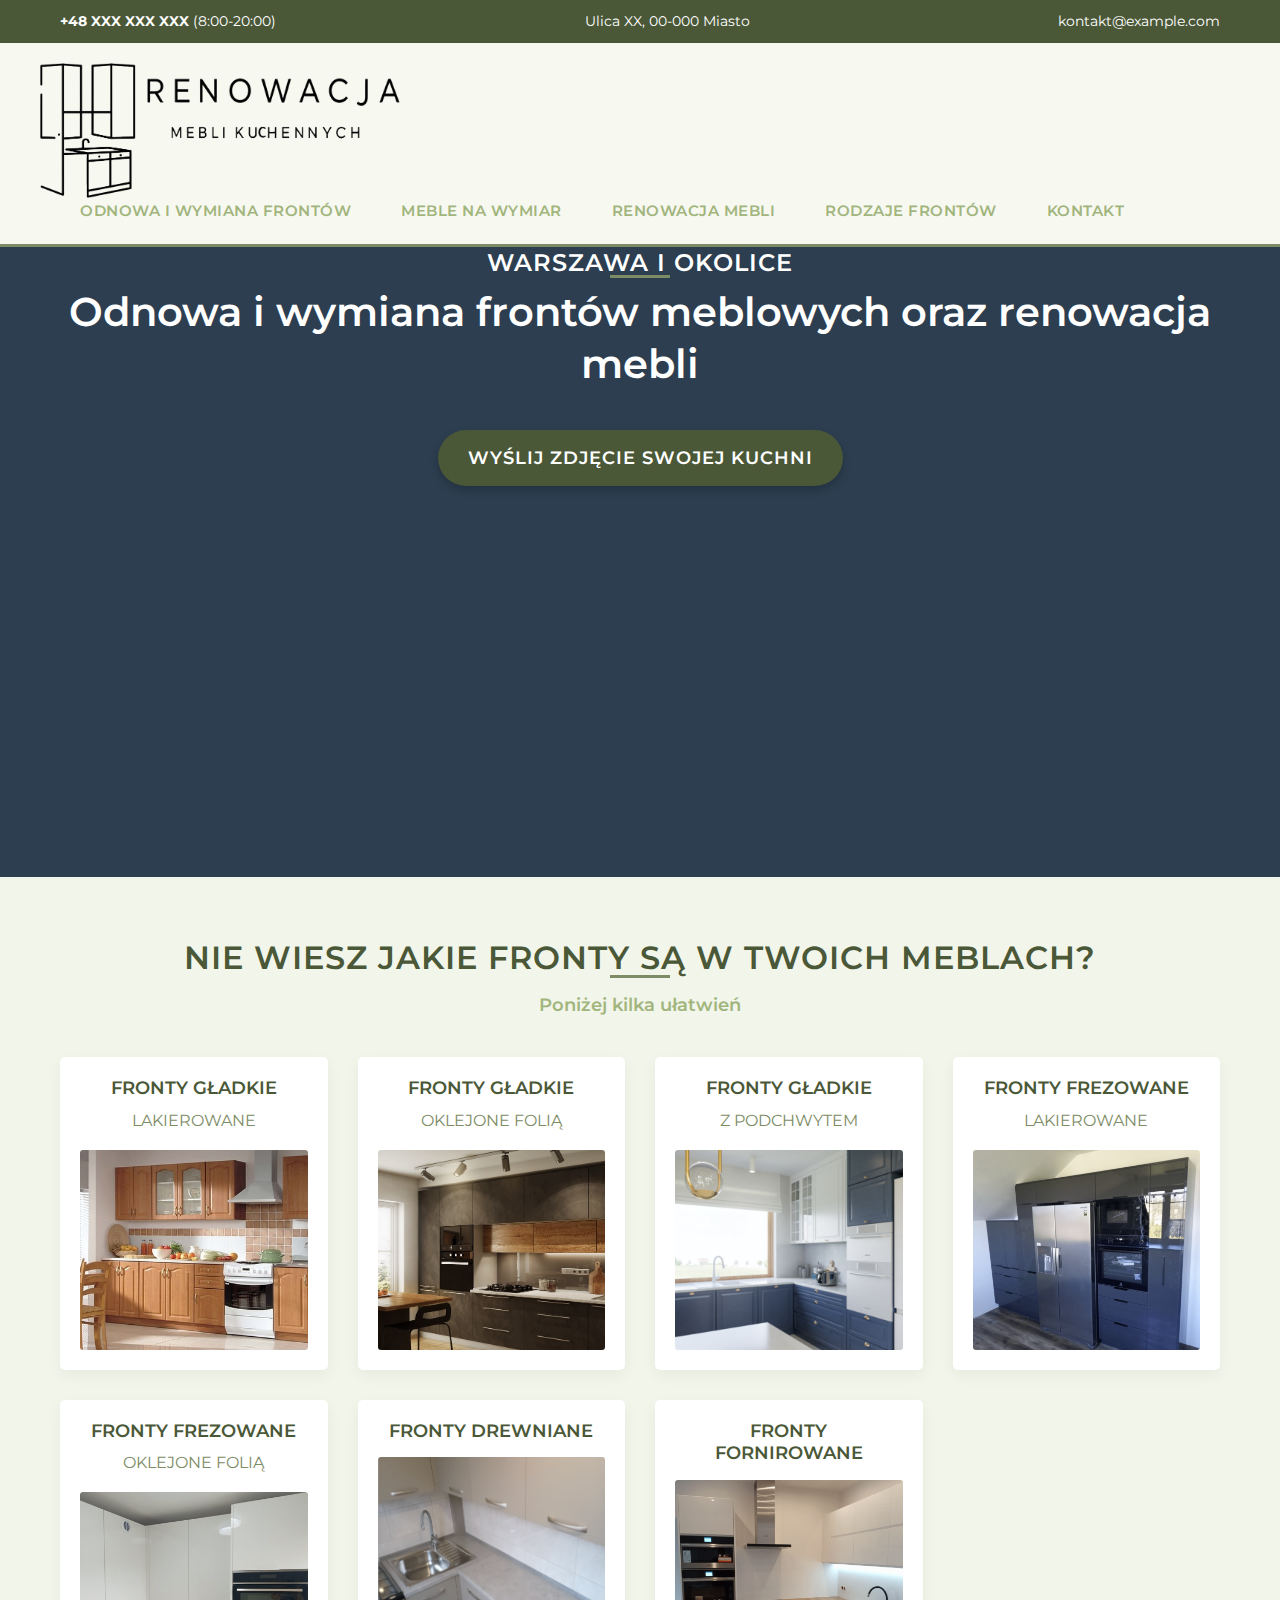
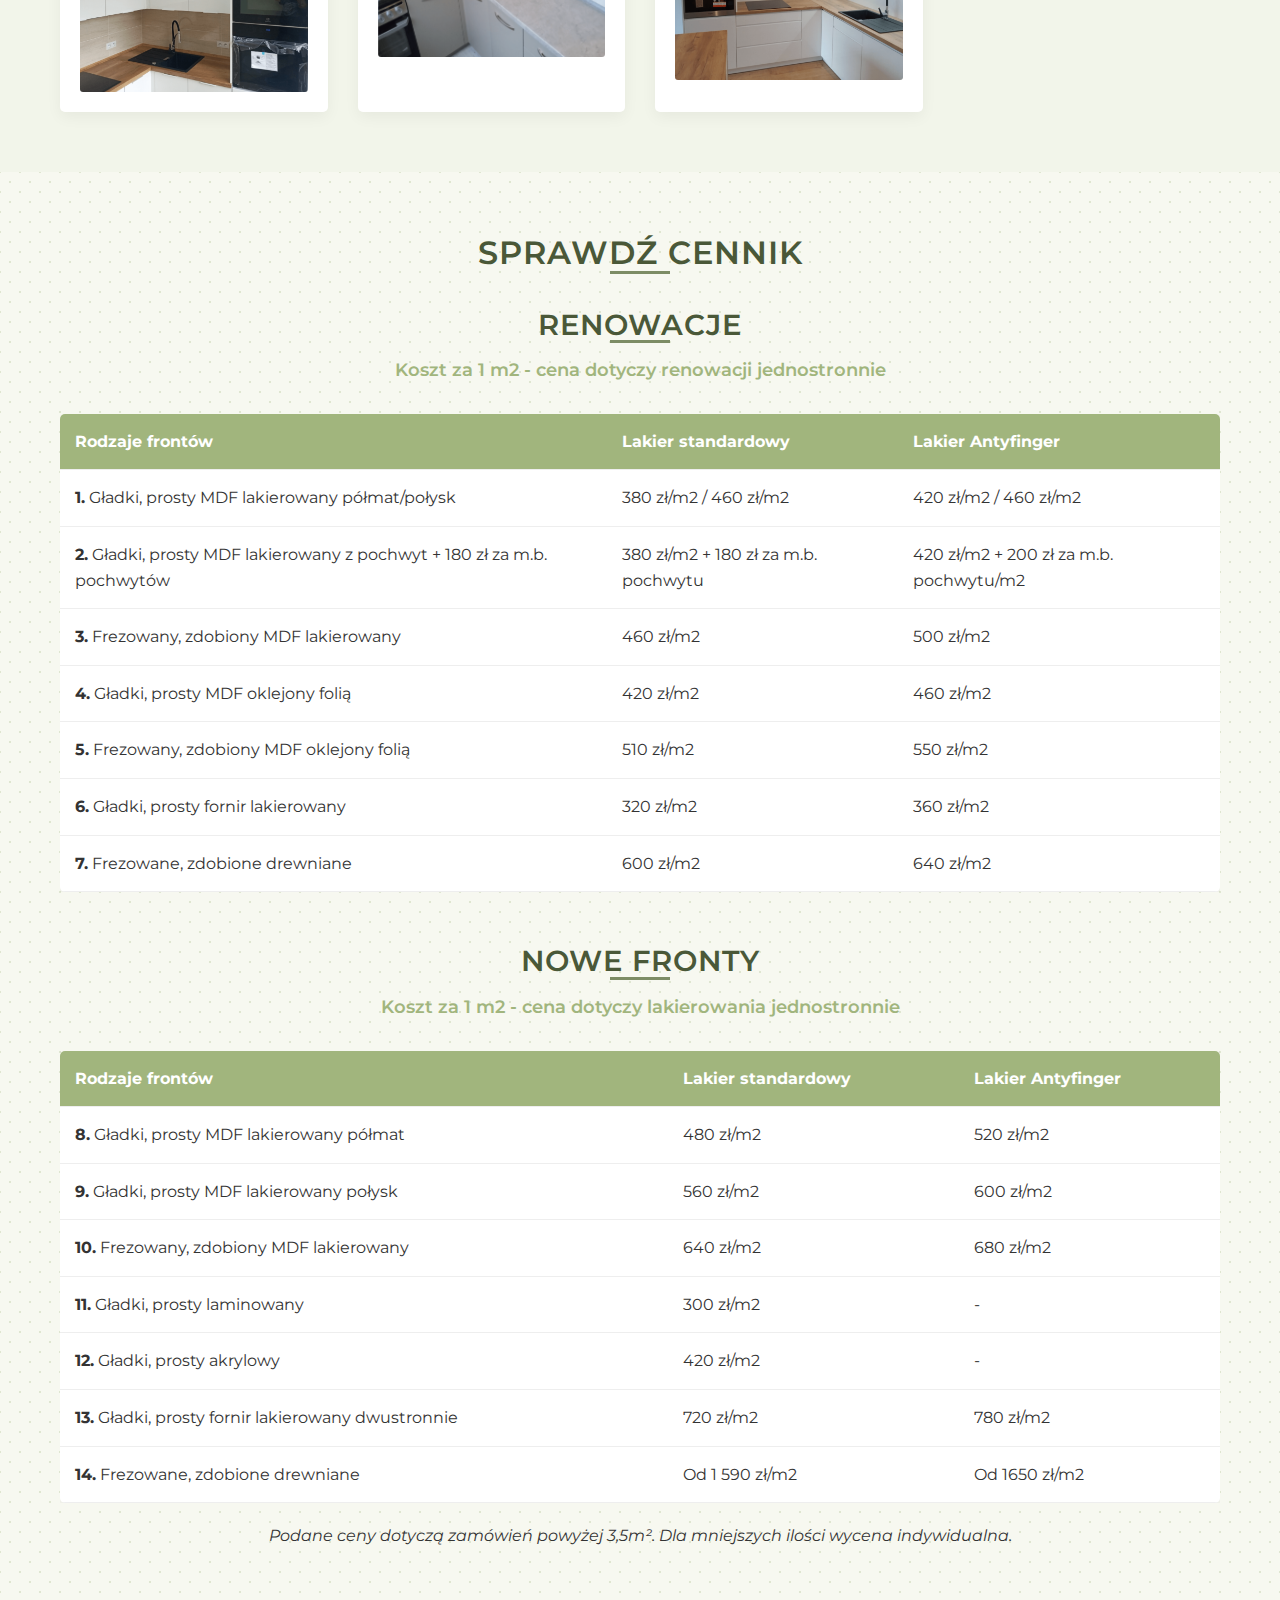
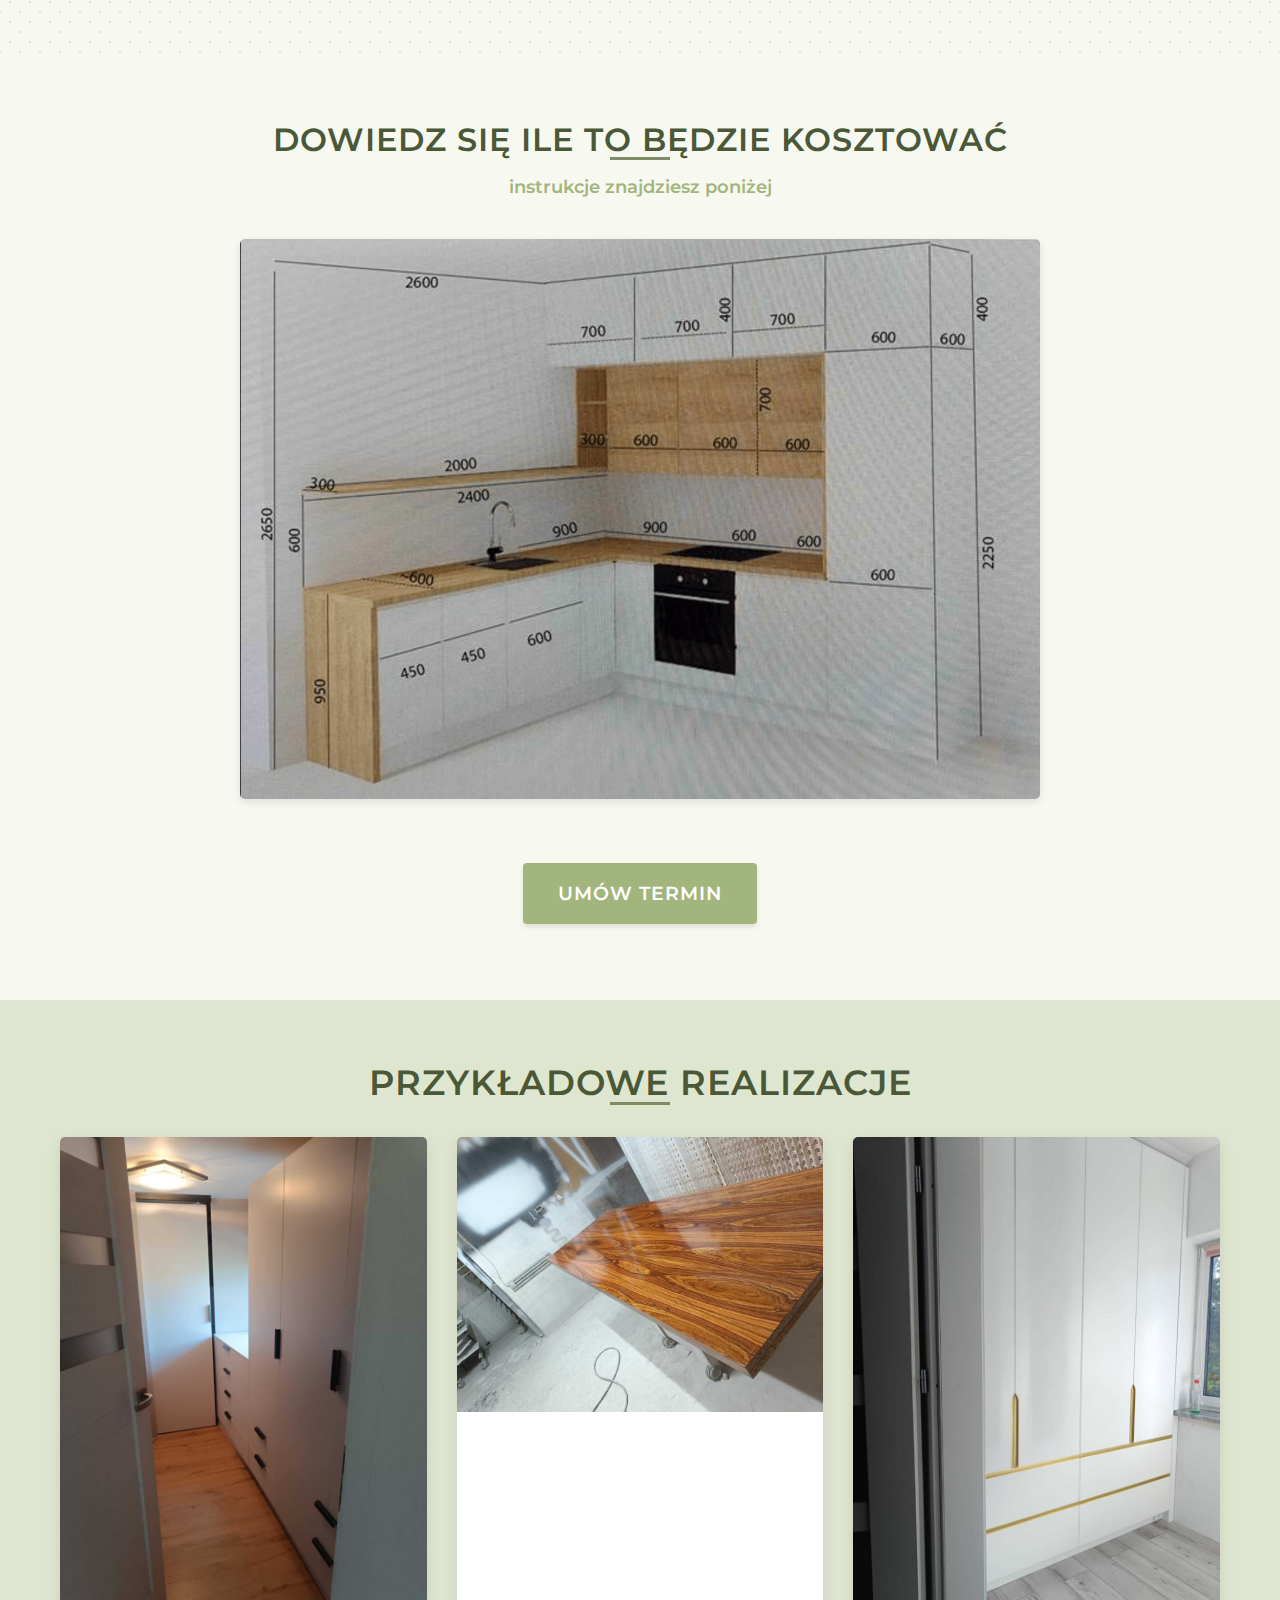
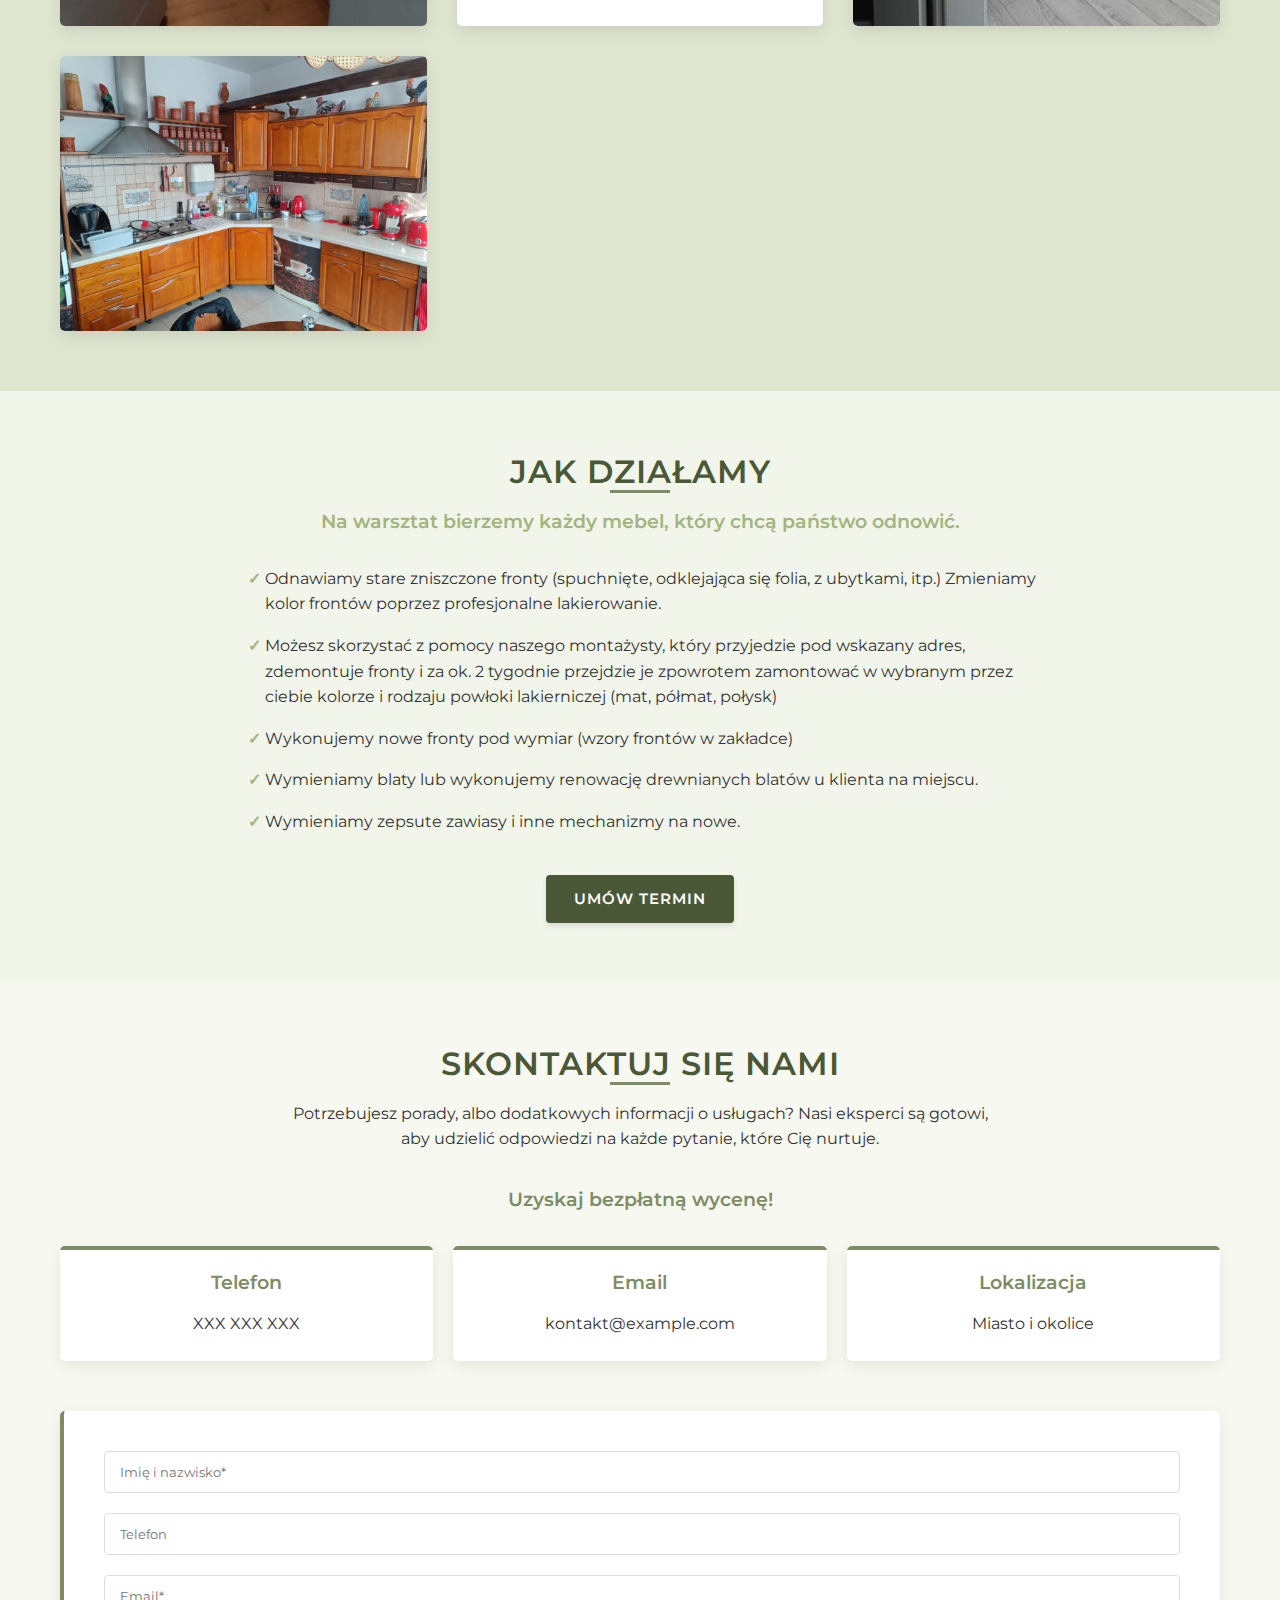
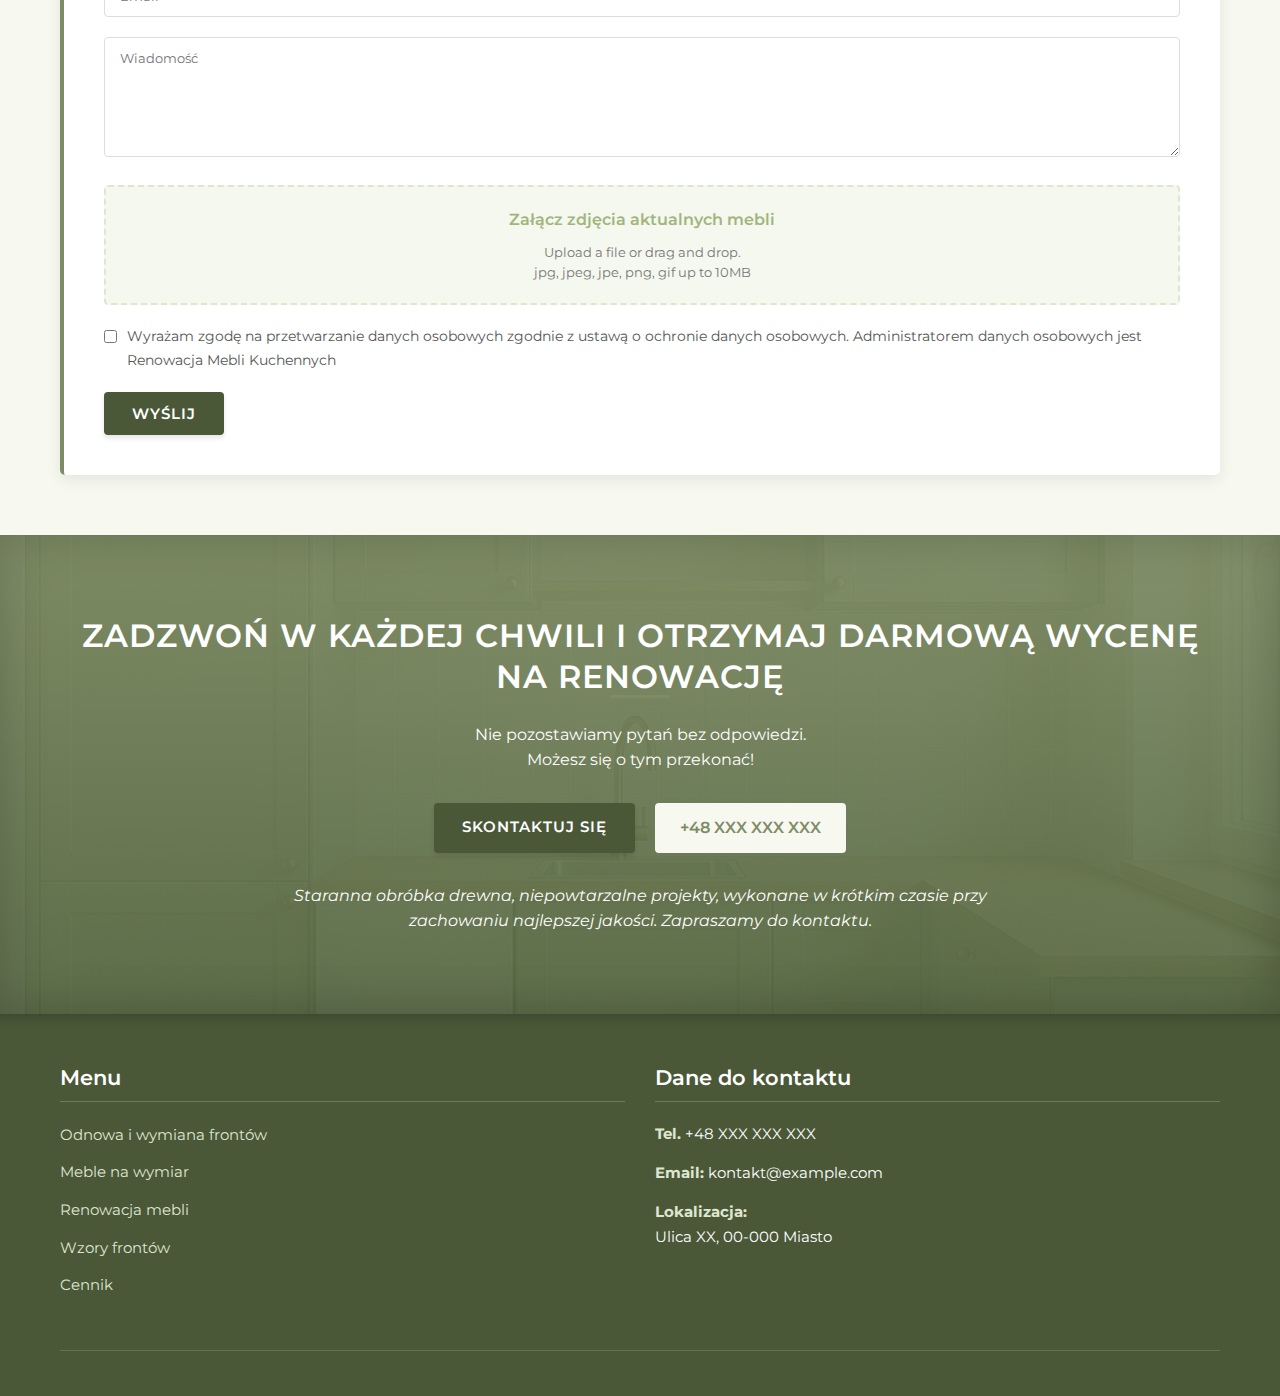
<file: index.html>
<!DOCTYPE html>
<html lang="pl">
<head>
    <meta charset="UTF-8">
    <meta name="viewport" content="width=device-width, initial-scale=1.0">
    <title>Renowacja Mebli Kuchennych</title>
    <link rel="stylesheet" href="css/styles.css">
    <link rel="stylesheet" href="https://cdnjs.cloudflare.com/ajax/libs/font-awesome/6.0.0-beta3/css/all.min.css">
</head>
<body>
    <header>
        <div class="top-bar">
            <div class="container">
                <div class="contact-info">
                    <span><strong>+48 XXX XXX XXX</strong> (8:00-20:00)</span>
                    <span>Ulica XX, 00-000 Miasto</span>
                    <span>kontakt@example.com</span>
                </div>
            </div>
        </div>
        <div class="main-header container">
            <div class="logo">
                <a href="index.html">
                    <img src="img/logo.png" alt="Renowacja Mebli Kuchennych">
                </a>
            </div>
            <nav>
                <ul>
                    <li><a href="odnowa-i-wymiana-frontow.html">ODNOWA I WYMIANA FRONTÓW</a></li>
                    <li><a href="meble-na-wymiar.html">MEBLE NA WYMIAR</a></li>
                    <li><a href="renowacja-mebli.html">RENOWACJA MEBLI</a></li>
                    <li><a href="rodzaje-frontow.html">RODZAJE FRONTÓW</a></li>
                    <li><a href="kontakt.html">KONTAKT</a></li>
                </ul>
            </nav>
        </div>
    </header>

    <section class="hero">
        <div class="container">
            <h2>Warszawa i okolice</h2>
            <h1>Odnowa i wymiana frontów meblowych oraz renowacja mebli</h1>
            <a href="#file-upload-section" class="btn" id="upload-kitchen-btn">WYŚLIJ ZDJĘCIE SWOJEJ KUCHNI</a>
        </div>
    </section>

    <section class="front-types">
        <div class="container">
            <h2>Nie wiesz jakie fronty są w Twoich meblach?</h2>
            <h5>Poniżej kilka ułatwień</h5>
            
            <div class="front-types-grid">
                <div class="front-type">
                    <h4>FRONTY GŁADKIE</h4>
                    <p>LAKIEROWANE</p>
                    <div class="front-image" style="background-image: url('img/front-gladkie-lakierowane.jpg');"></div>
                </div>
                <div class="front-type">
                    <h4>FRONTY GŁADKIE</h4>
                    <p>OKLEJONE FOLIĄ</p>
                    <div class="front-image" style="background-image: url('img/front-gladkie-oklejone.jpg');"></div>
                </div>
                <div class="front-type">
                    <h4>FRONTY GŁADKIE</h4>
                    <p>Z PODCHWYTEM</p>
                    <div class="front-image" style="background-image: url('img/front-gladkie-pochwyt.jpg');"></div>
                </div>
                <div class="front-type">
                    <h4>FRONTY FREZOWANE</h4>
                    <p>LAKIEROWANE</p>
                    <div class="front-image" style="background-image: url('img/front-frezowane-lakierowane.jpg');"></div>
                </div>
                <div class="front-type">
                    <h4>FRONTY FREZOWANE</h4>
                    <p>OKLEJONE FOLIĄ</p>
                    <div class="front-image" style="background-image: url('img/front-frezowane-oklejone.jpg');"></div>
                </div>
                <div class="front-type">
                    <h4>FRONTY DREWNIANE</h4>
                    <div class="front-image" style="background-image: url('img/front-drewniane.jpg');"></div>
                </div>
                <div class="front-type">
                    <h4>FRONTY FORNIROWANE</h4>
                    <div class="front-image" style="background-image: url('img/front-fornirowane.jpg');"></div>
                </div>
            </div>
        </div>
    </section>

    <section class="pricing" id="pricing">
        <div class="container">
            <h2>sprawdź cennik</h2>
            
            <div class="pricing-section">
                <h2>Renowacje</h2>
                <h5>Koszt za 1 m2 - cena dotyczy renowacji jednostronnie</h5>
                
                <div class="pricing-table">
                    <table>
                        <thead>
                            <tr>
                                <th>Rodzaje frontów</th>
                                <th>Lakier standardowy</th>
                                <th>Lakier Antyfinger</th>
                            </tr>
                        </thead>
                        <tbody>
                            <tr>
                                <td><strong>1.</strong> Gładki, prosty MDF lakierowany półmat/połysk</td>
                                <td>380 zł/m2 / 460 zł/m2</td>
                                <td>420 zł/m2 / 460 zł/m2</td>
                            </tr>
                            <tr>
                                <td><strong>2.</strong> Gładki, prosty MDF lakierowany z pochwyt + 180 zł za m.b. pochwytów</td>
                                <td>380 zł/m2 + 180 zł za m.b. pochwytu</td>
                                <td>420 zł/m2 + 200 zł za m.b. pochwytu/m2</td>
                            </tr>
                            <tr>
                                <td><strong>3.</strong> Frezowany, zdobiony MDF lakierowany</td>
                                <td>460 zł/m2</td>
                                <td>500 zł/m2</td>
                            </tr>
                            <tr>
                                <td><strong>4.</strong> Gładki, prosty MDF oklejony folią</td>
                                <td>420 zł/m2</td>
                                <td>460 zł/m2</td>
                            </tr>
                            <tr>
                                <td><strong>5.</strong> Frezowany, zdobiony MDF oklejony folią</td>
                                <td>510 zł/m2</td>
                                <td>550 zł/m2</td>
                            </tr>
                            <tr>
                                <td><strong>6.</strong> Gładki, prosty fornir lakierowany</td>
                                <td>320 zł/m2</td>
                                <td>360 zł/m2</td>
                            </tr>
                            <tr>
                                <td><strong>7.</strong> Frezowane, zdobione drewniane</td>
                                <td>600 zł/m2</td>
                                <td>640 zł/m2</td>
                            </tr>
                        </tbody>
                    </table>
                </div>
            </div>
            
            <div class="pricing-section">
                <h2>Nowe fronty</h2>
                <h5>Koszt za 1 m2 - cena dotyczy lakierowania jednostronnie</h5>
                
                <div class="pricing-table">
                    <table>
                        <thead>
                            <tr>
                                <th>Rodzaje frontów</th>
                                <th>Lakier standardowy</th>
                                <th>Lakier Antyfinger</th>
                            </tr>
                        </thead>
                        <tbody>
                            <tr>
                                <td><strong>8.</strong> Gładki, prosty MDF lakierowany półmat</td>
                                <td>480 zł/m2</td>
                                <td>520 zł/m2</td>
                            </tr>
                            <tr>
                                <td><strong>9.</strong> Gładki, prosty MDF lakierowany połysk</td>
                                <td>560 zł/m2</td>
                                <td>600 zł/m2</td>
                            </tr>
                            <tr>
                                <td><strong>10.</strong> Frezowany, zdobiony MDF lakierowany</td>
                                <td>640 zł/m2</td>
                                <td>680 zł/m2</td>
                            </tr>
                            <tr>
                                <td><strong>11.</strong> Gładki, prosty laminowany</td>
                                <td>300 zł/m2</td>
                                <td>-</td>
                            </tr>
                            <tr>
                                <td><strong>12.</strong> Gładki, prosty akrylowy</td>
                                <td>420 zł/m2</td>
                                <td>-</td>
                            </tr>
                            <tr>
                                <td><strong>13.</strong> Gładki, prosty fornir lakierowany dwustronnie</td>
                                <td>720 zł/m2</td>
                                <td>780 zł/m2</td>
                            </tr>
                            <tr>
                                <td><strong>14.</strong> Frezowane, zdobione drewniane</td>
                                <td>Od 1 590 zł/m2</td>
                                <td>Od 1650 zł/m2</td>
                            </tr>
                        </tbody>
                    </table>
                </div>
                
                <p class="pricing-note">Podane ceny dotyczą zamówień powyżej 3,5m². Dla mniejszych ilości wycena indywidualna.</p>
            </div>
        </div>
    </section>

    <section class="calculation">
        <div class="container">
            <h2>dowiedz się ile to będzie kosztować</h2>
            <h5>instrukcje znajdziesz poniżej</h5>
            
            <div class="calculation-image">
                <img src="img/kalkulacja.png" alt="Przykładowe obliczenie kosztów renowacji">
            </div>
            
            <a href="kontakt.html" class="btn btn-blink">UMÓW TERMIN</a>
        </div>
    </section>

    <section class="examples">
        <div class="container">
            <h2>przykładowe realizacje</h2>
            <div class="examples-gallery">
                <div class="example-item">
                    <img src="img/example-1.jpg" alt="Przykładowa realizacja 1">
                </div>
                <div class="example-item">
                    <img src="img/example-2.jpg" alt="Przykładowa realizacja 2">
                </div>
                <div class="example-item">
                    <img src="img/example-3.jpg" alt="Przykładowa realizacja 3">
                </div>
                <div class="example-item">
                    <img src="img/example-4.jpg" alt="Przykładowa realizacja 4">
                </div>
            </div>
        </div>
    </section>

    <section class="services">
        <div class="container">
            <h2>Jak działamy</h2>
            <h5>Na warsztat bierzemy każdy mebel, który chcą państwo odnowić.</h5>
            
            <div class="service-list">
                <p>Odnawiamy stare zniszczone fronty (spuchnięte, odklejająca się folia, z ubytkami, itp.) Zmieniamy kolor frontów poprzez profesjonalne lakierowanie.</p>
                <p>Możesz skorzystać z pomocy naszego montażysty, który przyjedzie pod wskazany adres, zdemontuje fronty i za ok. 2 tygodnie przejdzie je zpowrotem zamontować w wybranym przez ciebie kolorze i rodzaju powłoki lakierniczej (mat, półmat, połysk)</p>
                <p>Wykonujemy nowe fronty pod wymiar (wzory frontów w zakładce)</p>
                <p>Wymieniamy blaty lub wykonujemy renowację drewnianych blatów u klienta na miejscu.</p>
                <p>Wymieniamy zepsute zawiasy i inne mechanizmy na nowe.</p>
            </div>
            
            <a href="kontakt.html" class="btn">UMÓW TERMIN</a>
        </div>
    </section>

    <section class="contact">
        <div class="container">
            <h2>Skontaktuj się nami</h2>
            <p>Potrzebujesz porady, albo dodatkowych informacji o usługach? Nasi eksperci są gotowi, aby udzielić odpowiedzi na każde pytanie, które Cię nurtuje.</p>
            <p class="contact-highlight">Uzyskaj bezpłatną wycenę!</p>
            
            <div class="contact-info-blocks">
                <div class="contact-block">
                    <h3>Telefon</h3>
                    <p>XXX XXX XXX</p>
                </div>
                <div class="contact-block">
                    <h3>Email</h3>
                    <p>kontakt@example.com</p>
                </div>
                <div class="contact-block">
                    <h3>Lokalizacja</h3>
                    <p>Miasto i okolice</p>
                </div>
            </div>
            
            <div class="contact-form">
                <form>
                    <div class="form-group">
                        <input type="text" placeholder="Imię i nazwisko*" required>
                    </div>
                    <div class="form-group">
                        <input type="tel" placeholder="Telefon">
                    </div>
                    <div class="form-group">
                        <input type="email" placeholder="Email*" required>
                    </div>
                    <div class="form-group">
                        <textarea placeholder="Wiadomość"></textarea>
                    </div>
                    <div class="form-group file-upload" id="file-upload-section">
                        <label>
                            Załącz zdjęcia aktualnych mebli
                            <input type="file" multiple accept="image/jpeg,image/png,image/gif">
                        </label>
                        <p class="file-hint">Upload a file or drag and drop.<br>jpg, jpeg, jpe, png, gif up to 10MB</p>
                    </div>
                    <div class="form-group consent">
                        <input type="checkbox" id="consent" required>
                        <label for="consent">Wyrażam zgodę na przetwarzanie danych osobowych zgodnie z ustawą o ochronie danych osobowych. Administratorem danych osobowych jest Renowacja Mebli Kuchennych</label>
                    </div>
                    <button type="submit" class="btn">Wyślij</button>
                </form>
            </div>
        </div>
    </section>

    <section class="call-to-action">
        <div class="container">
            <h2>Zadzwoń w każdej chwili i otrzymaj darmową wycenę na renowację</h2>
            <p>Nie pozostawiamy pytań bez odpowiedzi.<br>Możesz się o tym przekonać!</p>
            <div class="cta-buttons">
                <a href="kontakt.html" class="btn">Skontaktuj się</a>
                <a href="tel:+48XXXXXXXXX" class="phone-btn">+48 XXX XXX XXX</a>
            </div>
            <p class="cta-footer">Staranna obróbka drewna, niepowtarzalne projekty, wykonane w krótkim czasie przy zachowaniu najlepszej jakości. Zapraszamy do kontaktu.</p>
        </div>
    </section>

    <footer>
        <div class="container">
            <div class="footer-columns">
                <div class="footer-menu">
                    <h3>Menu</h3>
                    <ul>
                        <li><a href="odnowa-i-wymiana-frontow.html">Odnowa i wymiana frontów</a></li>
                        <li><a href="meble-na-wymiar.html">Meble na wymiar</a></li>
                        <li><a href="renowacja-mebli.html">Renowacja mebli</a></li>
                        <li><a href="rodzaje-frontow.html">Wzory frontów</a></li>
                        <li><a href="#pricing">Cennik</a></li>
                    </ul>
                </div>
                <div class="footer-contact">
                    <h3>Dane do kontaktu</h3>
                    <p><strong>Tel.</strong> +48 XXX XXX XXX</p>
                    <p><strong>Email:</strong> kontakt@example.com</p>
                    <p><strong>Lokalizacja:</strong><br>Ulica XX, 00-000 Miasto</p>
                </div>
            </div>
            <div class="footer-bottom">
                <p></p>
            </div>
        </div>
    </footer>

    <script src="js/script.js"></script>
</body>
</html>
</file>
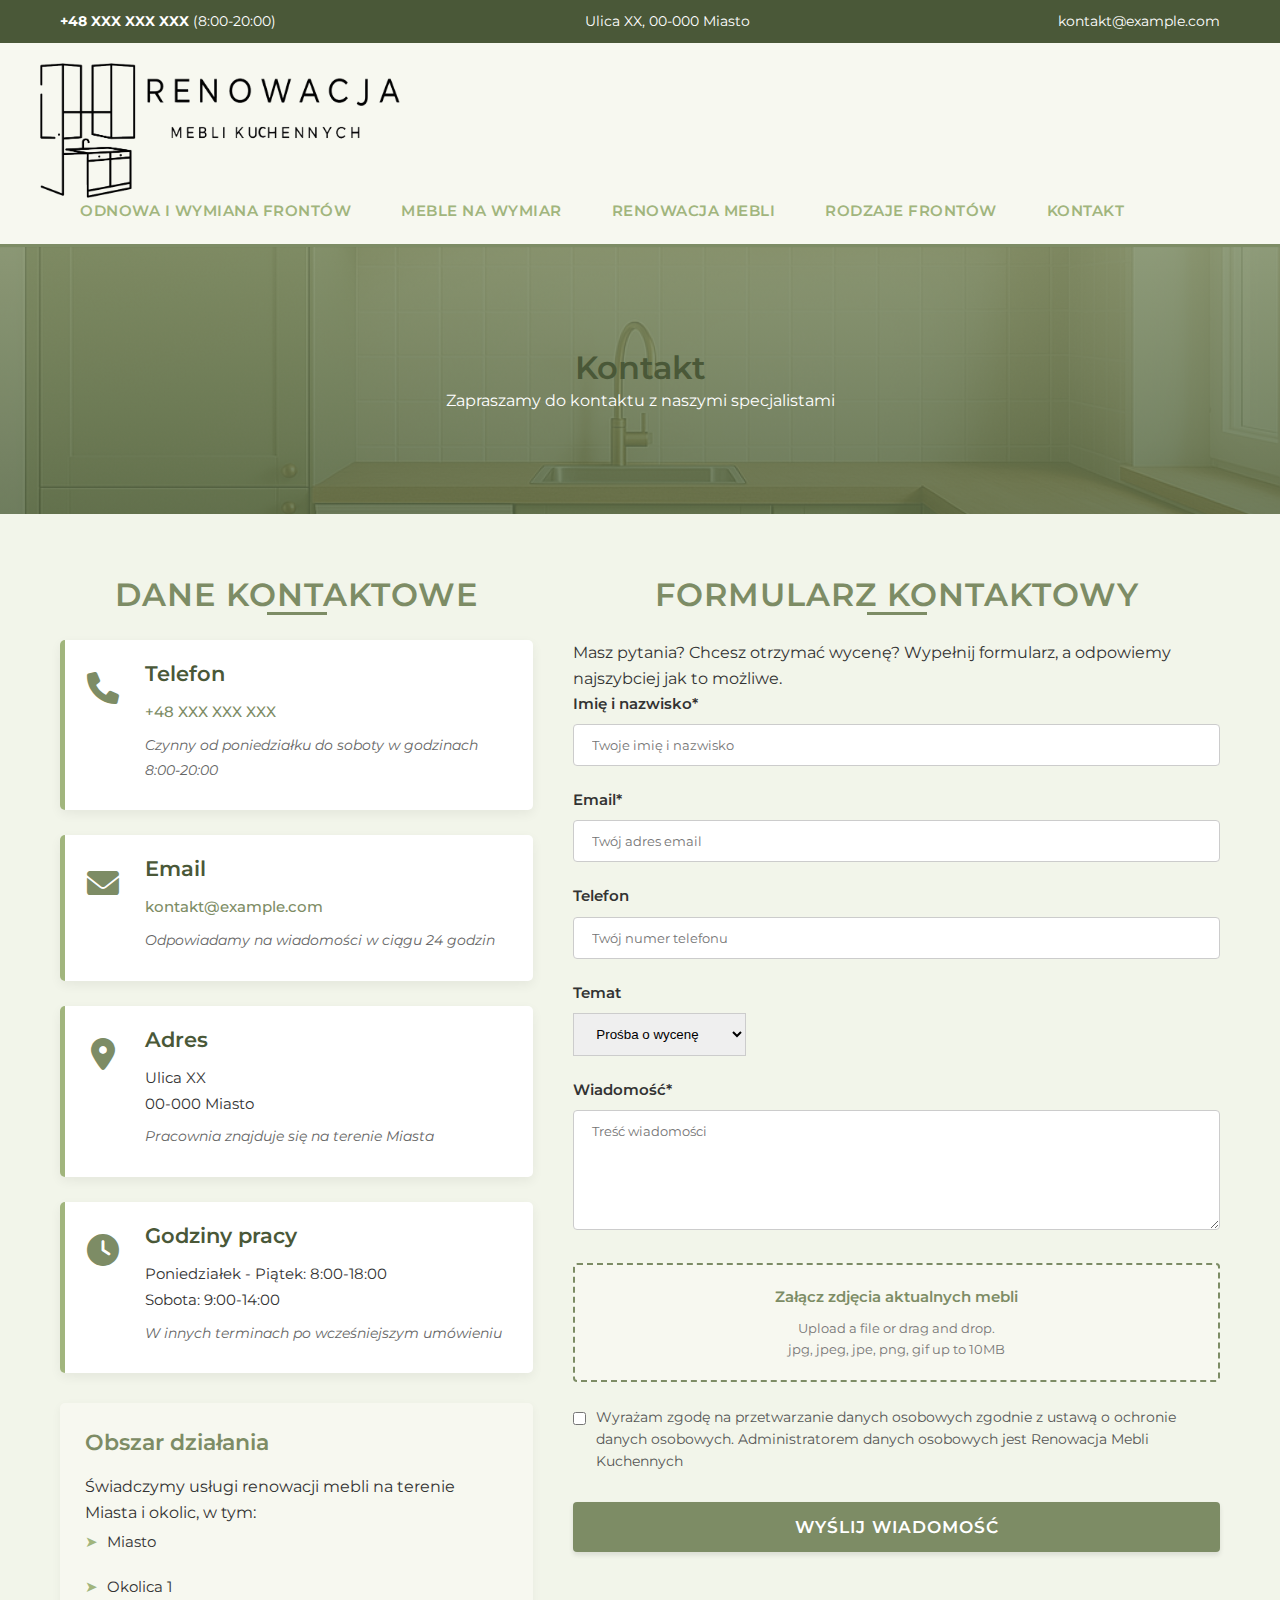
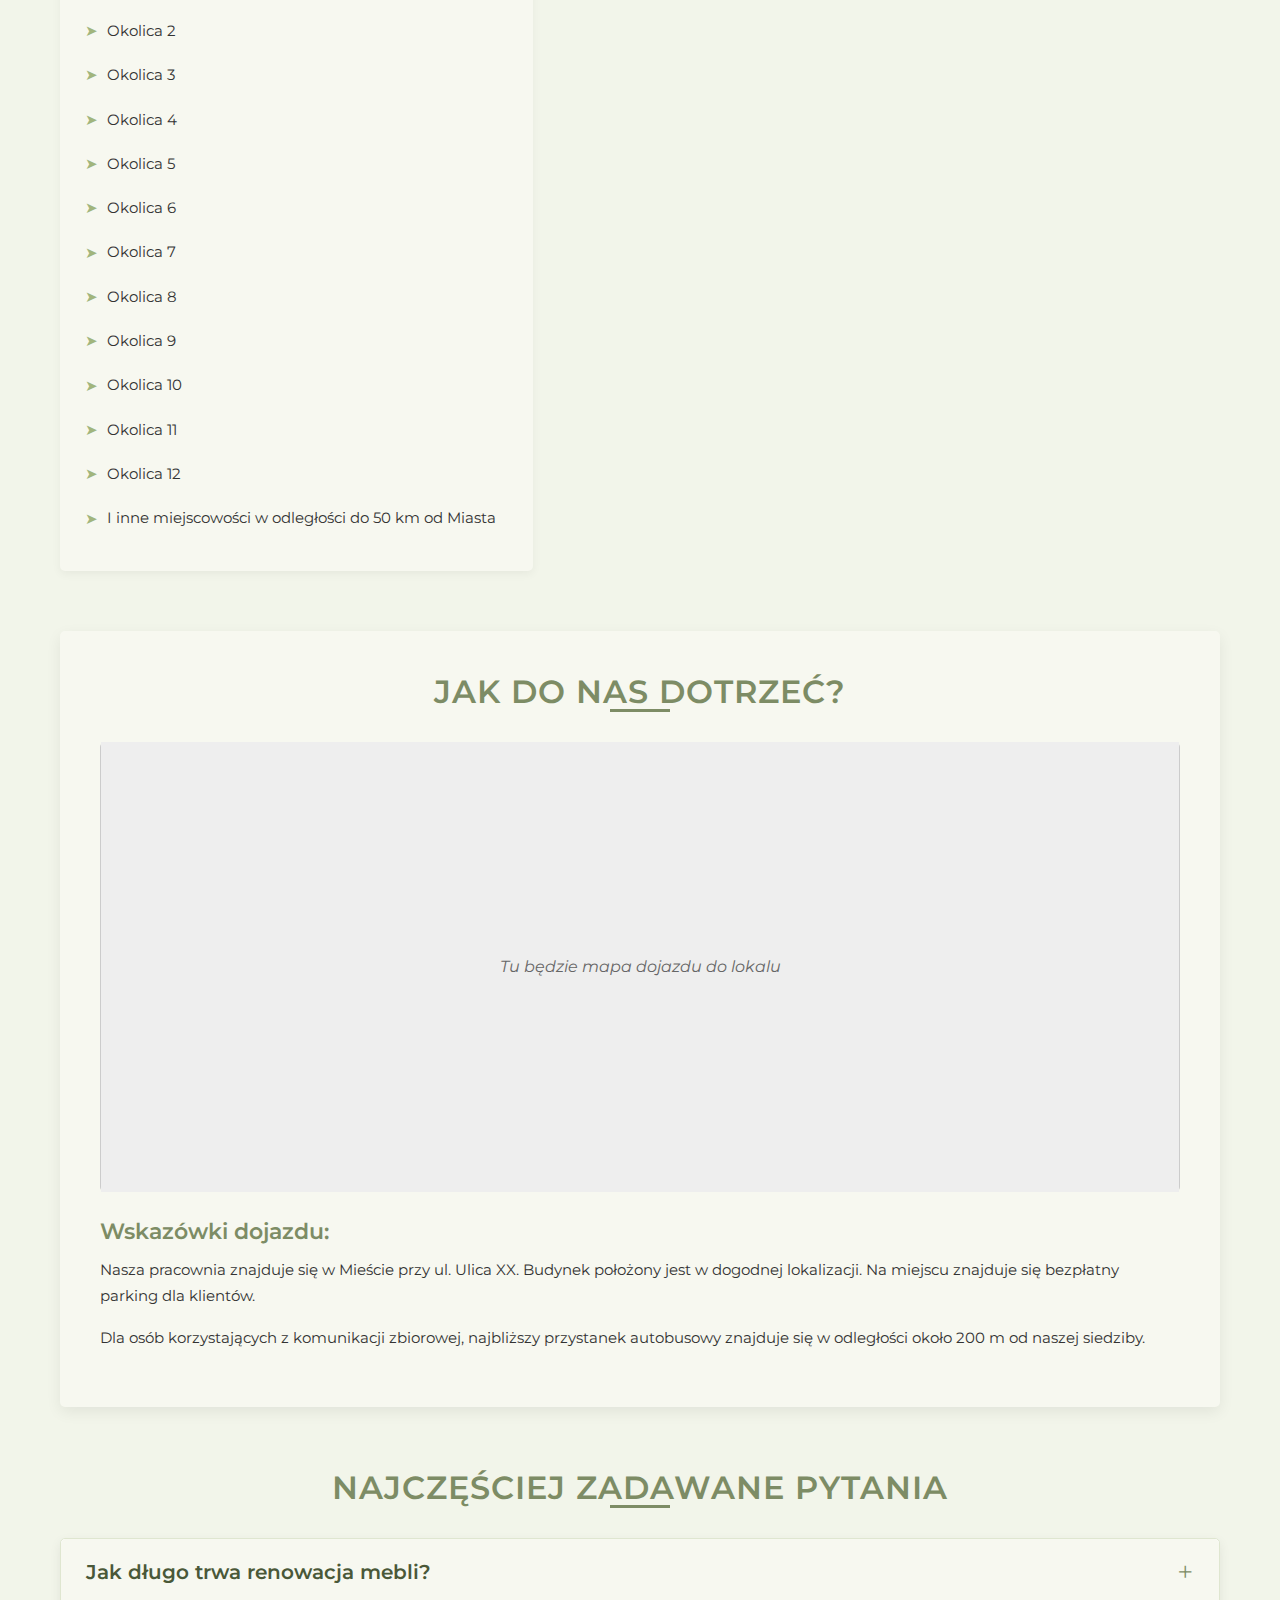
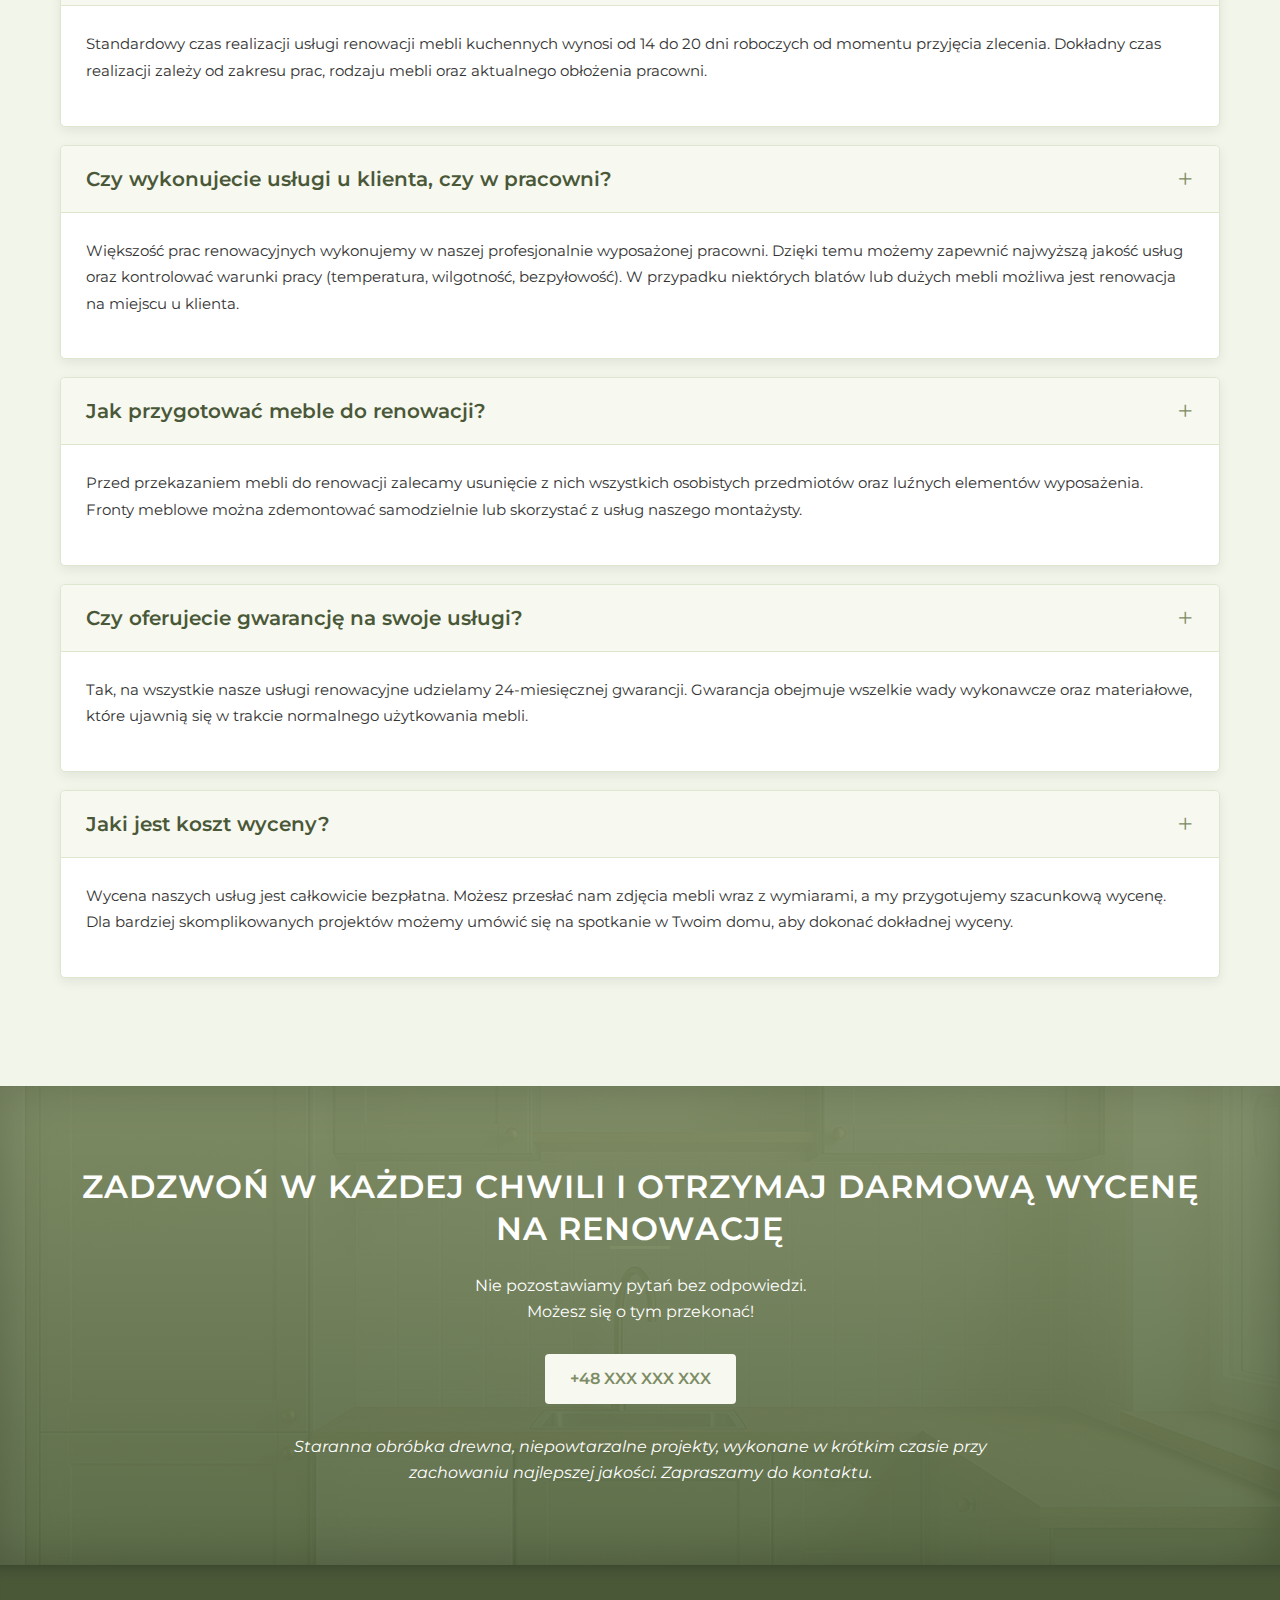
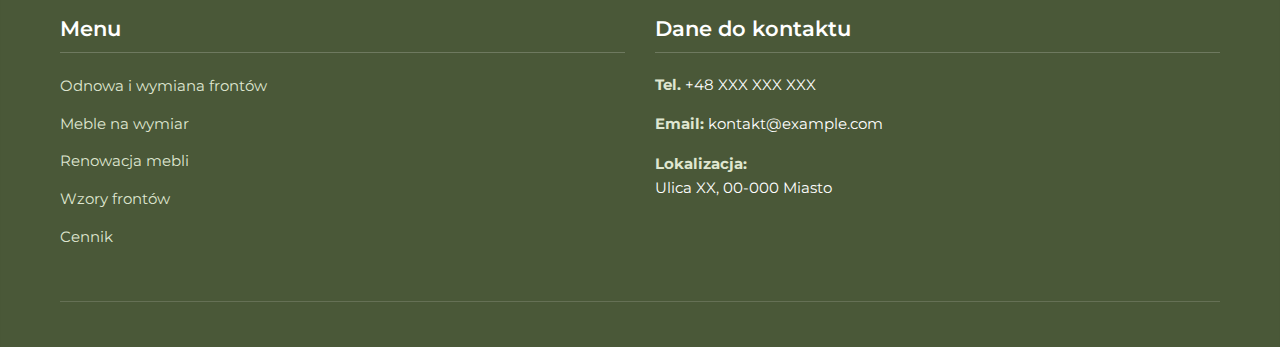
<file: kontakt.html>
<!DOCTYPE html>
<html lang="pl">
<head>
    <meta charset="UTF-8">
    <meta name="viewport" content="width=device-width, initial-scale=1.0">
    <title>Kontakt - Renowacja Mebli Kuchennych</title>
    <link rel="stylesheet" href="css/styles.css">
    <link rel="stylesheet" href="https://cdnjs.cloudflare.com/ajax/libs/font-awesome/6.0.0-beta3/css/all.min.css">
</head>
<body>
    <header>
        <div class="top-bar">
            <div class="container">
                <div class="contact-info">
                    <span><strong>+48 XXX XXX XXX</strong> (8:00-20:00)</span>
                    <span>Ulica XX, 00-000 Miasto</span>
                    <span>kontakt@example.com</span>
                </div>
            </div>
        </div>
        <div class="main-header container">
            <div class="logo">
                <a href="index.html">
                    <img src="img/logo.png" alt="Renowacja Mebli Kuchennych">
                </a>
            </div>
            <nav>
                <ul>
                    <li><a href="odnowa-i-wymiana-frontow.html">ODNOWA I WYMIANA FRONTÓW</a></li>
                    <li><a href="meble-na-wymiar.html">MEBLE NA WYMIAR</a></li>
                    <li><a href="renowacja-mebli.html">RENOWACJA MEBLI</a></li>
                    <li><a href="rodzaje-frontow.html">RODZAJE FRONTÓW</a></li>
                    <li><a href="kontakt.html" class="active">KONTAKT</a></li>
                </ul>
            </nav>
        </div>
    </header>

    <section class="subpage-hero">
        <div class="container">
            <h1>Kontakt</h1>
            <p>Zapraszamy do kontaktu z naszymi specjalistami</p>
        </div>
    </section>

    <section class="contact-page">
        <div class="container">
            <div class="contact-columns">
                <div class="contact-info-col">
                    <h2>Dane kontaktowe</h2>
                    <div class="contact-detail">
                        <div class="icon">
                            <i class="fas fa-phone"></i>
                        </div>
                        <div class="content">
                            <h3>Telefon</h3>
                            <p><a href="tel:+48XXXXXXXXX">+48 XXX XXX XXX</a></p>
                            <p class="small">Czynny od poniedziałku do soboty w godzinach 8:00-20:00</p>
                        </div>
                    </div>
                    
                    <div class="contact-detail">
                        <div class="icon">
                            <i class="fas fa-envelope"></i>
                        </div>
                        <div class="content">
                            <h3>Email</h3>
                            <p><a href="mailto:kontakt@example.com">kontakt@example.com</a></p>
                            <p class="small">Odpowiadamy na wiadomości w ciągu 24 godzin</p>
                        </div>
                    </div>
                    
                    <div class="contact-detail">
                        <div class="icon">
                            <i class="fas fa-map-marker-alt"></i>
                        </div>
                        <div class="content">
                            <h3>Adres</h3>
                            <p>Ulica XX<br>00-000 Miasto</p>
                            <p class="small">Pracownia znajduje się na terenie Miasta</p>
                        </div>
                    </div>
                    
                    <div class="contact-detail">
                        <div class="icon">
                            <i class="fas fa-clock"></i>
                        </div>
                        <div class="content">
                            <h3>Godziny pracy</h3>
                            <p>Poniedziałek - Piątek: 8:00-18:00<br>Sobota: 9:00-14:00</p>
                            <p class="small">W innych terminach po wcześniejszym umówieniu</p>
                        </div>
                    </div>
                    
                    <div class="service-area">
                        <h3>Obszar działania</h3>
                        <p>Świadczymy usługi renowacji mebli na terenie Miasta i okolic, w tym:</p>
                        <ul class="area-list">
                            <li>Miasto</li>
                            <li>Okolica 1</li>
                            <li>Okolica 2</li>
                            <li>Okolica 3</li>
                            <li>Okolica 4</li>
                            <li>Okolica 5</li>
                            <li>Okolica 6</li>
                            <li>Okolica 7</li>
                            <li>Okolica 8</li>
                            <li>Okolica 9</li>
                            <li>Okolica 10</li>
                            <li>Okolica 11</li>
                            <li>Okolica 12</li>
                            <li>I inne miejscowości w odległości do 50 km od Miasta</li>
                        </ul>
                    </div>
                </div>
                
                <div class="contact-form-col">
                    <h2>Formularz kontaktowy</h2>
                    <p>Masz pytania? Chcesz otrzymać wycenę? Wypełnij formularz, a odpowiemy najszybciej jak to możliwe.</p>
                    
                    <form class="contact-page-form">
                        <div class="form-group">
                            <label for="name">Imię i nazwisko*</label>
                            <input type="text" id="name" placeholder="Twoje imię i nazwisko" required>
                        </div>
                        
                        <div class="form-group">
                            <label for="email">Email*</label>
                            <input type="email" id="email" placeholder="Twój adres email" required>
                        </div>
                        
                        <div class="form-group">
                            <label for="phone">Telefon</label>
                            <input type="tel" id="phone" placeholder="Twój numer telefonu">
                        </div>
                        
                        <div class="form-group">
                            <label for="subject">Temat</label>
                            <select id="subject">
                                <option value="wycena">Prośba o wycenę</option>
                                <option value="pytanie">Pytanie o usługę</option>
                                <option value="termin">Umówienie terminu</option>
                                <option value="inne">Inne</option>
                            </select>
                        </div>
                        
                        <div class="form-group">
                            <label for="message">Wiadomość*</label>
                            <textarea id="message" placeholder="Treść wiadomości" required></textarea>
                        </div>
                        
                        <div class="form-group file-upload">
                            <label for="files">
                                Załącz zdjęcia aktualnych mebli
                                <input type="file" id="files" multiple accept="image/jpeg,image/png,image/gif">
                            </label>
                            <p class="file-hint">Upload a file or drag and drop.<br>jpg, jpeg, jpe, png, gif up to 10MB</p>
                        </div>
                        
                        <div class="form-group consent">
                            <input type="checkbox" id="consent" required>
                            <label for="consent">Wyrażam zgodę na przetwarzanie danych osobowych zgodnie z ustawą o ochronie danych osobowych. Administratorem danych osobowych jest Renowacja Mebli Kuchennych</label>
                        </div>
                        
                        <button type="submit" class="btn">Wyślij wiadomość</button>
                    </form>
                </div>
            </div>
            
            <div class="map-section">
                <h2>Jak do nas dotrzeć?</h2>
                <div class="map-container">
                    <!-- Map placeholder -->
                    <div style="width: 100%; height: 450px; background-color: #eee; display: flex; align-items: center; justify-content: center; color: #666; text-align: center;">
                        <p>Tu będzie mapa dojazdu do lokalu</p>
                    </div>
                </div>
                <div class="directions">
                    <h3>Wskazówki dojazdu:</h3>
                    <p>Nasza pracownia znajduje się w Mieście przy ul. Ulica XX. Budynek położony jest w dogodnej lokalizacji. Na miejscu znajduje się bezpłatny parking dla klientów.</p>
                    <p>Dla osób korzystających z komunikacji zbiorowej, najbliższy przystanek autobusowy znajduje się w odległości około 200 m od naszej siedziby.</p>
                </div>
            </div>
            
            <div class="faq-section">
                <h2>Najczęściej zadawane pytania</h2>
                <div class="faq-items">
                    <div class="faq-item">
                        <h3>Jak długo trwa renowacja mebli?</h3>
                        <p>Standardowy czas realizacji usługi renowacji mebli kuchennych wynosi od 14 do 20 dni roboczych od momentu przyjęcia zlecenia. Dokładny czas realizacji zależy od zakresu prac, rodzaju mebli oraz aktualnego obłożenia pracowni.</p>
                    </div>
                    <div class="faq-item">
                        <h3>Czy wykonujecie usługi u klienta, czy w pracowni?</h3>
                        <p>Większość prac renowacyjnych wykonujemy w naszej profesjonalnie wyposażonej pracowni. Dzięki temu możemy zapewnić najwyższą jakość usług oraz kontrolować warunki pracy (temperatura, wilgotność, bezpyłowość). W przypadku niektórych blatów lub dużych mebli możliwa jest renowacja na miejscu u klienta.</p>
                    </div>
                    <div class="faq-item">
                        <h3>Jak przygotować meble do renowacji?</h3>
                        <p>Przed przekazaniem mebli do renowacji zalecamy usunięcie z nich wszystkich osobistych przedmiotów oraz luźnych elementów wyposażenia. Fronty meblowe można zdemontować samodzielnie lub skorzystać z usług naszego montażysty.</p>
                    </div>
                    <div class="faq-item">
                        <h3>Czy oferujecie gwarancję na swoje usługi?</h3>
                        <p>Tak, na wszystkie nasze usługi renowacyjne udzielamy 24-miesięcznej gwarancji. Gwarancja obejmuje wszelkie wady wykonawcze oraz materiałowe, które ujawnią się w trakcie normalnego użytkowania mebli.</p>
                    </div>
                    <div class="faq-item">
                        <h3>Jaki jest koszt wyceny?</h3>
                        <p>Wycena naszych usług jest całkowicie bezpłatna. Możesz przesłać nam zdjęcia mebli wraz z wymiarami, a my przygotujemy szacunkową wycenę. Dla bardziej skomplikowanych projektów możemy umówić się na spotkanie w Twoim domu, aby dokonać dokładnej wyceny.</p>
                    </div>
                </div>
            </div>
        </div>
    </section>

    <section class="call-to-action">
        <div class="container">
            <h2>Zadzwoń w każdej chwili i otrzymaj darmową wycenę na renowację</h2>
            <p>Nie pozostawiamy pytań bez odpowiedzi.<br>Możesz się o tym przekonać!</p>
            <div class="cta-buttons">
                <a href="tel:+48XXXXXXXXX" class="phone-btn">+48 XXX XXX XXX</a>
            </div>
            <p class="cta-footer">Staranna obróbka drewna, niepowtarzalne projekty, wykonane w krótkim czasie przy zachowaniu najlepszej jakości. Zapraszamy do kontaktu.</p>
        </div>
    </section>

    <footer>
        <div class="container">
            <div class="footer-columns">
                <div class="footer-menu">
                    <h3>Menu</h3>
                    <ul>
                        <li><a href="odnowa-i-wymiana-frontow.html">Odnowa i wymiana frontów</a></li>
                        <li><a href="meble-na-wymiar.html">Meble na wymiar</a></li>
                        <li><a href="renowacja-mebli.html">Renowacja mebli</a></li>
                        <li><a href="rodzaje-frontow.html">Wzory frontów</a></li>
                        <li><a href="index.html#pricing">Cennik</a></li>
                    </ul>
                </div>
                <div class="footer-contact">
                    <h3>Dane do kontaktu</h3>
                    <p><strong>Tel.</strong> +48 XXX XXX XXX</p>
                    <p><strong>Email:</strong> kontakt@example.com</p>
                    <p><strong>Lokalizacja:</strong><br>Ulica XX, 00-000 Miasto</p>
                </div>
            </div>
            <div class="footer-bottom">
                <p></p>
            </div>
        </div>
    </footer>

    <script src="js/script.js"></script>
</body>
</html>
</file>
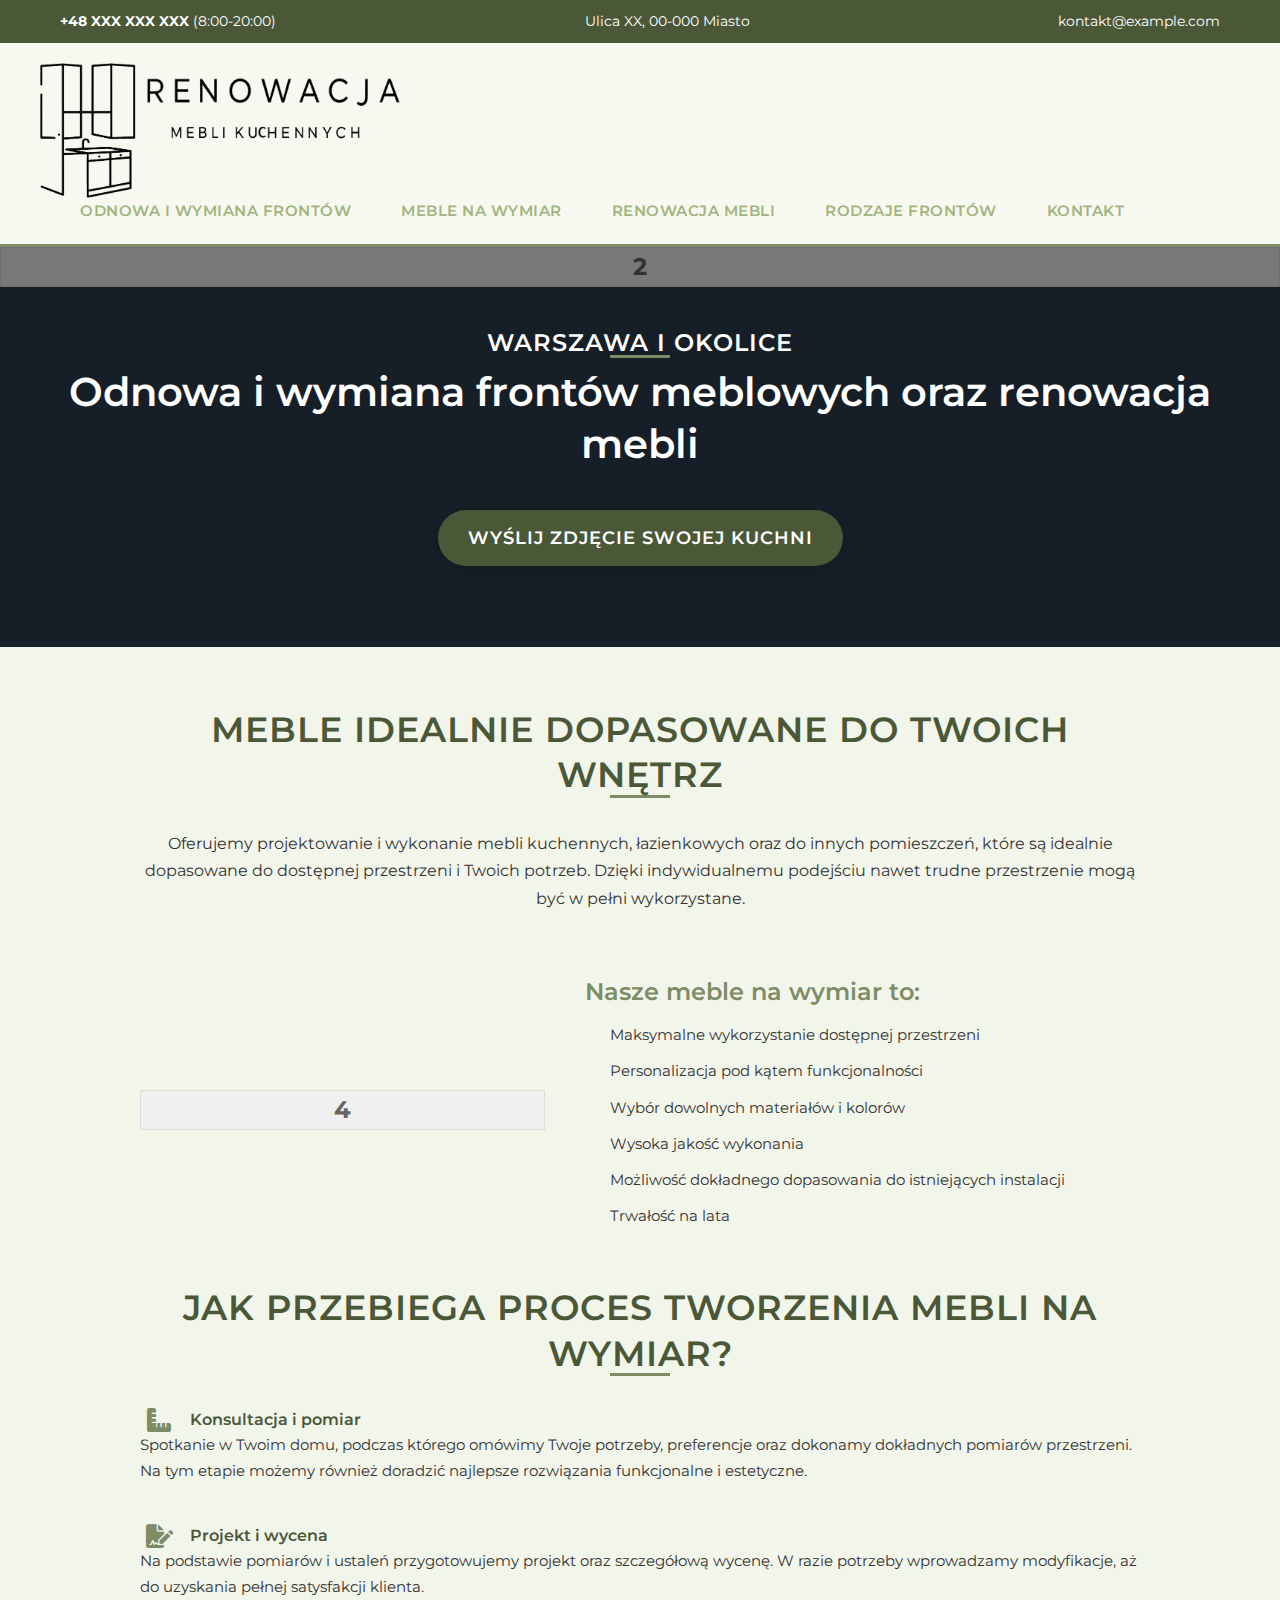
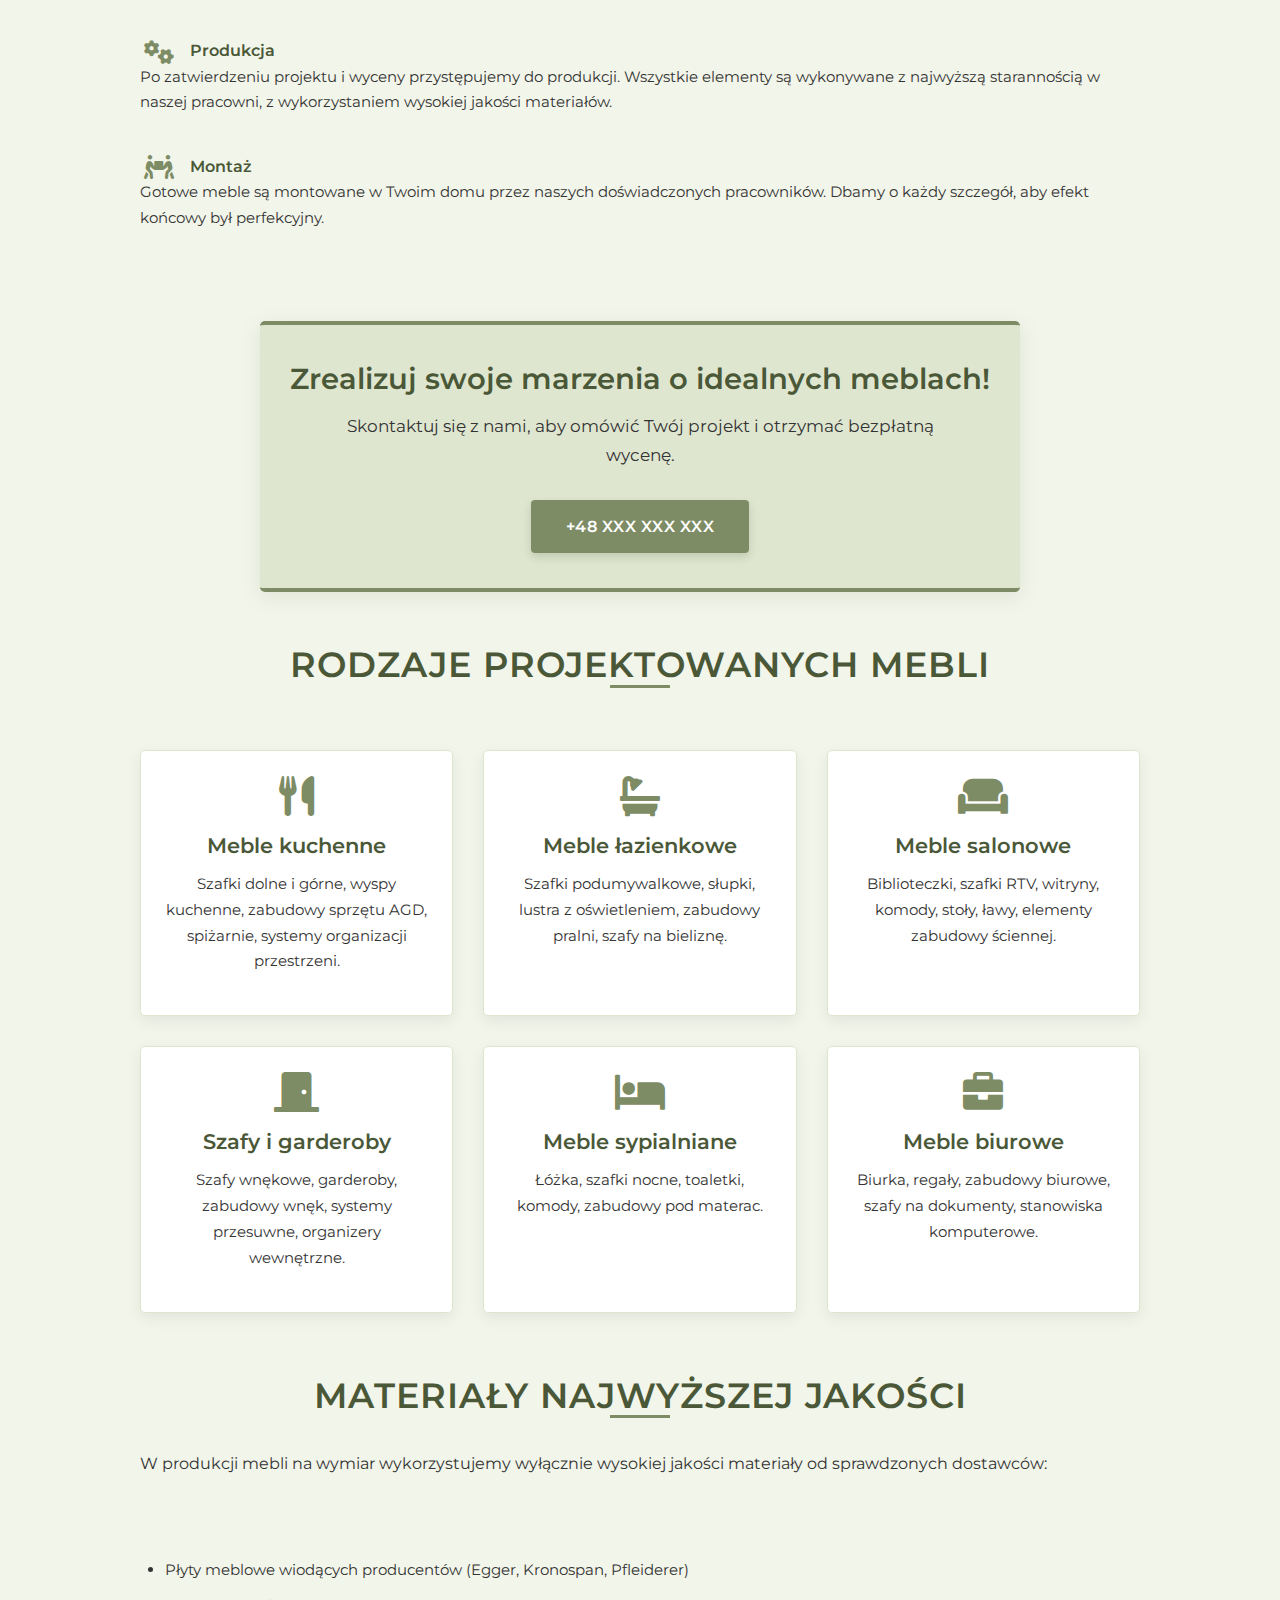
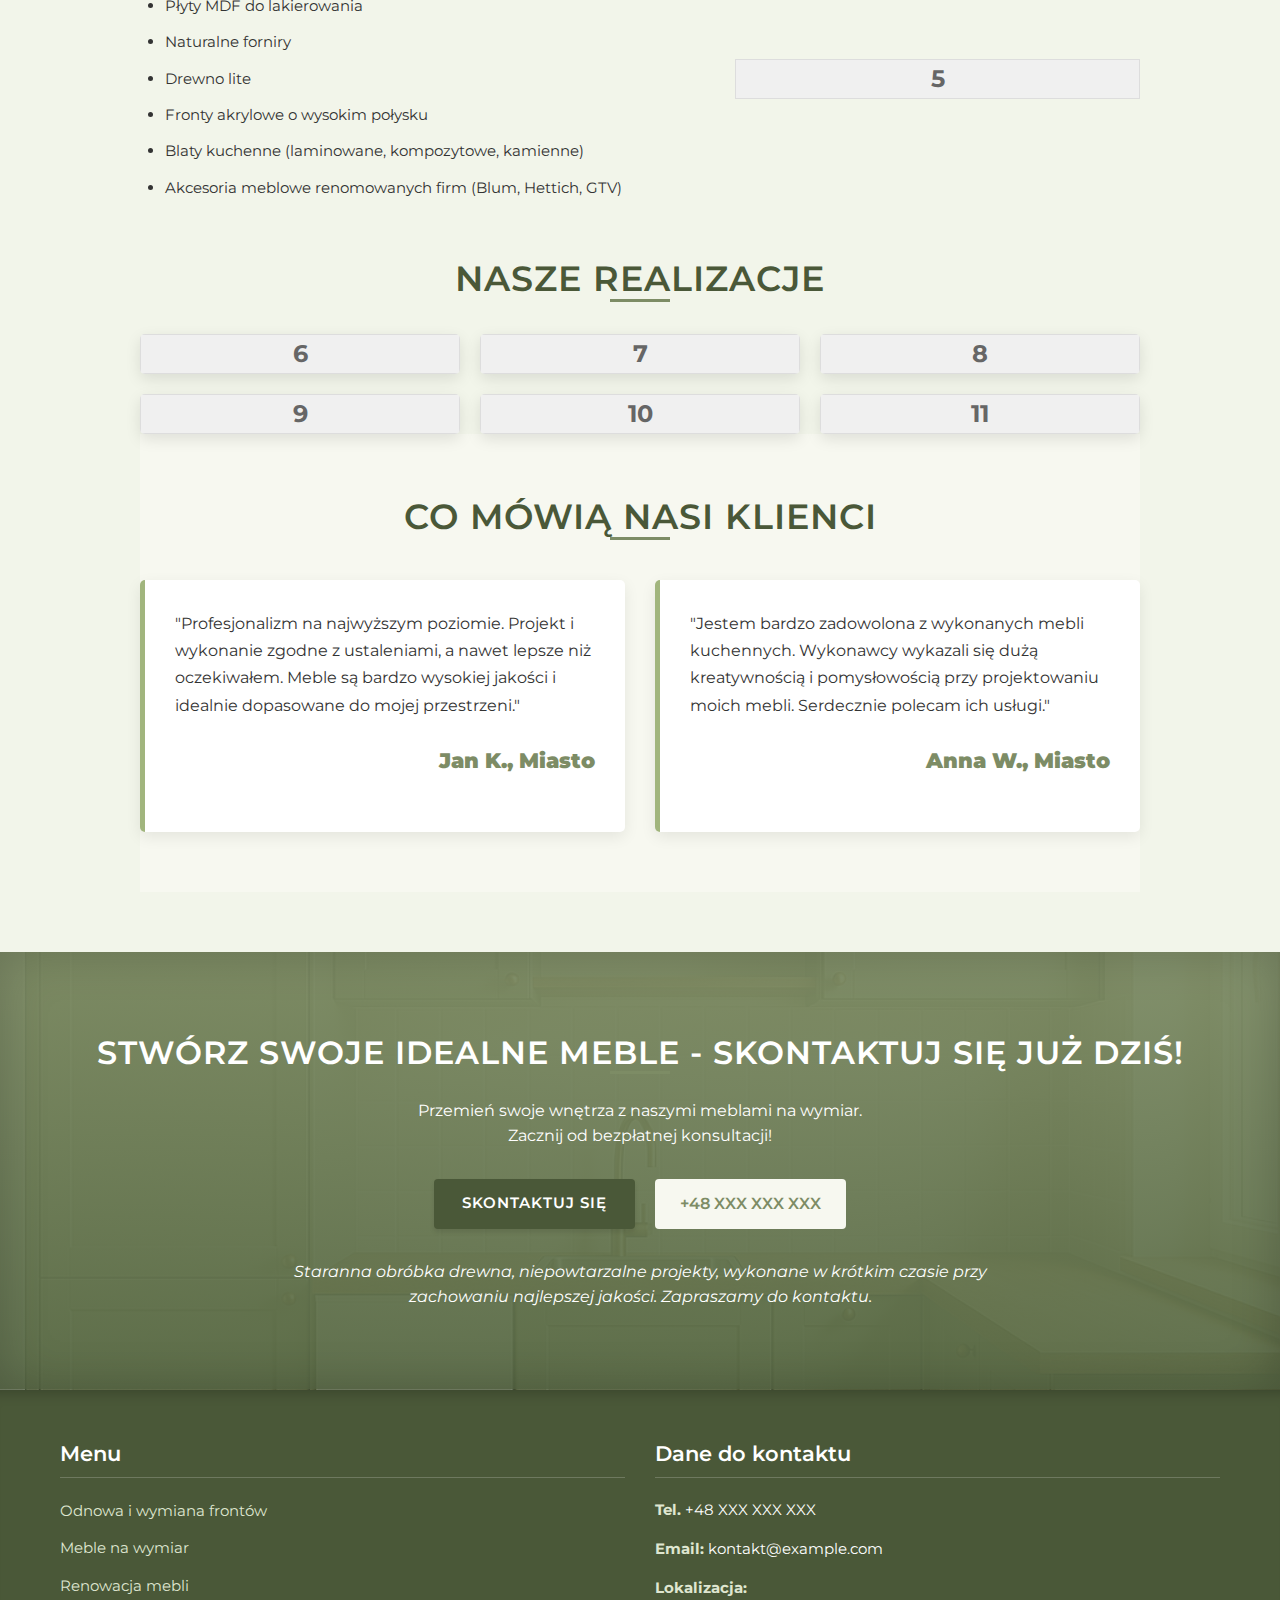
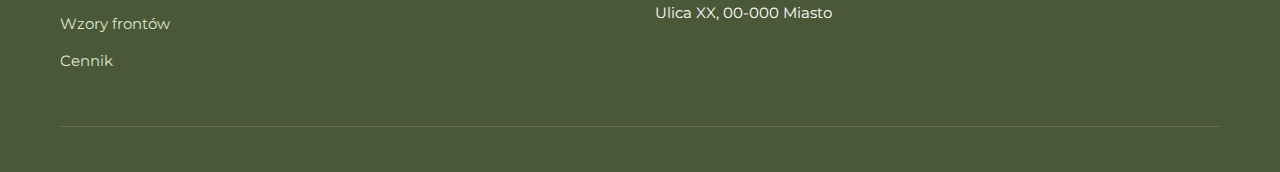
<file: meble-na-wymiar.html>
<!DOCTYPE html>
<html lang="pl">
<head>
    <meta charset="UTF-8">
    <meta name="viewport" content="width=device-width, initial-scale=1.0">
    <title>Meble na wymiar - Renowacja Mebli Kuchennych</title>
    <link rel="preconnect" href="https://fonts.googleapis.com">
    <link rel="preconnect" href="https://fonts.gstatic.com" crossorigin>
    <link href="https://fonts.googleapis.com/css2?family=Montserrat:wght@300;400;500;600;700&display=swap" rel="stylesheet">
    <link rel="stylesheet" href="css/styles.css">
    <link rel="stylesheet" href="https://cdnjs.cloudflare.com/ajax/libs/font-awesome/6.0.0-beta3/css/all.min.css">
</head>
<body>
    <header>
        <div class="top-bar">
            <div class="container">
                <div class="contact-info">
                    <span><strong>+48 XXX XXX XXX</strong> (8:00-20:00)</span>
                    <span>Ulica XX, 00-000 Miasto</span>
                    <span>kontakt@example.com</span>
                </div>
            </div>
        </div>
        <div class="main-header container">
            <div class="logo">
                <a href="index.html">
                    <img src="img/logo.png" alt="Renowacja Mebli Kuchennych">
                </a>
            </div>
            <nav>
                <ul>
                    <li><a href="odnowa-i-wymiana-frontow.html">ODNOWA I WYMIANA FRONTÓW</a></li>
                    <li><a href="meble-na-wymiar.html" class="active">MEBLE NA WYMIAR</a></li>
                    <li><a href="renowacja-mebli.html">RENOWACJA MEBLI</a></li>
                    <li><a href="rodzaje-frontow.html">RODZAJE FRONTÓW</a></li>
                    <li><a href="kontakt.html">KONTAKT</a></li>
                </ul>
            </nav>
        </div>
    </header>

    <section class="hero">
        <div class="hero-carousel">
            <div class="carousel-slide active">
                <img src="img/kuchnia_before.png" alt="Kuchnia przed renowacją">
            </div>
            <div class="carousel-slide">
                <img src="img/kuchnia.png" alt="Kuchnia po renowacji">
            </div>
        </div>
        <div class="hero-content container">
            <h2>Warszawa i okolice</h2>
            <h1>Odnowa i wymiana frontów meblowych oraz renowacja mebli</h1>
            <a href="#file-upload-section" class="btn" id="upload-kitchen-btn">WYŚLIJ ZDJĘCIE SWOJEJ KUCHNI</a>
        </div>
    </section>

    <section class="content-section">
        <div class="container">
            <div class="content-wrapper">
                <h2>Meble idealnie dopasowane do Twoich wnętrz</h2>
                <p style="text-align: center;">Oferujemy projektowanie i wykonanie mebli kuchennych, łazienkowych oraz do innych pomieszczeń, które są idealnie dopasowane do dostępnej przestrzeni i Twoich potrzeb. Dzięki indywidualnemu podejściu nawet trudne przestrzenie mogą być w pełni wykorzystane.</p>
                
                <div class="image-text-box">
                    <div class="image-wrapper">
                        <img src="img/meble-na-wymiar-1.jpg" alt="Kuchnia na wymiar">
                    </div>
                    <div class="text-wrapper">
                        <h3>Nasze meble na wymiar to:</h3>
                        <ul>
                            <li>Maksymalne wykorzystanie dostępnej przestrzeni</li>
                            <li>Personalizacja pod kątem funkcjonalności</li>
                            <li>Wybór dowolnych materiałów i kolorów</li>
                            <li>Wysoka jakość wykonania</li>
                            <li>Możliwość dokładnego dopasowania do istniejących instalacji</li>
                            <li>Trwałość na lata</li>
                        </ul>
                    </div>
                </div>
                
                <h2>Jak przebiega proces tworzenia mebli na wymiar?</h2>
                <ul class="process-steps">
                    <li>
                        <h4><i class="fas fa-ruler-combined icon-left"></i>Konsultacja i pomiar</h4>
                        <p>Spotkanie w Twoim domu, podczas którego omówimy Twoje potrzeby, preferencje oraz dokonamy dokładnych pomiarów przestrzeni. Na tym etapie możemy również doradzić najlepsze rozwiązania funkcjonalne i estetyczne.</p>
                    </li>
                    <li>
                        <h4><i class="fas fa-file-signature icon-left"></i>Projekt i wycena</h4>
                        <p>Na podstawie pomiarów i ustaleń przygotowujemy projekt oraz szczegółową wycenę. W razie potrzeby wprowadzamy modyfikacje, aż do uzyskania pełnej satysfakcji klienta.</p>
                    </li>
                    <li>
                        <h4><i class="fas fa-cogs icon-left"></i>Produkcja</h4>
                        <p>Po zatwierdzeniu projektu i wyceny przystępujemy do produkcji. Wszystkie elementy są wykonywane z najwyższą starannością w naszej pracowni, z wykorzystaniem wysokiej jakości materiałów.</p>
                    </li>
                    <li>
                        <h4><i class="fas fa-people-carry icon-left"></i>Montaż</h4>
                        <p>Gotowe meble są montowane w Twoim domu przez naszych doświadczonych pracowników. Dbamy o każdy szczegół, aby efekt końcowy był perfekcyjny.</p>
                    </li>
                </ul>
                
                <div class="cta-box">
                    <h3>Zrealizuj swoje marzenia o idealnych meblach!</h3>
                    <p>Skontaktuj się z nami, aby omówić Twój projekt i otrzymać bezpłatną wycenę.</p>
                    <a href="tel:+48XXXXXXXXX" class="btn">+48 XXX XXX XXX</a>
                </div>
                
                <h2>Rodzaje projektowanych mebli</h2>
                
                <div class="services-grid">
                    <div class="service-card">
                        <div class="service-icon">
                            <i class="fas fa-utensils"></i>
                        </div>
                        <h3>Meble kuchenne</h3>
                        <p>Szafki dolne i górne, wyspy kuchenne, zabudowy sprzętu AGD, spiżarnie, systemy organizacji przestrzeni.</p>
                    </div>
                    <div class="service-card">
                        <div class="service-icon">
                            <i class="fas fa-bath"></i>
                        </div>
                        <h3>Meble łazienkowe</h3>
                        <p>Szafki podumywalkowe, słupki, lustra z oświetleniem, zabudowy pralni, szafy na bieliznę.</p>
                    </div>
                    <div class="service-card">
                        <div class="service-icon">
                            <i class="fas fa-couch"></i>
                        </div>
                        <h3>Meble salonowe</h3>
                        <p>Biblioteczki, szafki RTV, witryny, komody, stoły, ławy, elementy zabudowy ściennej.</p>
                    </div>
                    <div class="service-card">
                        <div class="service-icon">
                            <i class="fas fa-door-closed"></i>
                        </div>
                        <h3>Szafy i garderoby</h3>
                        <p>Szafy wnękowe, garderoby, zabudowy wnęk, systemy przesuwne, organizery wewnętrzne.</p>
                    </div>
                    <div class="service-card">
                        <div class="service-icon">
                            <i class="fas fa-bed"></i>
                        </div>
                        <h3>Meble sypialniane</h3>
                        <p>Łóżka, szafki nocne, toaletki, komody, zabudowy pod materac.</p>
                    </div>
                    <div class="service-card">
                        <div class="service-icon">
                            <i class="fas fa-briefcase"></i>
                        </div>
                        <h3>Meble biurowe</h3>
                        <p>Biurka, regały, zabudowy biurowe, szafy na dokumenty, stanowiska komputerowe.</p>
                    </div>
                </div>
                
                <h2 class="materials-heading">Materiały najwyższej jakości</h2>
                <p>W produkcji mebli na wymiar wykorzystujemy wyłącznie wysokiej jakości materiały od sprawdzonych dostawców:</p>
                
                <div class="image-text-box reverse">
                    <div class="text-wrapper">
                        <ul class="materials-list">
                            <li>Płyty meblowe wiodących producentów (Egger, Kronospan, Pfleiderer)</li>
                            <li>Płyty MDF do lakierowania</li>
                            <li>Naturalne forniry</li>
                            <li>Drewno lite</li>
                            <li>Fronty akrylowe o wysokim połysku</li>
                            <li>Blaty kuchenne (laminowane, kompozytowe, kamienne)</li>
                            <li>Akcesoria meblowe renomowanych firm (Blum, Hettich, GTV)</li>
                        </ul>
                    </div>
                    <div class="image-wrapper">
                        <img src="img/materialy.png" alt="Materiały do produkcji mebli" style="object-fit: cover; width: 100%; height: 100%;">
                    </div>
                </div>
                
                <div class="gallery-section">
                    <h2>Nasze realizacje</h2>
                    <div class="gallery-grid">
                        <div class="gallery-item">
                            <img src="img/realizacja-meble-1.jpg" alt="Realizacja mebli na wymiar 1">
                            <p class="gallery-caption">Nowoczesna kuchnia na wymiar</p>
                        </div>
                        <div class="gallery-item">
                            <img src="img/realizacja-meble-2.jpg" alt="Realizacja mebli na wymiar 2">
                            <p class="gallery-caption">Elegancka zabudowa salonu</p>
                        </div>
                        <div class="gallery-item">
                            <img src="img/realizacja-meble-3.jpg" alt="Realizacja mebli na wymiar 3">
                            <p class="gallery-caption">Funkcjonalna szafa wnękowa</p>
                        </div>
                        <div class="gallery-item">
                            <img src="img/realizacja-meble-4.jpg" alt="Realizacja mebli na wymiar 4">
                            <p class="gallery-caption">Meble łazienkowe na zamówienie</p>
                        </div>
                        <div class="gallery-item">
                            <img src="img/realizacja-meble-5.jpg" alt="Realizacja mebli na wymiar 5">
                            <p class="gallery-caption">Indywidualny projekt garderoby</p>
                        </div>
                        <div class="gallery-item">
                            <img src="img/realizacja-meble-6.jpg" alt="Realizacja mebli na wymiar 6">
                            <p class="gallery-caption">Praktyczne meble biurowe</p>
                        </div>
                    </div>
                </div>
                
                <div class="testimonials">
                    <h2>Co mówią nasi klienci</h2>
                    <div class="testimonial-grid">
                        <div class="testimonial-item">
                            <div class="testimonial-content">
                                <p>"Profesjonalizm na najwyższym poziomie. Projekt i wykonanie zgodne z ustaleniami, a nawet lepsze niż oczekiwałem. Meble są bardzo wysokiej jakości i idealnie dopasowane do mojej przestrzeni."</p>
                            </div>
                            <div class="testimonial-author">
                                <p><strong>Jan K., Miasto</strong></p>
                            </div>
                        </div>
                        <div class="testimonial-item">
                            <div class="testimonial-content">
                                <p>"Jestem bardzo zadowolona z wykonanych mebli kuchennych. Wykonawcy wykazali się dużą kreatywnością i pomysłowością przy projektowaniu moich mebli. Serdecznie polecam ich usługi."</p>
                            </div>
                            <div class="testimonial-author">
                                <p><strong>Anna W., Miasto</strong></p>
                            </div>
                        </div>
                    </div>
                </div>
            </div>
        </div>
    </section>

    <section class="call-to-action">
        <div class="container">
            <h2>Stwórz swoje idealne meble - skontaktuj się już dziś!</h2>
            <p>Przemień swoje wnętrza z naszymi meblami na wymiar.<br>Zacznij od bezpłatnej konsultacji!</p>
            <div class="cta-buttons">
                <a href="kontakt.html" class="btn">Skontaktuj się</a>
                <a href="tel:+48XXXXXXXXX" class="phone-btn">+48 XXX XXX XXX</a>
            </div>
            <p class="cta-footer">Staranna obróbka drewna, niepowtarzalne projekty, wykonane w krótkim czasie przy zachowaniu najlepszej jakości. Zapraszamy do kontaktu.</p>
        </div>
    </section>

    <footer>
        <div class="container">
            <div class="footer-columns">
                <div class="footer-menu">
                    <h3>Menu</h3>
                    <ul>
                        <li><a href="odnowa-i-wymiana-frontow.html">Odnowa i wymiana frontów</a></li>
                        <li><a href="meble-na-wymiar.html">Meble na wymiar</a></li>
                        <li><a href="renowacja-mebli.html">Renowacja mebli</a></li>
                        <li><a href="rodzaje-frontow.html">Wzory frontów</a></li>
                        <li><a href="index.html#pricing">Cennik</a></li>
                    </ul>
                </div>
                <div class="footer-contact">
                    <h3>Dane do kontaktu</h3>
                    <p><strong>Tel.</strong> +48 XXX XXX XXX</p>
                    <p><strong>Email:</strong> kontakt@example.com</p>
                    <p><strong>Lokalizacja:</strong><br>Ulica XX, 00-000 Miasto</p>
                </div>
            </div>
            <div class="footer-bottom">
                <p></p>
            </div>
        </div>
    </footer>

    <script src="js/placeholder-images.js"></script>
    <script src="js/script.js"></script>
    <script src="js/hero-carousel.js"></script>
</body>
</html>
</file>
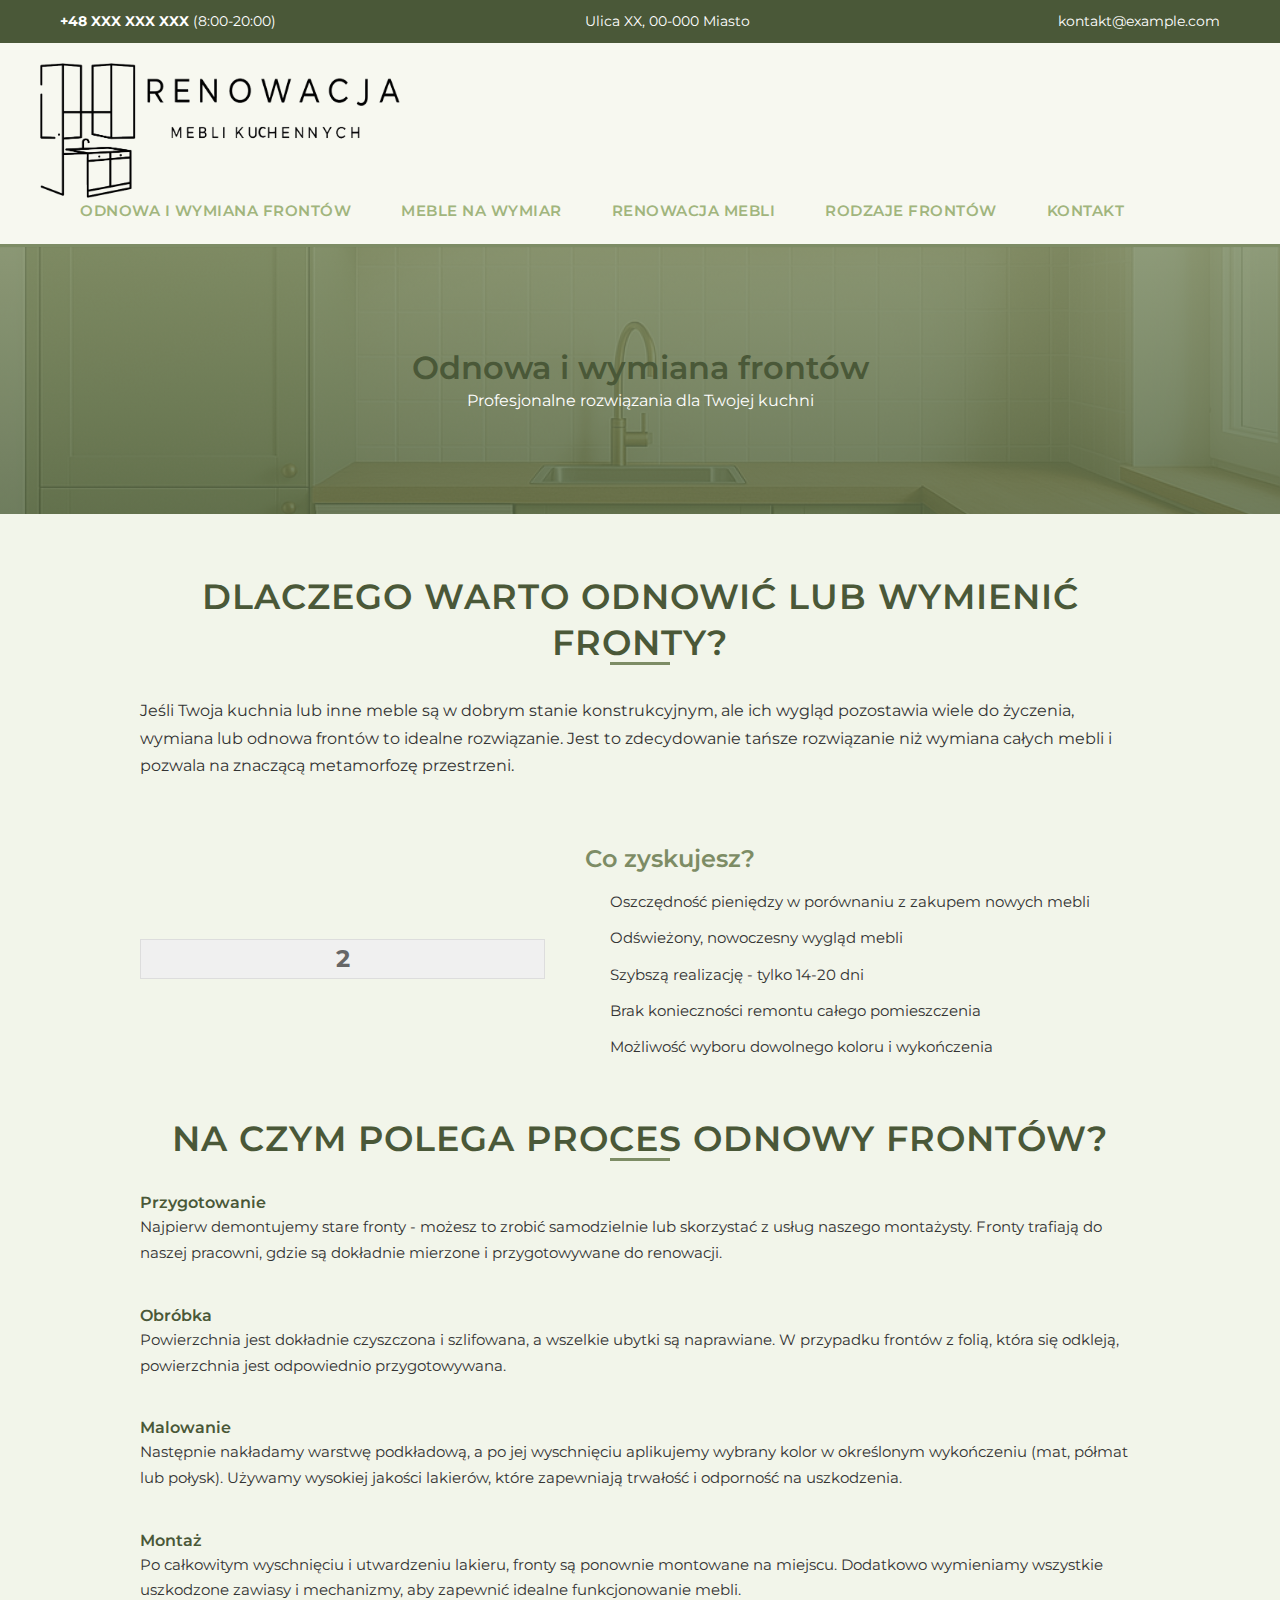
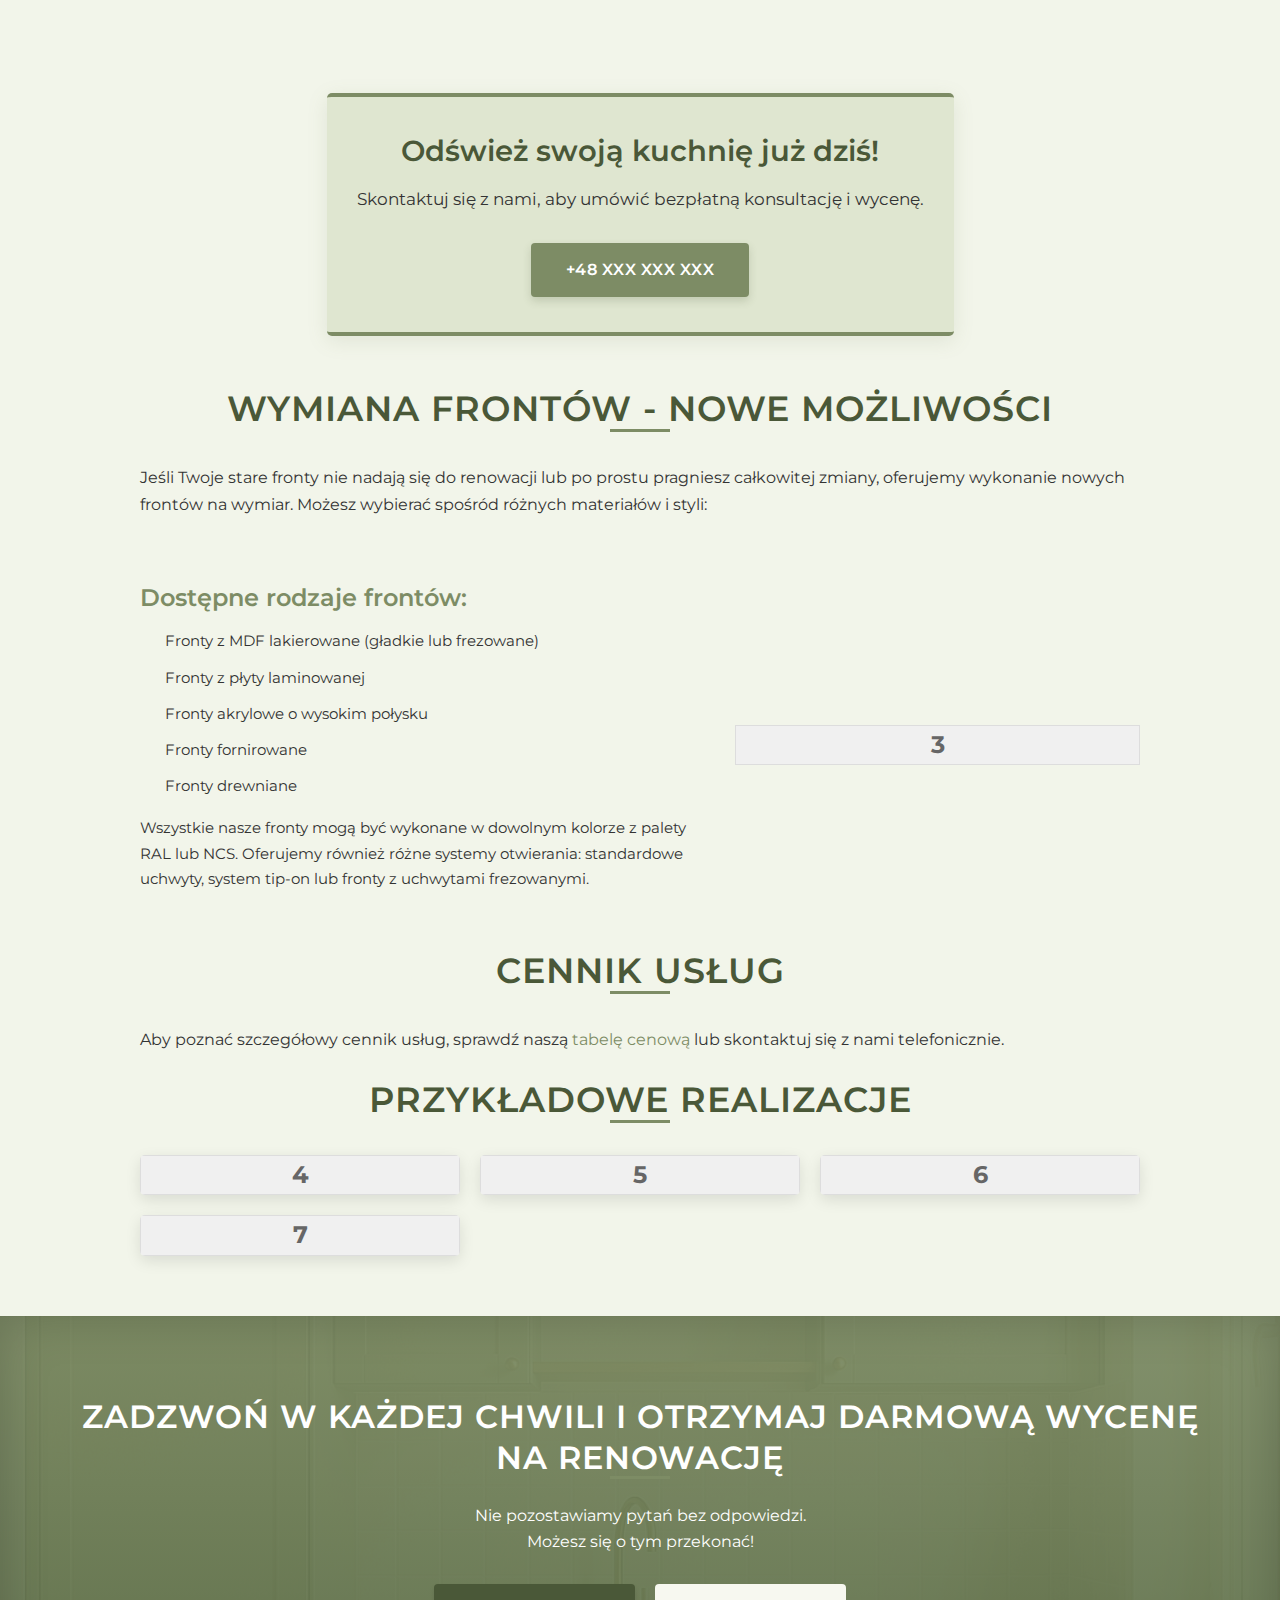
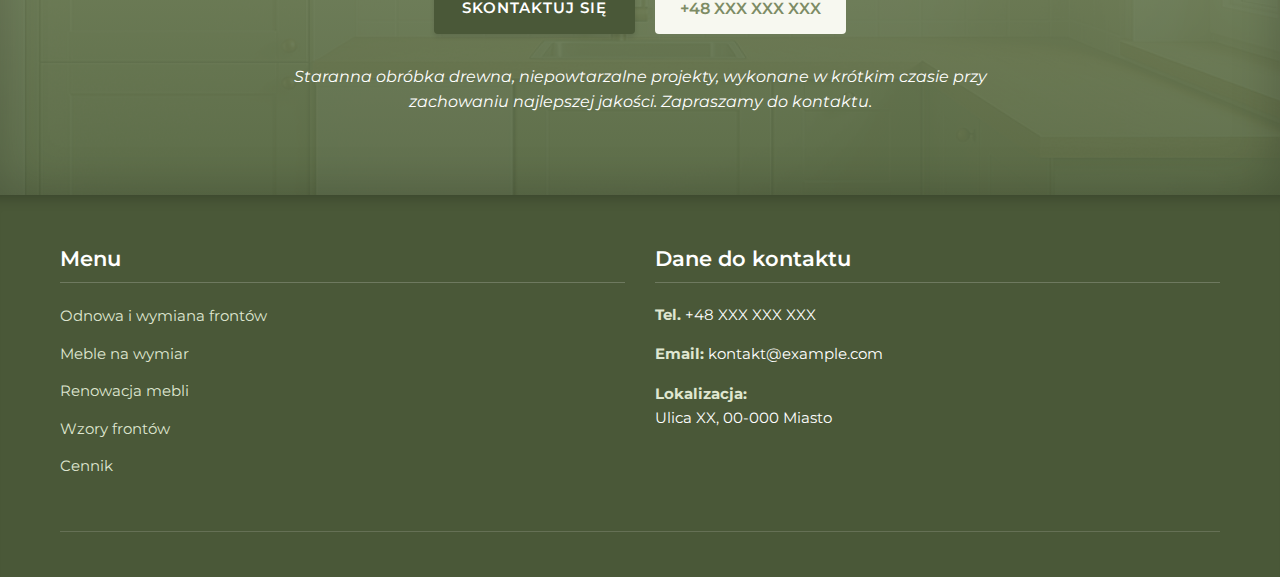
<file: odnowa-i-wymiana-frontow.html>
<!DOCTYPE html>
<html lang="pl">
<head>
    <meta charset="UTF-8">
    <meta name="viewport" content="width=device-width, initial-scale=1.0">
    <title>Odnowa i wymiana frontów - Renowacja Mebli Kuchennych</title>
    <link rel="stylesheet" href="css/styles.css">
    <link rel="stylesheet" href="https://cdnjs.cloudflare.com/ajax/libs/font-awesome/6.0.0-beta3/css/all.min.css">
</head>
<body>
    <header>
        <div class="top-bar">
            <div class="container">
                <div class="contact-info">
                    <span><strong>+48 XXX XXX XXX</strong> (8:00-20:00)</span>
                    <span>Ulica XX, 00-000 Miasto</span>
                    <span>kontakt@example.com</span>
                </div>
            </div>
        </div>
        <div class="main-header container">
            <div class="logo">
                <a href="index.html">
                    <img src="img/logo.png" alt="Renowacja Mebli Kuchennych">
                </a>
            </div>
            <nav>
                <ul>
                    <li><a href="odnowa-i-wymiana-frontow.html" class="active">ODNOWA I WYMIANA FRONTÓW</a></li>
                    <li><a href="meble-na-wymiar.html">MEBLE NA WYMIAR</a></li>
                    <li><a href="renowacja-mebli.html">RENOWACJA MEBLI</a></li>
                    <li><a href="rodzaje-frontow.html">RODZAJE FRONTÓW</a></li>
                    <li><a href="kontakt.html">KONTAKT</a></li>
                </ul>
            </nav>
        </div>
    </header>

    <section class="subpage-hero">
        <div class="container">
            <h1>Odnowa i wymiana frontów</h1>
            <p>Profesjonalne rozwiązania dla Twojej kuchni</p>
        </div>
    </section>

    <section class="content-section">
        <div class="container">
            <div class="content-wrapper">
                <h2>Dlaczego warto odnowić lub wymienić fronty?</h2>
                <p>Jeśli Twoja kuchnia lub inne meble są w dobrym stanie konstrukcyjnym, ale ich wygląd pozostawia wiele do życzenia, wymiana lub odnowa frontów to idealne rozwiązanie. Jest to zdecydowanie tańsze rozwiązanie niż wymiana całych mebli i pozwala na znaczącą metamorfozę przestrzeni.</p>
                
                <div class="image-text-box">
                    <div class="image-wrapper">
                        <img src="img/odnowa-frontow-1.jpg" alt="Odnowa frontów - przed i po">
                    </div>
                    <div class="text-wrapper">
                        <h3>Co zyskujesz?</h3>
                        <ul>
                            <li>Oszczędność pieniędzy w porównaniu z zakupem nowych mebli</li>
                            <li>Odświeżony, nowoczesny wygląd mebli</li>
                            <li>Szybszą realizację - tylko 14-20 dni</li>
                            <li>Brak konieczności remontu całego pomieszczenia</li>
                            <li>Możliwość wyboru dowolnego koloru i wykończenia</li>
                        </ul>
                    </div>
                </div>
                
                <h2>Na czym polega proces odnowy frontów?</h2>
                <ol class="process-steps">
                    <li>
                        <h4>Przygotowanie</h4>
                        <p>Najpierw demontujemy stare fronty - możesz to zrobić samodzielnie lub skorzystać z usług naszego montażysty. Fronty trafiają do naszej pracowni, gdzie są dokładnie mierzone i przygotowywane do renowacji.</p>
                    </li>
                    <li>
                        <h4>Obróbka</h4>
                        <p>Powierzchnia jest dokładnie czyszczona i szlifowana, a wszelkie ubytki są naprawiane. W przypadku frontów z folią, która się odkleją, powierzchnia jest odpowiednio przygotowywana.</p>
                    </li>
                    <li>
                        <h4>Malowanie</h4>
                        <p>Następnie nakładamy warstwę podkładową, a po jej wyschnięciu aplikujemy wybrany kolor w określonym wykończeniu (mat, półmat lub połysk). Używamy wysokiej jakości lakierów, które zapewniają trwałość i odporność na uszkodzenia.</p>
                    </li>
                    <li>
                        <h4>Montaż</h4>
                        <p>Po całkowitym wyschnięciu i utwardzeniu lakieru, fronty są ponownie montowane na miejscu. Dodatkowo wymieniamy wszystkie uszkodzone zawiasy i mechanizmy, aby zapewnić idealne funkcjonowanie mebli.</p>
                    </li>
                </ol>
                
                <div class="cta-box">
                    <h3>Odśwież swoją kuchnię już dziś!</h3>
                    <p>Skontaktuj się z nami, aby umówić bezpłatną konsultację i wycenę.</p>
                    <a href="tel:+48XXXXXXXXX" class="btn">+48 XXX XXX XXX</a>
                </div>
                
                <h2>Wymiana frontów - nowe możliwości</h2>
                <p>Jeśli Twoje stare fronty nie nadają się do renowacji lub po prostu pragniesz całkowitej zmiany, oferujemy wykonanie nowych frontów na wymiar. Możesz wybierać spośród różnych materiałów i styli:</p>
                
                <div class="image-text-box reverse">
                    <div class="text-wrapper">
                        <h3>Dostępne rodzaje frontów:</h3>
                        <ul>
                            <li>Fronty z MDF lakierowane (gładkie lub frezowane)</li>
                            <li>Fronty z płyty laminowanej</li>
                            <li>Fronty akrylowe o wysokim połysku</li>
                            <li>Fronty fornirowane</li>
                            <li>Fronty drewniane</li>
                        </ul>
                        <p>Wszystkie nasze fronty mogą być wykonane w dowolnym kolorze z palety RAL lub NCS. Oferujemy również różne systemy otwierania: standardowe uchwyty, system tip-on lub fronty z uchwytami frezowanymi.</p>
                    </div>
                    <div class="image-wrapper">
                        <img src="img/wymiana-frontow-1.jpg" alt="Rodzaje frontów meblowych">
                    </div>
                </div>
                
                <h2>Cennik usług</h2>
                <p>Aby poznać szczegółowy cennik usług, sprawdź naszą <a href="index.html#pricing">tabelę cenową</a> lub skontaktuj się z nami telefonicznie.</p>
                
                <div class="gallery-section">
                    <h2>Przykładowe realizacje</h2>
                    <div class="gallery-grid">
                        <div class="gallery-item">
                            <img src="img/realizacja-1.jpg" alt="Realizacja odnowy frontów 1">
                        </div>
                        <div class="gallery-item">
                            <img src="img/realizacja-2.jpg" alt="Realizacja odnowy frontów 2">
                        </div>
                        <div class="gallery-item">
                            <img src="img/realizacja-3.jpg" alt="Realizacja odnowy frontów 3">
                        </div>
                        <div class="gallery-item">
                            <img src="img/realizacja-4.jpg" alt="Realizacja odnowy frontów 4">
                        </div>
                    </div>
                </div>
            </div>
        </div>
    </section>

    <section class="call-to-action">
        <div class="container">
            <h2>Zadzwoń w każdej chwili i otrzymaj darmową wycenę na renowację</h2>
            <p>Nie pozostawiamy pytań bez odpowiedzi.<br>Możesz się o tym przekonać!</p>
            <div class="cta-buttons">
                <a href="kontakt.html" class="btn">Skontaktuj się</a>
                <a href="tel:+48XXXXXXXXX" class="phone-btn">+48 XXX XXX XXX</a>
            </div>
            <p class="cta-footer">Staranna obróbka drewna, niepowtarzalne projekty, wykonane w krótkim czasie przy zachowaniu najlepszej jakości. Zapraszamy do kontaktu.</p>
        </div>
    </section>

    <footer>
        <div class="container">
            <div class="footer-columns">
                <div class="footer-menu">
                    <h3>Menu</h3>
                    <ul>
                        <li><a href="odnowa-i-wymiana-frontow.html">Odnowa i wymiana frontów</a></li>
                        <li><a href="meble-na-wymiar.html">Meble na wymiar</a></li>
                        <li><a href="renowacja-mebli.html">Renowacja mebli</a></li>
                        <li><a href="rodzaje-frontow.html">Wzory frontów</a></li>
                        <li><a href="index.html#pricing">Cennik</a></li>
                    </ul>
                </div>
                <div class="footer-contact">
                    <h3>Dane do kontaktu</h3>
                    <p><strong>Tel.</strong> +48 XXX XXX XXX</p>
                    <p><strong>Email:</strong> kontakt@example.com</p>
                    <p><strong>Lokalizacja:</strong><br>Ulica XX, 00-000 Miasto</p>
                </div>
            </div>
            <div class="footer-bottom">
                <p></p>
            </div>
        </div>
    </footer>

    <script src="js/placeholder-images.js"></script>
    <script src="js/script.js"></script>
</body>
</html>
</file>
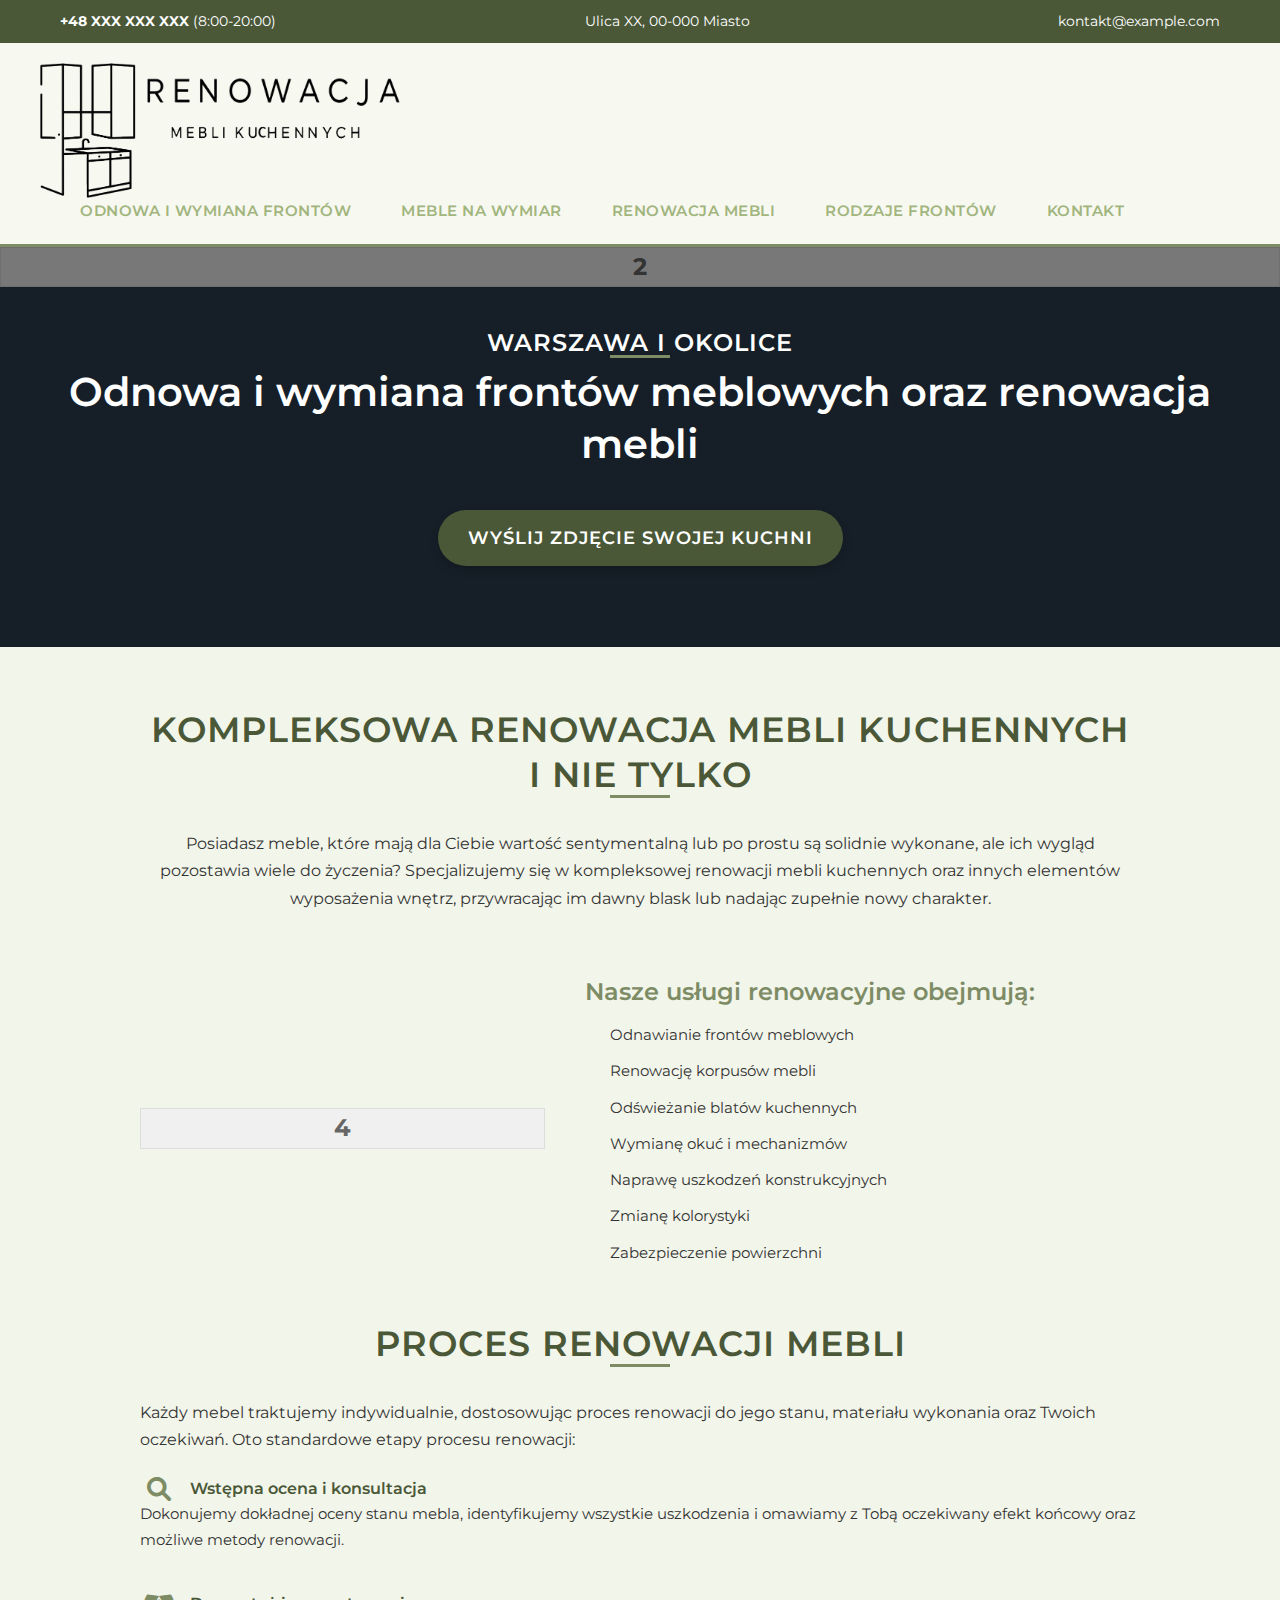
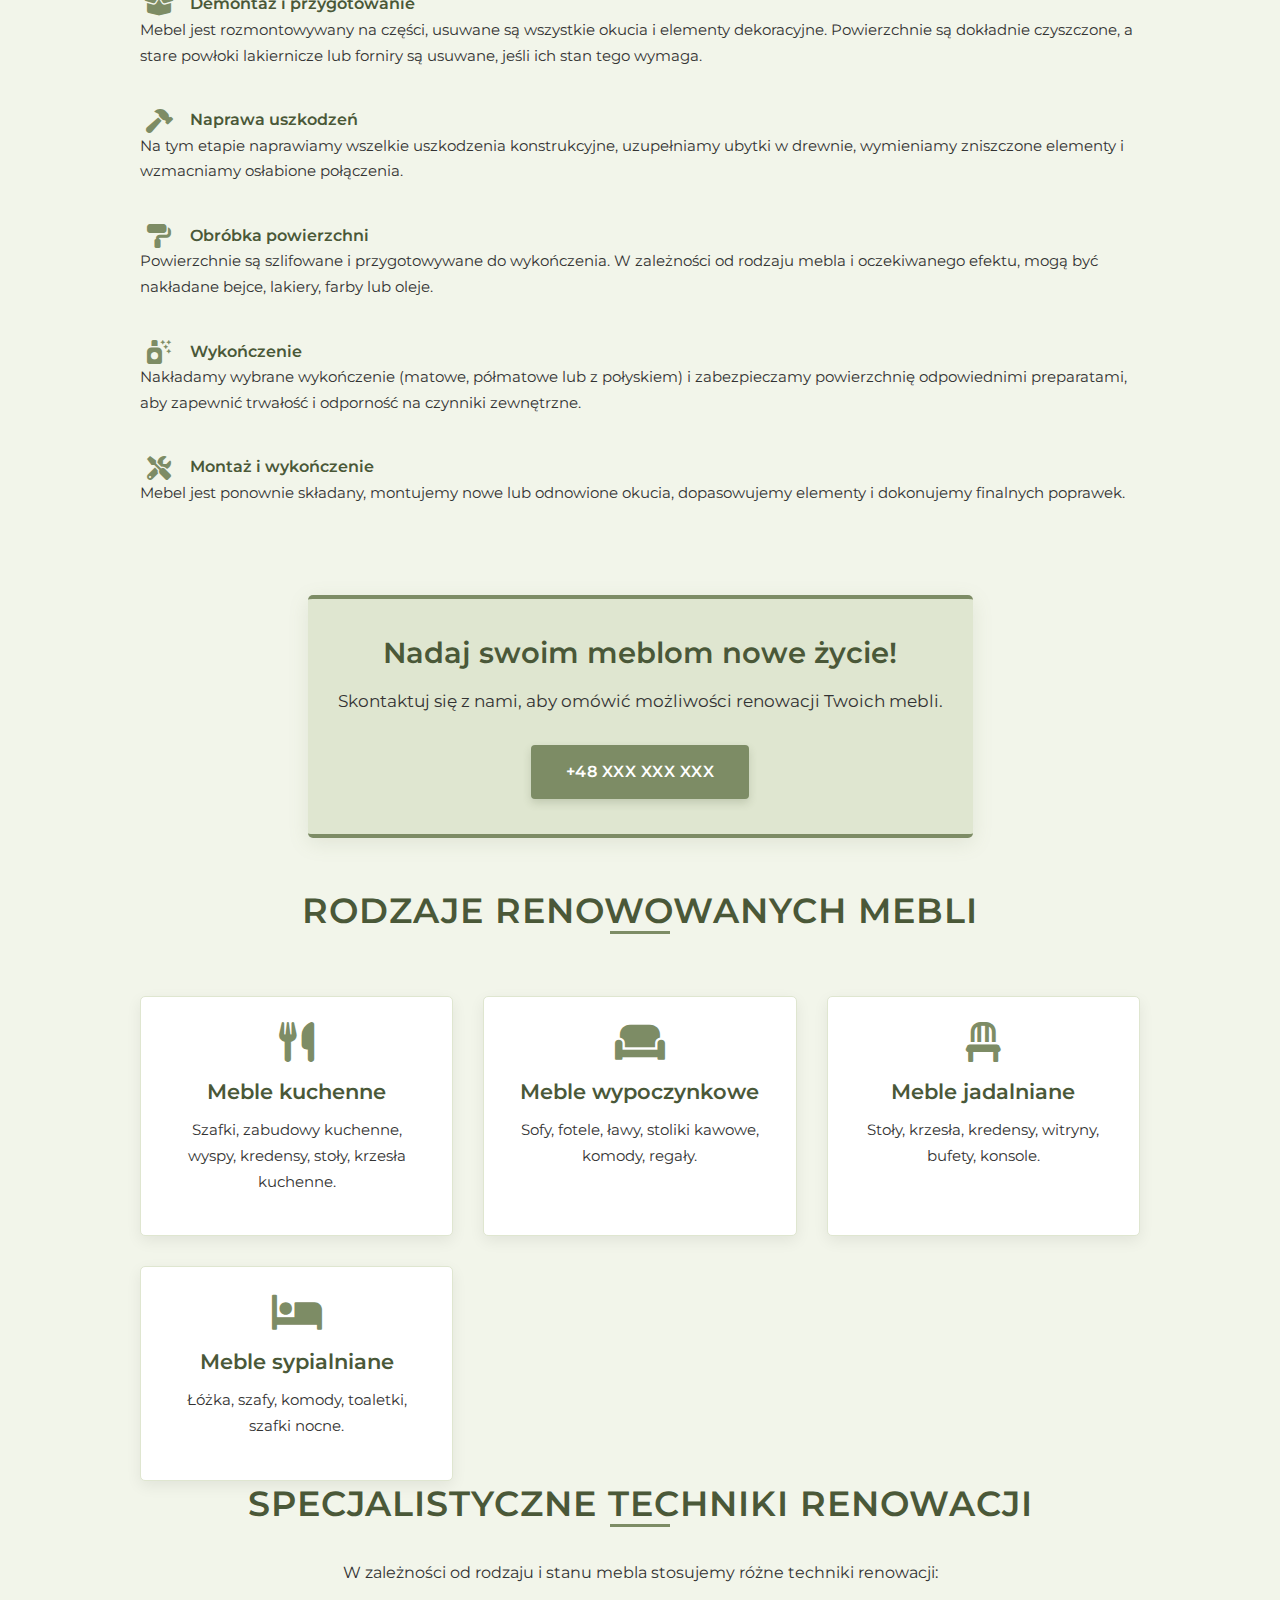
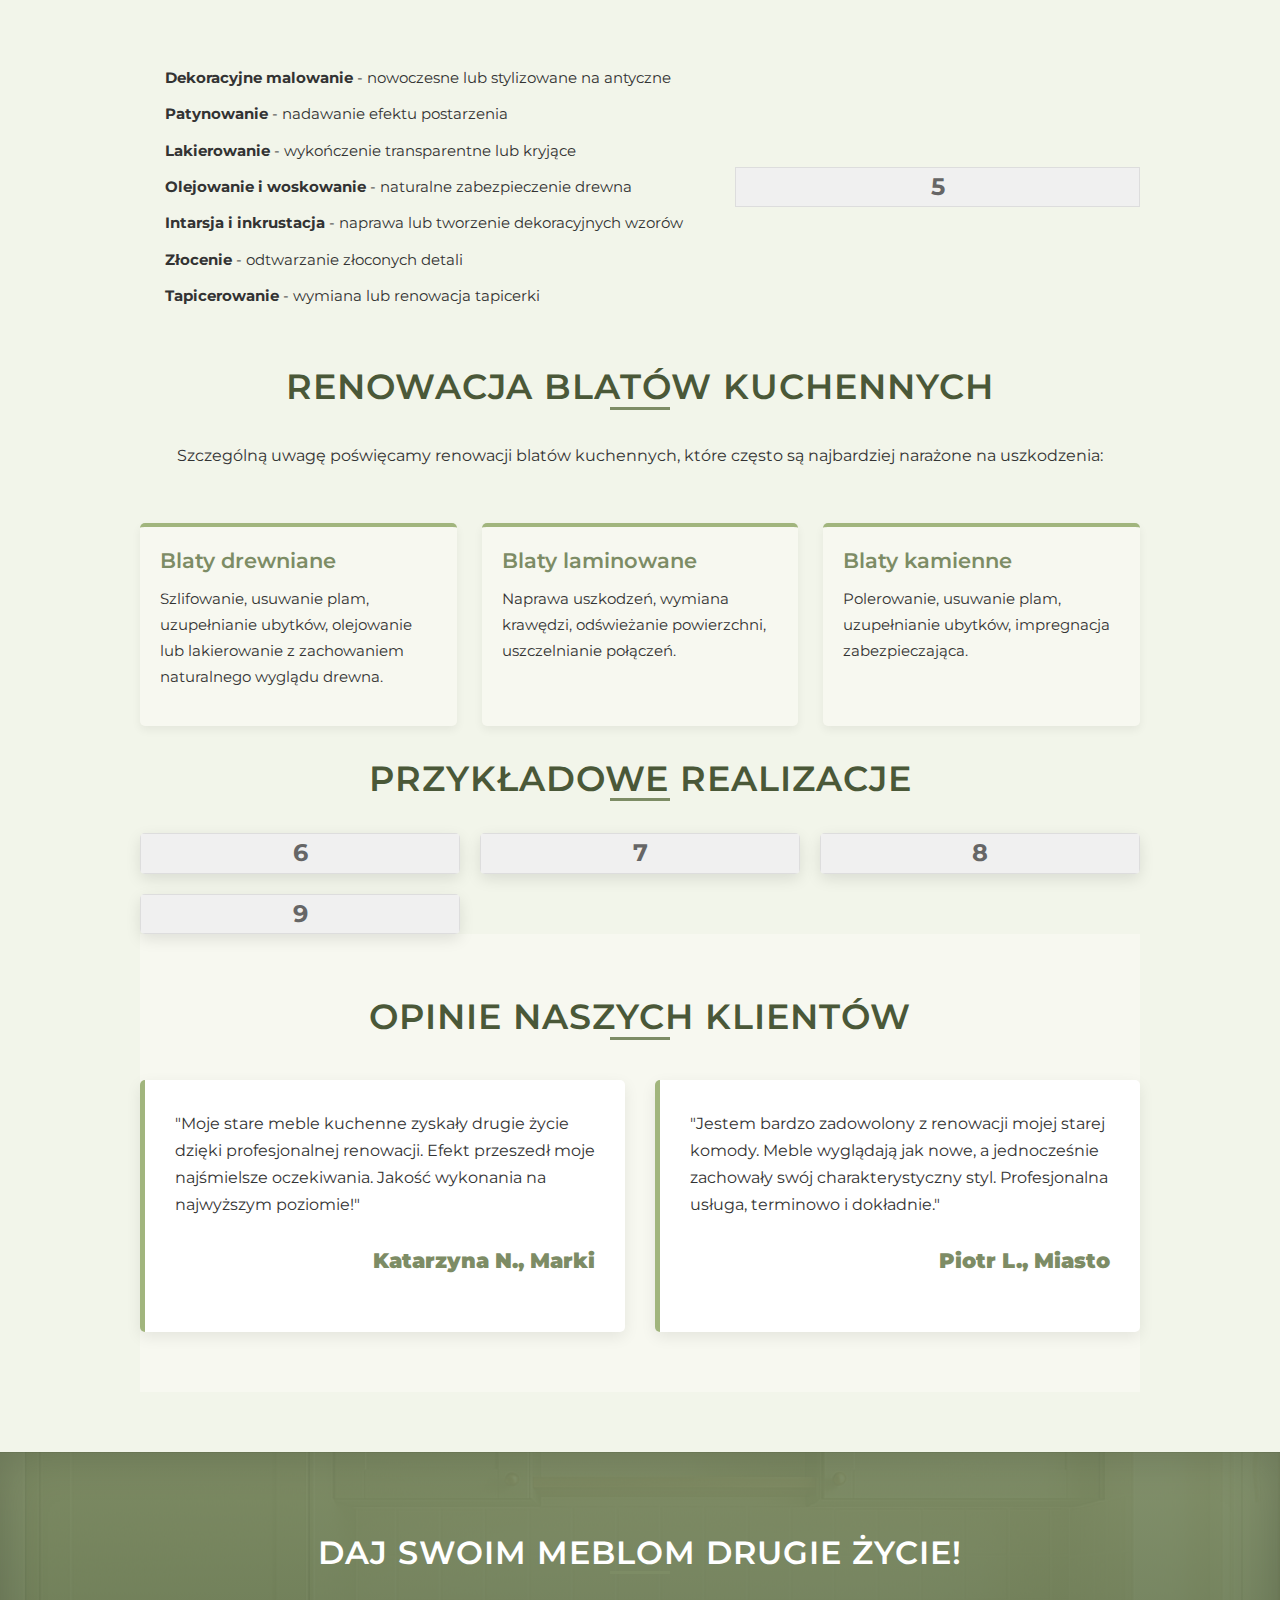
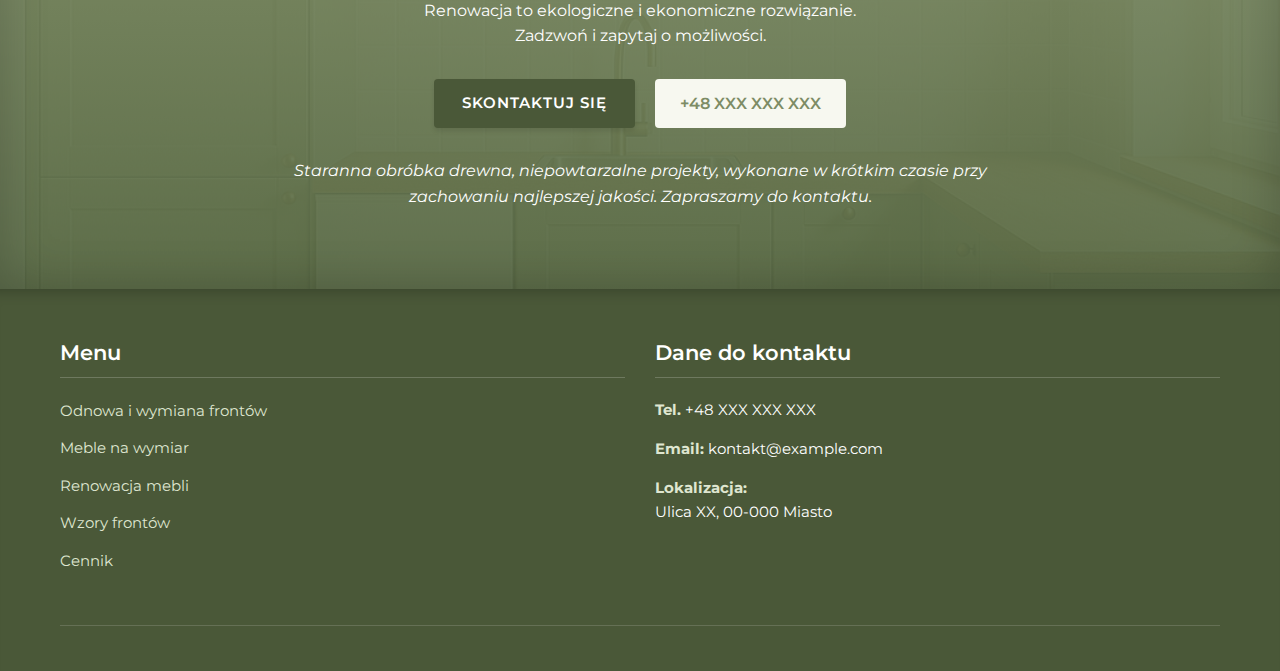
<file: renowacja-mebli.html>
<!DOCTYPE html>
<html lang="pl">
<head>
    <meta charset="UTF-8">
    <meta name="viewport" content="width=device-width, initial-scale=1.0">
    <title>Renowacja mebli - Renowacja Mebli Kuchennych</title>
    <link rel="preconnect" href="https://fonts.googleapis.com">
    <link rel="preconnect" href="https://fonts.gstatic.com" crossorigin>
    <link href="https://fonts.googleapis.com/css2?family=Montserrat:wght@300;400;500;600;700&display=swap" rel="stylesheet">
    <link rel="stylesheet" href="css/styles.css">
    <link rel="stylesheet" href="https://cdnjs.cloudflare.com/ajax/libs/font-awesome/6.0.0-beta3/css/all.min.css">
</head>
<body>
    <header>
        <div class="top-bar">
            <div class="container">
                <div class="contact-info">
                    <span><strong>+48 XXX XXX XXX</strong> (8:00-20:00)</span>
                    <span>Ulica XX, 00-000 Miasto</span>
                    <span>kontakt@example.com</span>
                </div>
            </div>
        </div>
        <div class="main-header container">
            <div class="logo">
                <a href="index.html">
                    <img src="img/logo.png" alt="Renowacja Mebli Kuchennych">
                </a>
            </div>
            <nav>
                <ul>
                    <li><a href="odnowa-i-wymiana-frontow.html">ODNOWA I WYMIANA FRONTÓW</a></li>
                    <li><a href="meble-na-wymiar.html">MEBLE NA WYMIAR</a></li>
                    <li><a href="renowacja-mebli.html" class="active">RENOWACJA MEBLI</a></li>
                    <li><a href="rodzaje-frontow.html">RODZAJE FRONTÓW</a></li>
                    <li><a href="kontakt.html">KONTAKT</a></li>
                </ul>
            </nav>
        </div>
    </header>

    <section class="hero">
        <div class="hero-carousel">
            <div class="carousel-slide active">
                <img src="img/kuchnia_before.png" alt="Kuchnia przed renowacją">
            </div>
            <div class="carousel-slide">
                <img src="img/kuchnia.png" alt="Kuchnia po renowacji">
            </div>
        </div>
        <div class="hero-content container">
            <h2>Warszawa i okolice</h2>
            <h1>Odnowa i wymiana frontów meblowych oraz renowacja mebli</h1>
            <a href="#file-upload-section" class="btn" id="upload-kitchen-btn">WYŚLIJ ZDJĘCIE SWOJEJ KUCHNI</a>
        </div>
    </section>

    <section class="content-section">
        <div class="container">
            <div class="content-wrapper">
                <h2>Kompleksowa renowacja mebli kuchennych i nie tylko</h2>
                <p style="text-align: center;">Posiadasz meble, które mają dla Ciebie wartość sentymentalną lub po prostu są solidnie wykonane, ale ich wygląd pozostawia wiele do życzenia? Specjalizujemy się w kompleksowej renowacji mebli kuchennych oraz innych elementów wyposażenia wnętrz, przywracając im dawny blask lub nadając zupełnie nowy charakter.</p>
                
                <div class="image-text-box">
                    <div class="image-wrapper">
                        <img src="img/renowacja-mebli-1.jpg" alt="Renowacja mebli kuchennych">
                    </div>
                    <div class="text-wrapper">
                        <h3>Nasze usługi renowacyjne obejmują:</h3>
                        <ul>
                            <li>Odnawianie frontów meblowych</li>
                            <li>Renowację korpusów mebli</li>
                            <li>Odświeżanie blatów kuchennych</li>
                            <li>Wymianę okuć i mechanizmów</li>
                            <li>Naprawę uszkodzeń konstrukcyjnych</li>
                            <li>Zmianę kolorystyki</li>
                            <li>Zabezpieczenie powierzchni</li>
                        </ul>
                    </div>
                </div>
                
                <h2>Proces renowacji mebli</h2>
                <p>Każdy mebel traktujemy indywidualnie, dostosowując proces renowacji do jego stanu, materiału wykonania oraz Twoich oczekiwań. Oto standardowe etapy procesu renowacji:</p>
                
                <ol class="process-steps">
                    <li>
                        <h4><i class="fas fa-search icon-left"></i>Wstępna ocena i konsultacja</h4>
                        <p>Dokonujemy dokładnej oceny stanu mebla, identyfikujemy wszystkie uszkodzenia i omawiamy z Tobą oczekiwany efekt końcowy oraz możliwe metody renowacji.</p>
                    </li>
                    <li>
                        <h4><i class="fas fa-box-open icon-left"></i>Demontaż i przygotowanie</h4>
                        <p>Mebel jest rozmontowywany na części, usuwane są wszystkie okucia i elementy dekoracyjne. Powierzchnie są dokładnie czyszczone, a stare powłoki lakiernicze lub forniry są usuwane, jeśli ich stan tego wymaga.</p>
                    </li>
                    <li>
                        <h4><i class="fas fa-hammer icon-left"></i>Naprawa uszkodzeń</h4>
                        <p>Na tym etapie naprawiamy wszelkie uszkodzenia konstrukcyjne, uzupełniamy ubytki w drewnie, wymieniamy zniszczone elementy i wzmacniamy osłabione połączenia.</p>
                    </li>
                    <li>
                        <h4><i class="fas fa-paint-roller icon-left"></i>Obróbka powierzchni</h4>
                        <p>Powierzchnie są szlifowane i przygotowywane do wykończenia. W zależności od rodzaju mebla i oczekiwanego efektu, mogą być nakładane bejce, lakiery, farby lub oleje.</p>
                    </li>
                    <li>
                        <h4><i class="fas fa-spray-can-sparkles icon-left"></i>Wykończenie</h4>
                        <p>Nakładamy wybrane wykończenie (matowe, półmatowe lub z połyskiem) i zabezpieczamy powierzchnię odpowiednimi preparatami, aby zapewnić trwałość i odporność na czynniki zewnętrzne.</p>
                    </li>
                    <li>
                        <h4><i class="fas fa-screwdriver-wrench icon-left"></i>Montaż i wykończenie</h4>
                        <p>Mebel jest ponownie składany, montujemy nowe lub odnowione okucia, dopasowujemy elementy i dokonujemy finalnych poprawek.</p>
                    </li>
                </ol>
                
                <div class="cta-box">
                    <h3>Nadaj swoim meblom nowe życie!</h3>
                    <p>Skontaktuj się z nami, aby omówić możliwości renowacji Twoich mebli.</p>
                    <a href="tel:+48XXXXXXXXX" class="btn">+48 XXX XXX XXX</a>
                </div>
                
                <h2>Rodzaje renowowanych mebli</h2>
                
                <div class="services-grid">
                    <div class="service-card">
                        <div class="service-icon">
                            <i class="fas fa-utensils"></i>
                        </div>
                        <h3>Meble kuchenne</h3>
                        <p>Szafki, zabudowy kuchenne, wyspy, kredensy, stoły, krzesła kuchenne.</p>
                    </div>
                    <div class="service-card">
                        <div class="service-icon">
                            <i class="fas fa-couch"></i>
                        </div>
                        <h3>Meble wypoczynkowe</h3>
                        <p>Sofy, fotele, ławy, stoliki kawowe, komody, regały.</p>
                    </div>
                    <div class="service-card">
                        <div class="service-icon">
                            <i class="fas fa-chair"></i>
                        </div>
                        <h3>Meble jadalniane</h3>
                        <p>Stoły, krzesła, kredensy, witryny, bufety, konsole.</p>
                    </div>
                    <div class="service-card">
                        <div class="service-icon">
                            <i class="fas fa-bed"></i>
                        </div>
                        <h3>Meble sypialniane</h3>
                        <p>Łóżka, szafy, komody, toaletki, szafki nocne.</p>
                    </div>
                </div>
                
                <h2>Specjalistyczne techniki renowacji</h2>
                <p style="text-align: center;">W zależności od rodzaju i stanu mebla stosujemy różne techniki renowacji:</p>
                
                <div class="image-text-box reverse">
                    <div class="text-wrapper">
                        <ul>
                            <li><strong>Dekoracyjne malowanie</strong> - nowoczesne lub stylizowane na antyczne</li>
                            <li><strong>Patynowanie</strong> - nadawanie efektu postarzenia</li>
                            <li><strong>Lakierowanie</strong> - wykończenie transparentne lub kryjące</li>
                            <li><strong>Olejowanie i woskowanie</strong> - naturalne zabezpieczenie drewna</li>
                            <li><strong>Intarsja i inkrustacja</strong> - naprawa lub tworzenie dekoracyjnych wzorów</li>
                            <li><strong>Złocenie</strong> - odtwarzanie złoconych detali</li>
                            <li><strong>Tapicerowanie</strong> - wymiana lub renowacja tapicerki</li>
                        </ul>
                    </div>
                    <div class="image-wrapper">
                        <img src="img/techniki-renowacji-1.jpg" alt="Techniki renowacji mebli">
                    </div>
                </div>
                
                <h2>Renowacja blatów kuchennych</h2>
                <p style="text-align: center;">Szczególną uwagę poświęcamy renowacji blatów kuchennych, które często są najbardziej narażone na uszkodzenia:</p>
                
                <div class="blaty-renowacja">
                    <div class="blaty-item">
                        <h3>Blaty drewniane</h3>
                        <p>Szlifowanie, usuwanie plam, uzupełnianie ubytków, olejowanie lub lakierowanie z zachowaniem naturalnego wyglądu drewna.</p>
                    </div>
                    <div class="blaty-item">
                        <h3>Blaty laminowane</h3>
                        <p>Naprawa uszkodzeń, wymiana krawędzi, odświeżanie powierzchni, uszczelnianie połączeń.</p>
                    </div>
                    <div class="blaty-item">
                        <h3>Blaty kamienne</h3>
                        <p>Polerowanie, usuwanie plam, uzupełnianie ubytków, impregnacja zabezpieczająca.</p>
                    </div>
                </div>
                
                <div class="gallery-section">
                    <h2>Przykładowe realizacje</h2>
                    <div class="gallery-grid">
                        <div class="gallery-item">
                            <img src="img/renowacja-realizacja-1.jpg" alt="Realizacja renowacji mebli 1">
                            <p class="gallery-caption">Odnowiona komoda w stylu vintage</p>
                        </div>
                        <div class="gallery-item">
                            <img src="img/renowacja-realizacja-2.jpg" alt="Realizacja renowacji mebli 2">
                            <p class="gallery-caption">Renowacja starego stołu dębowego</p>
                        </div>
                        <div class="gallery-item">
                            <img src="img/renowacja-realizacja-3.jpg" alt="Realizacja renowacji mebli 3">
                            <p class="gallery-caption">Krzesła po kompleksowej renowacji</p>
                        </div>
                        <div class="gallery-item">
                            <img src="img/renowacja-realizacja-4.jpg" alt="Realizacja renowacji mebli 4">
                        </div>
                    </div>
                </div>
                
                <div class="testimonials">
                    <h2>Opinie naszych klientów</h2>
                    <div class="testimonial-grid">
                        <div class="testimonial-item">
                            <div class="testimonial-content">
                                <p>"Moje stare meble kuchenne zyskały drugie życie dzięki profesjonalnej renowacji. Efekt przeszedł moje najśmielsze oczekiwania. Jakość wykonania na najwyższym poziomie!"</p>
                            </div>
                            <div class="testimonial-author">
                                <p><strong>Katarzyna N., Marki</strong></p>
                            </div>
                        </div>
                        <div class="testimonial-item">
                            <div class="testimonial-content">
                                <p>"Jestem bardzo zadowolony z renowacji mojej starej komody. Meble wyglądają jak nowe, a jednocześnie zachowały swój charakterystyczny styl. Profesjonalna usługa, terminowo i dokładnie."</p>
                            </div>
                            <div class="testimonial-author">
                                <p><strong>Piotr L., Miasto</strong></p>
                            </div>
                        </div>
                    </div>
                </div>
            </div>
        </div>
    </section>

    <section class="call-to-action">
        <div class="container">
            <h2>Daj swoim meblom drugie życie!</h2>
            <p>Renowacja to ekologiczne i ekonomiczne rozwiązanie.<br>Zadzwoń i zapytaj o możliwości.</p>
            <div class="cta-buttons">
                <a href="kontakt.html" class="btn">Skontaktuj się</a>
                <a href="tel:+48XXXXXXXXX" class="phone-btn">+48 XXX XXX XXX</a>
            </div>
            <p class="cta-footer">Staranna obróbka drewna, niepowtarzalne projekty, wykonane w krótkim czasie przy zachowaniu najlepszej jakości. Zapraszamy do kontaktu.</p>
        </div>
    </section>

    <footer>
        <div class="container">
            <div class="footer-columns">
                <div class="footer-menu">
                    <h3>Menu</h3>
                    <ul>
                        <li><a href="odnowa-i-wymiana-frontow.html">Odnowa i wymiana frontów</a></li>
                        <li><a href="meble-na-wymiar.html">Meble na wymiar</a></li>
                        <li><a href="renowacja-mebli.html">Renowacja mebli</a></li>
                        <li><a href="rodzaje-frontow.html">Wzory frontów</a></li>
                        <li><a href="index.html#pricing">Cennik</a></li>
                    </ul>
                </div>
                <div class="footer-contact">
                    <h3>Dane do kontaktu</h3>
                    <p><strong>Tel.</strong> +48 XXX XXX XXX</p>
                    <p><strong>Email:</strong> kontakt@example.com</p>
                    <p><strong>Lokalizacja:</strong><br>Ulica XX, 00-000 Miasto</p>
                </div>
            </div>
            <div class="footer-bottom">
                <p></p>
            </div>
        </div>
    </footer>

    <script src="js/placeholder-images.js"></script>
    <script src="js/script.js"></script>
    <script src="js/hero-carousel.js"></script>
</body>
</html>
</file>
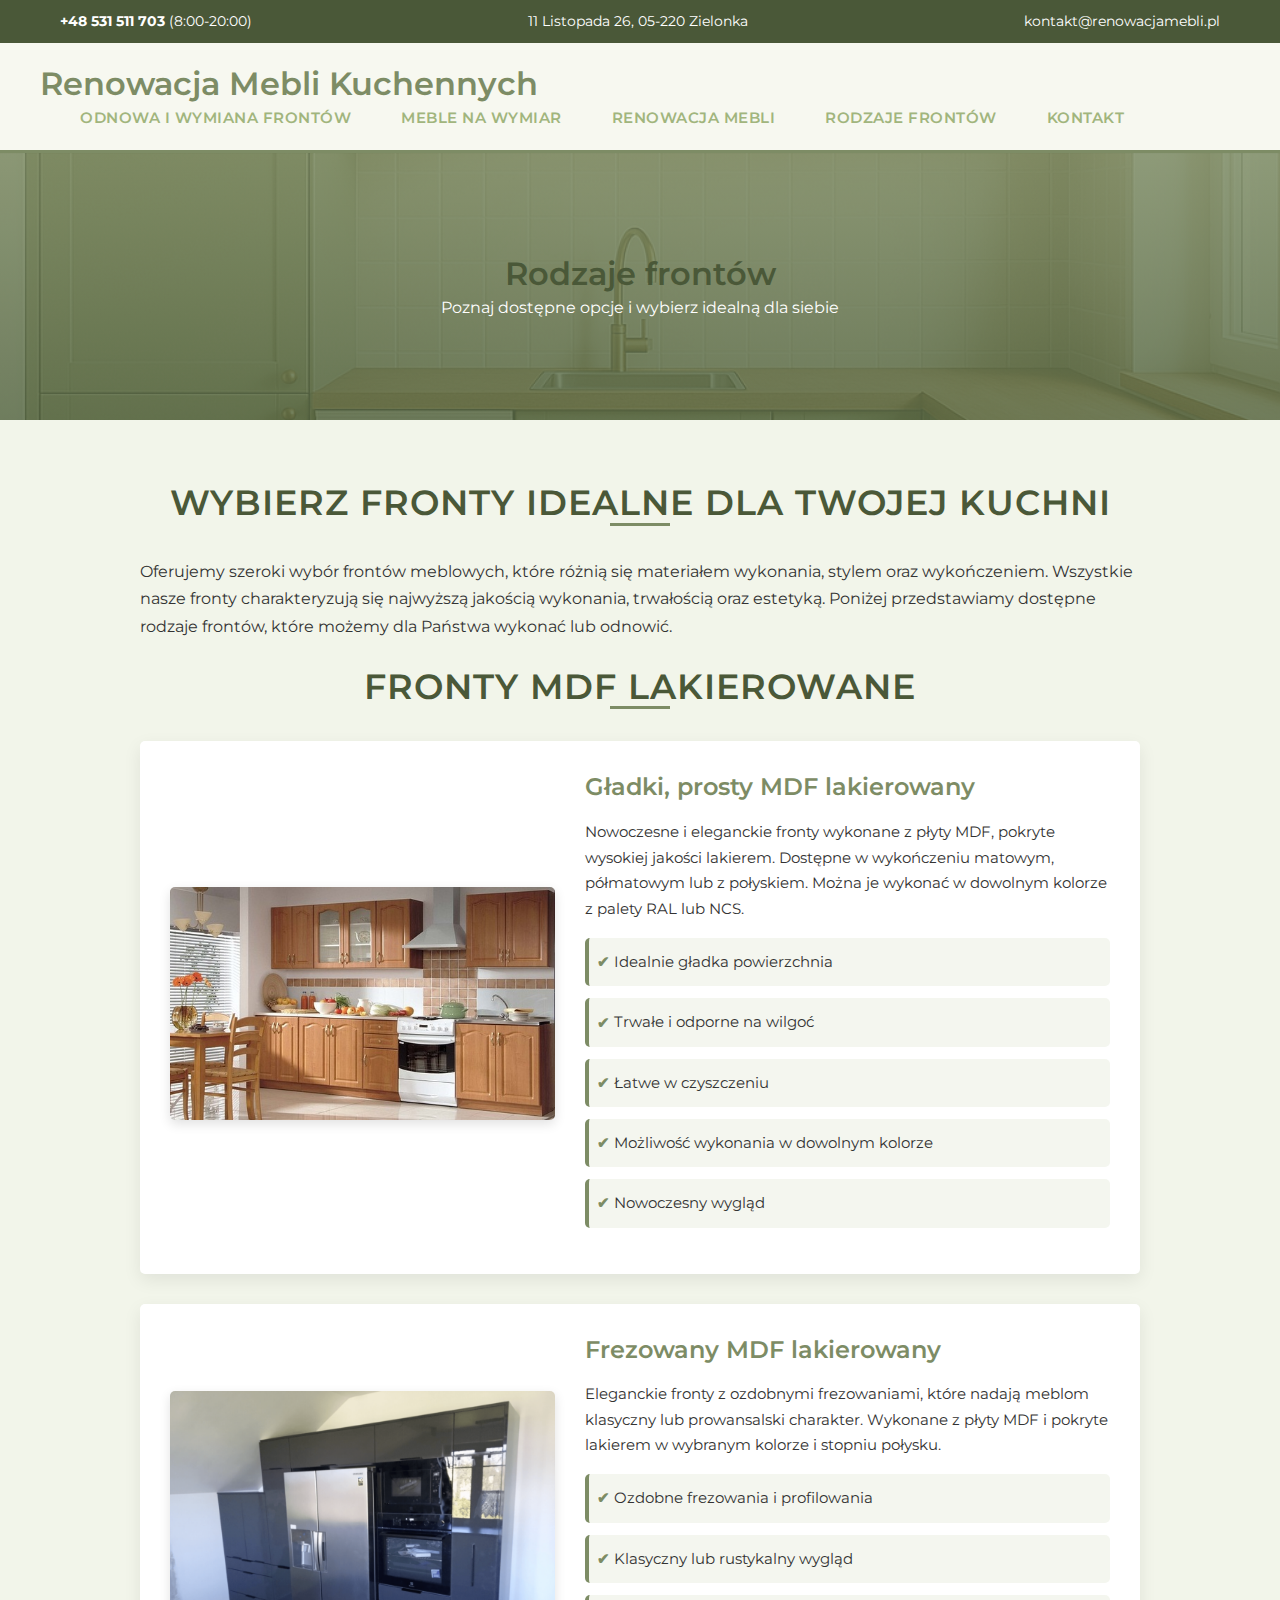
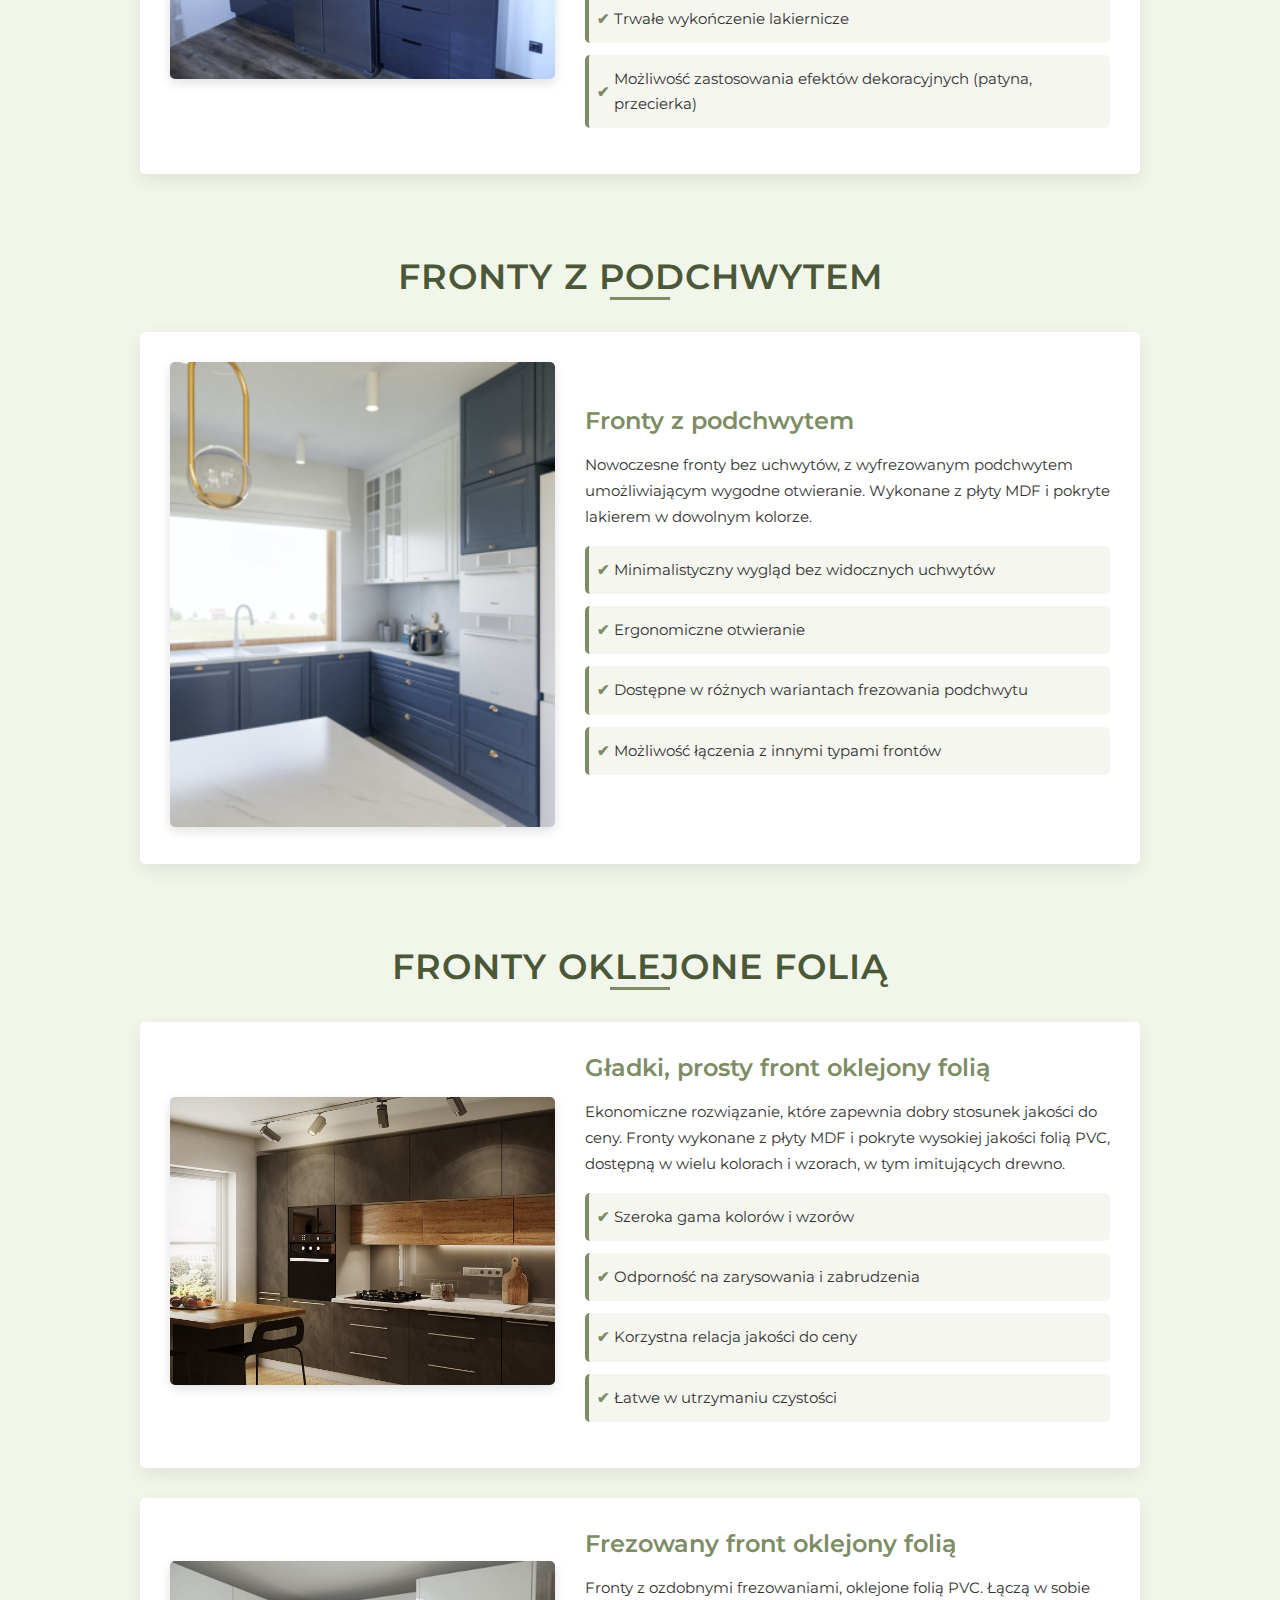
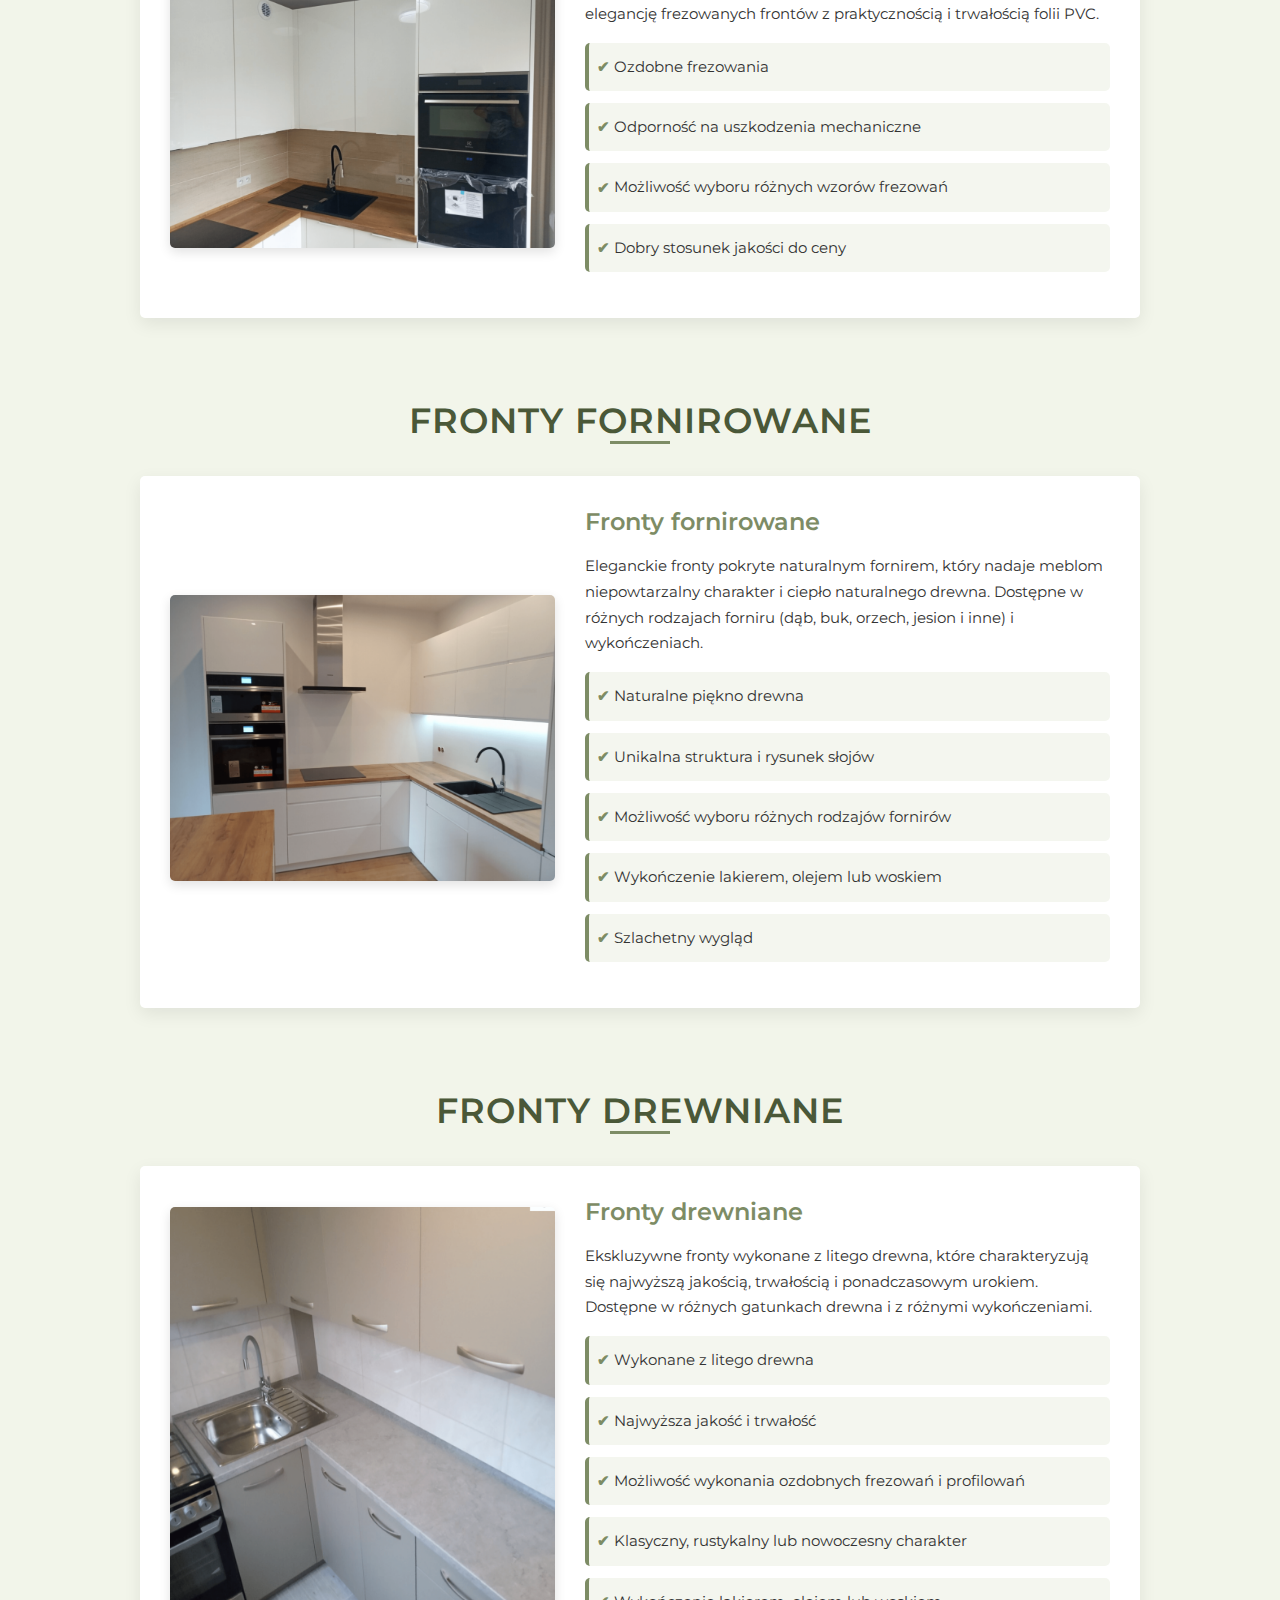
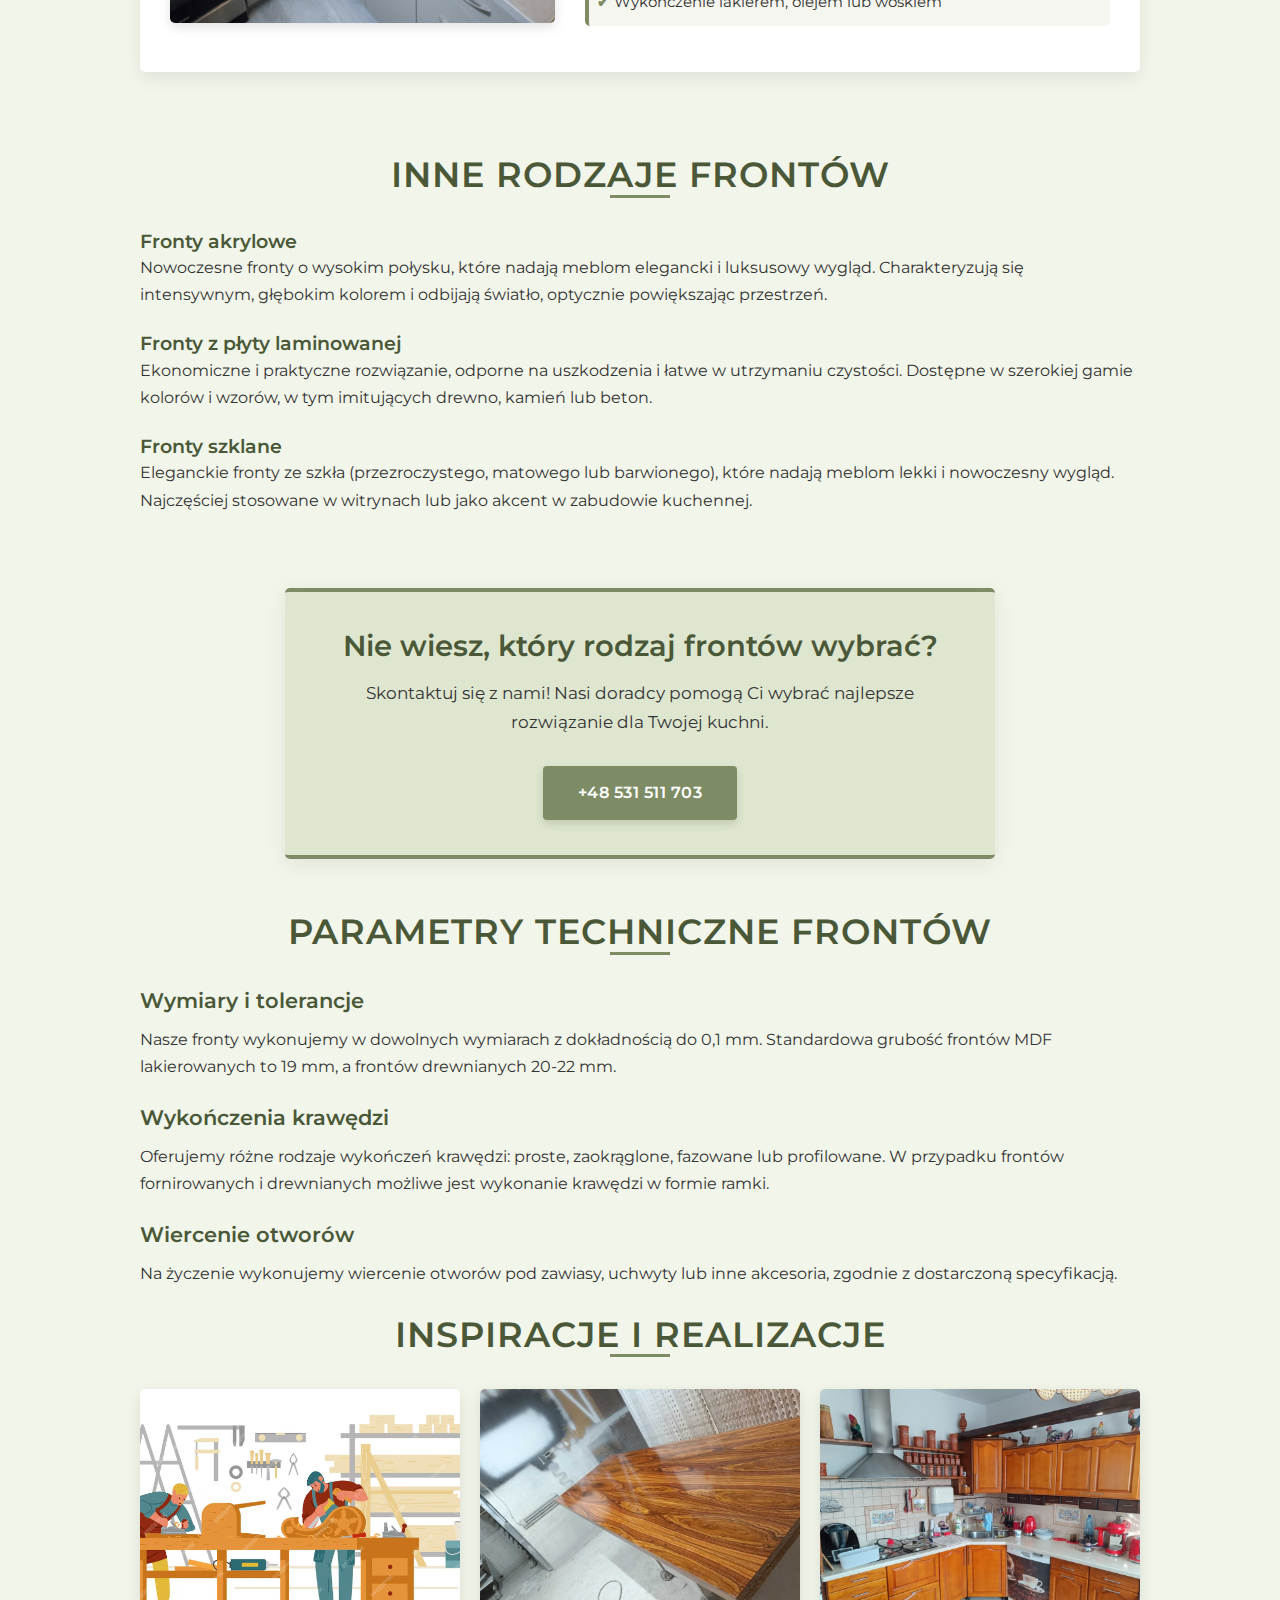
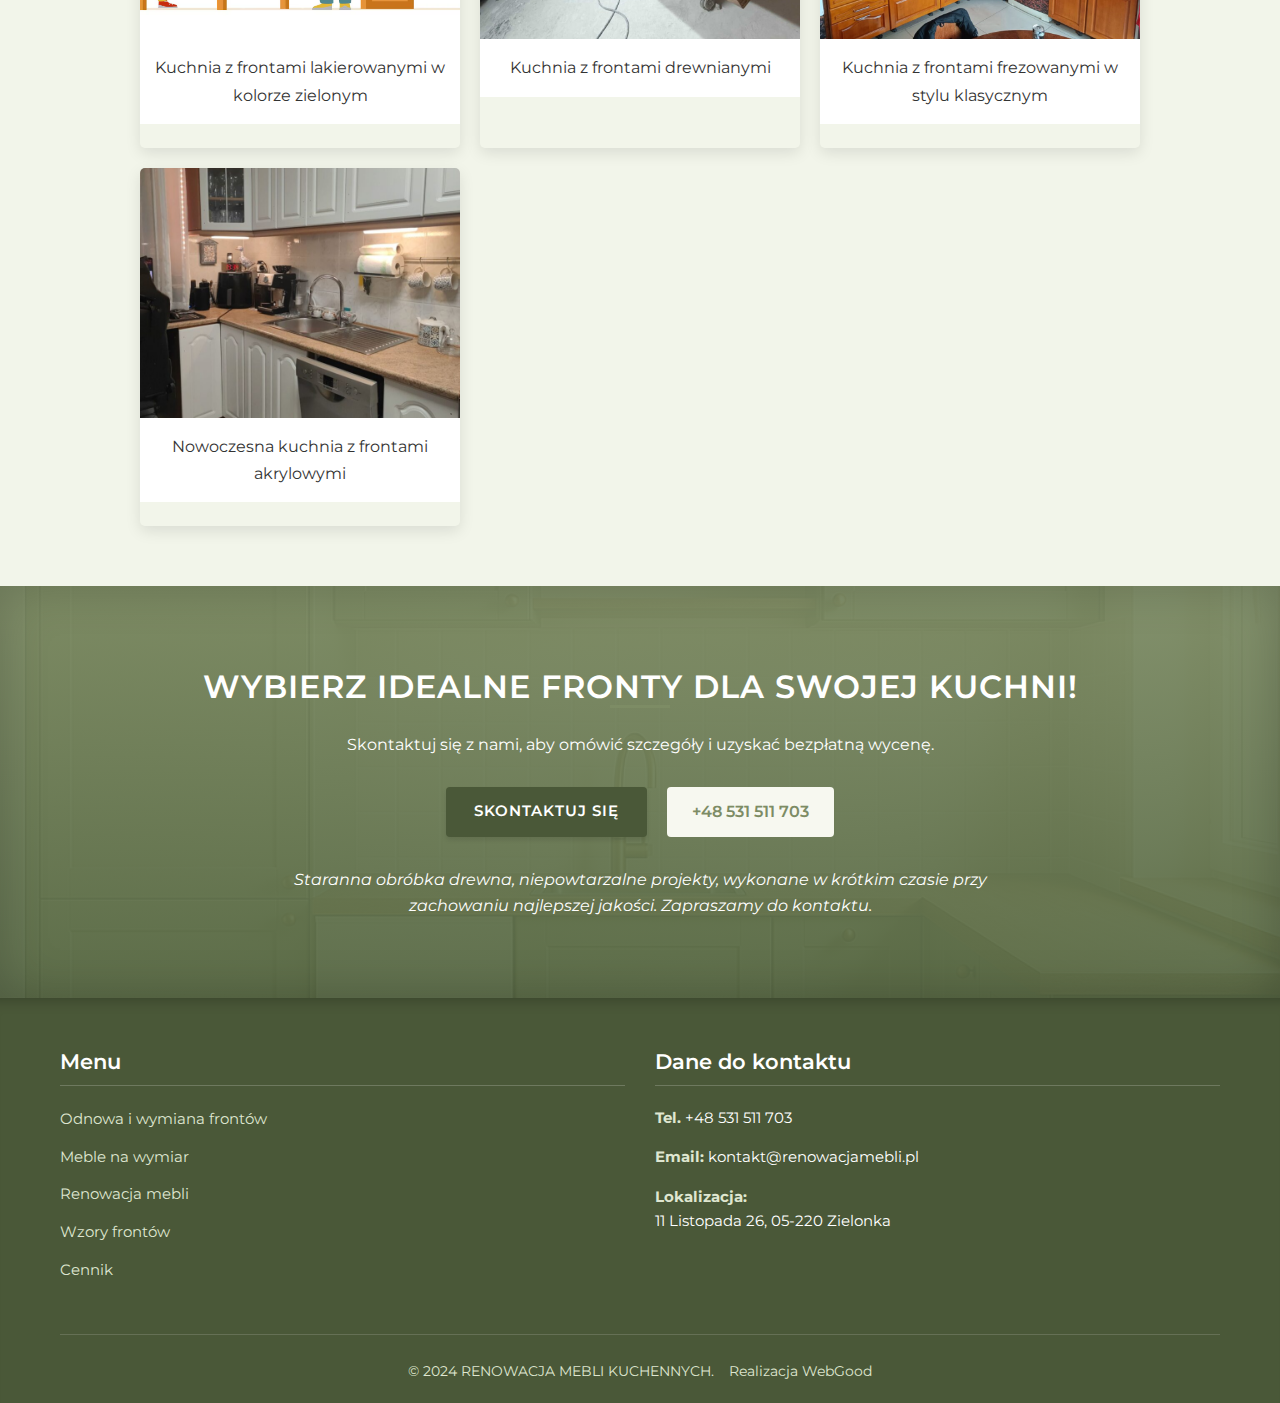
<file: rodzaje-frontow.html>
<!DOCTYPE html>
<html lang="pl">
<head>
    <meta charset="UTF-8">
    <meta name="viewport" content="width=device-width, initial-scale=1.0">
    <title>Rodzaje frontów - Renowacja Mebli Kuchennych</title>
    <link rel="stylesheet" href="css/styles.css">
    <link rel="stylesheet" href="https://cdnjs.cloudflare.com/ajax/libs/font-awesome/6.0.0-beta3/css/all.min.css">
</head>
<body>
    <header>
        <div class="top-bar">
            <div class="container">
                <div class="contact-info">
                    <span><strong>+48 531 511 703</strong> (8:00-20:00)</span>
                    <span>11 Listopada 26, 05-220 Zielonka</span>
                    <span>kontakt@renowacjamebli.pl</span>
                </div>
            </div>
        </div>
        <div class="main-header container">
            <div class="logo">
                <h1><a href="index.html">Renowacja Mebli Kuchennych</a></h1>
            </div>
            <nav>
                <ul>
                    <li><a href="odnowa-i-wymiana-frontow.html">ODNOWA I WYMIANA FRONTÓW</a></li>
                    <li><a href="meble-na-wymiar.html">MEBLE NA WYMIAR</a></li>
                    <li><a href="renowacja-mebli.html">RENOWACJA MEBLI</a></li>
                    <li><a href="rodzaje-frontow.html" class="active">RODZAJE FRONTÓW</a></li>
                    <li><a href="kontakt.html">KONTAKT</a></li>
                </ul>
            </nav>
        </div>
    </header>

    <section class="subpage-hero">
        <div class="container">
            <h1>Rodzaje frontów</h1>
            <p>Poznaj dostępne opcje i wybierz idealną dla siebie</p>
        </div>
    </section>

    <section class="content-section">
        <div class="container">
            <div class="content-wrapper">
                <h2>Wybierz fronty idealne dla Twojej kuchni</h2>
                <p>Oferujemy szeroki wybór frontów meblowych, które różnią się materiałem wykonania, stylem oraz wykończeniem. Wszystkie nasze fronty charakteryzują się najwyższą jakością wykonania, trwałością oraz estetyką. Poniżej przedstawiamy dostępne rodzaje frontów, które możemy dla Państwa wykonać lub odnowić.</p>
                
                <h2>Fronty MDF lakierowane</h2>
                <div class="front-type-showcase">
                    <div class="showcase-item">
                        <div class="showcase-image">
                            <img src="img/front-gladkie-lakierowane.jpg" alt="Front gładki, prosty MDF lakierowany">
                        </div>
                        <div class="showcase-desc">
                            <h3>Gładki, prosty MDF lakierowany</h3>
                            <p>Nowoczesne i eleganckie fronty wykonane z płyty MDF, pokryte wysokiej jakości lakierem. Dostępne w wykończeniu matowym, półmatowym lub z połyskiem. Można je wykonać w dowolnym kolorze z palety RAL lub NCS.</p>
                            <ul class="features">
                                <li>Idealnie gładka powierzchnia</li>
                                <li>Trwałe i odporne na wilgoć</li>
                                <li>Łatwe w czyszczeniu</li>
                                <li>Możliwość wykonania w dowolnym kolorze</li>
                                <li>Nowoczesny wygląd</li>
                            </ul>
                        </div>
                    </div>
                    
                    <div class="showcase-item reversed">
                        <div class="showcase-desc">
                            <h3>Frezowany MDF lakierowany</h3>
                            <p>Eleganckie fronty z ozdobnymi frezowaniami, które nadają meblom klasyczny lub prowansalski charakter. Wykonane z płyty MDF i pokryte lakierem w wybranym kolorze i stopniu połysku.</p>
                            <ul class="features">
                                <li>Ozdobne frezowania i profilowania</li>
                                <li>Klasyczny lub rustykalny wygląd</li>
                                <li>Trwałe wykończenie lakiernicze</li>
                                <li>Możliwość zastosowania efektów dekoracyjnych (patyna, przecierka)</li>
                            </ul>
                        </div>
                        <div class="showcase-image">
                            <img src="img/front-frezowane-lakierowane.jpg" alt="Front frezowany MDF lakierowany">
                        </div>
                    </div>
                </div>
                
                <h2>Fronty z podchwytem</h2>
                <div class="front-type-showcase">
                    <div class="showcase-item">
                        <div class="showcase-image">
                            <img src="img/front-gladkie-pochwyt.jpg" alt="Front gładki z podchwytem">
                        </div>
                        <div class="showcase-desc">
                            <h3>Fronty z podchwytem</h3>
                            <p>Nowoczesne fronty bez uchwytów, z wyfrezowanym podchwytem umożliwiającym wygodne otwieranie. Wykonane z płyty MDF i pokryte lakierem w dowolnym kolorze.</p>
                            <ul class="features">
                                <li>Minimalistyczny wygląd bez widocznych uchwytów</li>
                                <li>Ergonomiczne otwieranie</li>
                                <li>Dostępne w różnych wariantach frezowania podchwytu</li>
                                <li>Możliwość łączenia z innymi typami frontów</li>
                            </ul>
                        </div>
                    </div>
                </div>
                
                <h2>Fronty oklejone folią</h2>
                <div class="front-type-showcase">
                    <div class="showcase-item">
                        <div class="showcase-image">
                            <img src="img/front-gladkie-oklejone.jpg" alt="Front gładki oklejony folią">
                        </div>
                        <div class="showcase-desc">
                            <h3>Gładki, prosty front oklejony folią</h3>
                            <p>Ekonomiczne rozwiązanie, które zapewnia dobry stosunek jakości do ceny. Fronty wykonane z płyty MDF i pokryte wysokiej jakości folią PVC, dostępną w wielu kolorach i wzorach, w tym imitujących drewno.</p>
                            <ul class="features">
                                <li>Szeroka gama kolorów i wzorów</li>
                                <li>Odporność na zarysowania i zabrudzenia</li>
                                <li>Korzystna relacja jakości do ceny</li>
                                <li>Łatwe w utrzymaniu czystości</li>
                            </ul>
                        </div>
                    </div>
                    
                    <div class="showcase-item reversed">
                        <div class="showcase-desc">
                            <h3>Frezowany front oklejony folią</h3>
                            <p>Fronty z ozdobnymi frezowaniami, oklejone folią PVC. Łączą w sobie elegancję frezowanych frontów z praktycznością i trwałością folii PVC.</p>
                            <ul class="features">
                                <li>Ozdobne frezowania</li>
                                <li>Odporność na uszkodzenia mechaniczne</li>
                                <li>Możliwość wyboru różnych wzorów frezowań</li>
                                <li>Dobry stosunek jakości do ceny</li>
                            </ul>
                        </div>
                        <div class="showcase-image">
                            <img src="img/front-frezowane-oklejone.jpg" alt="Front frezowany oklejony folią">
                        </div>
                    </div>
                </div>
                
                <h2>Fronty fornirowane</h2>
                <div class="front-type-showcase">
                    <div class="showcase-item">
                        <div class="showcase-image">
                            <img src="img/front-fornirowane.jpg" alt="Front fornirowany">
                        </div>
                        <div class="showcase-desc">
                            <h3>Fronty fornirowane</h3>
                            <p>Eleganckie fronty pokryte naturalnym fornirem, który nadaje meblom niepowtarzalny charakter i ciepło naturalnego drewna. Dostępne w różnych rodzajach forniru (dąb, buk, orzech, jesion i inne) i wykończeniach.</p>
                            <ul class="features">
                                <li>Naturalne piękno drewna</li>
                                <li>Unikalna struktura i rysunek słojów</li>
                                <li>Możliwość wyboru różnych rodzajów fornirów</li>
                                <li>Wykończenie lakierem, olejem lub woskiem</li>
                                <li>Szlachetny wygląd</li>
                            </ul>
                        </div>
                    </div>
                </div>
                
                <h2>Fronty drewniane</h2>
                <div class="front-type-showcase">
                    <div class="showcase-item">
                        <div class="showcase-image">
                            <img src="img/front-drewniane.jpg" alt="Front drewniany">
                        </div>
                        <div class="showcase-desc">
                            <h3>Fronty drewniane</h3>
                            <p>Ekskluzywne fronty wykonane z litego drewna, które charakteryzują się najwyższą jakością, trwałością i ponadczasowym urokiem. Dostępne w różnych gatunkach drewna i z różnymi wykończeniami.</p>
                            <ul class="features">
                                <li>Wykonane z litego drewna</li>
                                <li>Najwyższa jakość i trwałość</li>
                                <li>Możliwość wykonania ozdobnych frezowań i profilowań</li>
                                <li>Klasyczny, rustykalny lub nowoczesny charakter</li>
                                <li>Wykończenie lakierem, olejem lub woskiem</li>
                            </ul>
                        </div>
                    </div>
                </div>
                
                <h2>Inne rodzaje frontów</h2>
                <div class="other-types">
                    <div class="other-type">
                        <h3>Fronty akrylowe</h3>
                        <p>Nowoczesne fronty o wysokim połysku, które nadają meblom elegancki i luksusowy wygląd. Charakteryzują się intensywnym, głębokim kolorem i odbijają światło, optycznie powiększając przestrzeń.</p>
                    </div>
                    <div class="other-type">
                        <h3>Fronty z płyty laminowanej</h3>
                        <p>Ekonomiczne i praktyczne rozwiązanie, odporne na uszkodzenia i łatwe w utrzymaniu czystości. Dostępne w szerokiej gamie kolorów i wzorów, w tym imitujących drewno, kamień lub beton.</p>
                    </div>
                    <div class="other-type">
                        <h3>Fronty szklane</h3>
                        <p>Eleganckie fronty ze szkła (przezroczystego, matowego lub barwionego), które nadają meblom lekki i nowoczesny wygląd. Najczęściej stosowane w witrynach lub jako akcent w zabudowie kuchennej.</p>
                    </div>
                </div>
                
                <div class="cta-box">
                    <h3>Nie wiesz, który rodzaj frontów wybrać?</h3>
                    <p>Skontaktuj się z nami! Nasi doradcy pomogą Ci wybrać najlepsze rozwiązanie dla Twojej kuchni.</p>
                    <a href="tel:+48531511703" class="btn">+48 531 511 703</a>
                </div>
                
                <h2>Parametry techniczne frontów</h2>
                <div class="tech-specs">
                    <div class="spec-item">
                        <h3>Wymiary i tolerancje</h3>
                        <p>Nasze fronty wykonujemy w dowolnych wymiarach z dokładnością do 0,1 mm. Standardowa grubość frontów MDF lakierowanych to 19 mm, a frontów drewnianych 20-22 mm.</p>
                    </div>
                    <div class="spec-item">
                        <h3>Wykończenia krawędzi</h3>
                        <p>Oferujemy różne rodzaje wykończeń krawędzi: proste, zaokrąglone, fazowane lub profilowane. W przypadku frontów fornirowanych i drewnianych możliwe jest wykonanie krawędzi w formie ramki.</p>
                    </div>
                    <div class="spec-item">
                        <h3>Wiercenie otworów</h3>
                        <p>Na życzenie wykonujemy wiercenie otworów pod zawiasy, uchwyty lub inne akcesoria, zgodnie z dostarczoną specyfikacją.</p>
                    </div>
                </div>
                
                <h2>Inspiracje i realizacje</h2>
                <div class="gallery-section">
                    <div class="gallery-grid">
                        <div class="gallery-item">
                            <img src="img/inspiracja-front-1.jpg" alt="Inspiracja - kuchnia z frontami lakierowanymi">
                            <p>Kuchnia z frontami lakierowanymi w kolorze zielonym</p>
                        </div>
                        <div class="gallery-item">
                            <img src="img/inspiracja-front-2.jpg" alt="Inspiracja - kuchnia z frontami drewnianymi">
                            <p>Kuchnia z frontami drewnianymi</p>
                        </div>
                        <div class="gallery-item">
                            <img src="img/inspiracja-front-3.jpg" alt="Inspiracja - kuchnia z frontami frezowanymi">
                            <p>Kuchnia z frontami frezowanymi w stylu klasycznym</p>
                        </div>
                        <div class="gallery-item">
                            <img src="img/inspiracja-front-4.jpg" alt="Inspiracja - kuchnia z frontami akrylowymi">
                            <p>Nowoczesna kuchnia z frontami akrylowymi</p>
                        </div>
                    </div>
                </div>
            </div>
        </div>
    </section>

    <section class="call-to-action">
        <div class="container">
            <h2>Wybierz idealne fronty dla swojej kuchni!</h2>
            <p>Skontaktuj się z nami, aby omówić szczegóły i uzyskać bezpłatną wycenę.</p>
            <div class="cta-buttons">
                <a href="kontakt.html" class="btn">Skontaktuj się</a>
                <a href="tel:+48531511703" class="phone-btn">+48 531 511 703</a>
            </div>
            <p class="cta-footer">Staranna obróbka drewna, niepowtarzalne projekty, wykonane w krótkim czasie przy zachowaniu najlepszej jakości. Zapraszamy do kontaktu.</p>
        </div>
    </section>

    <footer>
        <div class="container">
            <div class="footer-columns">
                <div class="footer-menu">
                    <h3>Menu</h3>
                    <ul>
                        <li><a href="odnowa-i-wymiana-frontow.html">Odnowa i wymiana frontów</a></li>
                        <li><a href="meble-na-wymiar.html">Meble na wymiar</a></li>
                        <li><a href="renowacja-mebli.html">Renowacja mebli</a></li>
                        <li><a href="rodzaje-frontow.html">Wzory frontów</a></li>
                        <li><a href="index.html#pricing">Cennik</a></li>
                    </ul>
                </div>
                <div class="footer-contact">
                    <h3>Dane do kontaktu</h3>
                    <p><strong>Tel.</strong> +48 531 511 703</p>
                    <p><strong>Email:</strong> kontakt@renowacjamebli.pl</p>
                    <p><strong>Lokalizacja:</strong><br>11 Listopada 26, 05-220 Zielonka</p>
                </div>
            </div>
            <div class="footer-bottom">
                <p>© 2024 RENOWACJA MEBLI KUCHENNYCH.</p>
                <p>Realizacja WebGood</p>
            </div>
        </div>
    </footer>

    <script src="js/script.js"></script>
</body>
</html>
</file>
<file: css/styles.css>
/* 
* Renowacja Mebli Kuchennych - Main Stylesheet
* Colors: Sage green palette
*/

@import url('https://fonts.googleapis.com/css2?family=Montserrat:wght@300;400;500;600;700&display=swap');

/* Global styles and variables */
:root {
    --primary-color: #7D8C65; /* Main sage green */
    --primary-color-rgb: 125, 140, 101; /* RGB for use in rgba() */
    --secondary-color: #DFE6D0; /* Light sage */
    --secondary-color-rgb: 223, 230, 208; /* RGB for --secondary-color */
    --accent-color: #A1B57D; /* Darker sage */
    --light-color: #F7F8F0; /* Very light sage */
    --dark-color: #4A5838; /* Very dark sage */
    --dark-color-rgb: 74, 88, 56; /* RGB for --dark-color */
    --dark-accent-color: #768654;
    --text-color: #333333;
    --light-text-color: #ffffff;
    --dark-text-color: #333333;
    --header-font: 'Montserrat', sans-serif;
    --body-font: 'Montserrat', sans-serif;
    --transition: all 0.3s ease;
    --border-radius: 5px;
}

/* Reset and base styles */
* {
    margin: 0;
    padding: 0;
    box-sizing: border-box;
}

body {
    font-family: var(--body-font);
    color: var(--dark-text-color);
    line-height: 1.6;
    margin: 0;
    padding: 0;
    font-weight: 400;
    background-color: #F2F5EA; /* Very light sage background */
}

h1, h2, h3, h4, h5, h6 {
    font-family: var(--header-font);
    margin-top: 0;
    color: var(--dark-color);
    font-weight: 600;
    line-height: 1.3;
}

h2 {
    font-size: 2.2rem;
    position: relative;
    margin-bottom: 2rem;
    text-transform: uppercase;
    letter-spacing: 1px;
    text-align: center; /* Added for centering */
}

h2:after {
    content: '';
    position: absolute;
    bottom: 0;
    left: 50%;
    transform: translateX(-50%);
    width: 60px;
    height: 3px;
    background-color: var(--primary-color);
}

a {
    text-decoration: none;
    color: var(--primary-color);
    transition: var(--transition);
}

a:hover {
    color: var(--accent-color);
}

img {
    max-width: 100%;
    height: auto;
}

.container {
    width: 100%;
    max-width: 1200px;
    margin: 0 auto;
    padding: 0 20px;
}

section {
    padding: 60px 0;
}

/* Button styles */
.btn {
    display: inline-block;
    background-color: var(--dark-color);
    color: var(--light-text-color);
    padding: 12px 28px;
    text-decoration: none;
    border: none;
    border-radius: 4px;
    cursor: pointer;
    font-weight: 600;
    letter-spacing: 1px;
    transition: var(--transition);
    text-transform: uppercase;
    box-shadow: 0 3px 5px rgba(0, 0, 0, 0.1);
    font-family: var(--heading-font);
    font-size: 0.95rem;
}

.btn:hover {
    background-color: var(--accent-color);
    color: var(--light-text-color);
    transform: translateY(-2px);
    box-shadow: 0 5px 8px rgba(0, 0, 0, 0.15);
}

/* Secondary button style */
.btn-secondary {
    background-color: var(--secondary-color);
    color: var(--dark-color);
    border: 1px solid var(--accent-color); /* Optional border */
}

.btn-secondary:hover {
    background-color: var(--accent-color);
    color: var(--light-text-color);
    border-color: var(--accent-color);
}

.btn-blink {
    font-size: 1.2rem;
    padding: 15px 35px;
    margin-top: 2rem;
    margin-bottom: 1rem;
    display: inline-block;
    background-color: var(--accent-color);
}

.btn-blink:hover {
    animation: button-blink 1s infinite;
}

@keyframes button-blink {
    0% { opacity: 1; }
    50% { opacity: 0.7; }
    100% { opacity: 1; }
}

/* Header styles */
header {
    background-color: var(--light-color);
    box-shadow: 0 2px 10px rgba(0, 0, 0, 0.08);
    border-bottom: 3px solid var(--primary-color);
}

.top-bar {
    background-color: var(--dark-color);
    color: var(--light-text-color);
    padding: 10px 0;
    font-size: 0.9rem;
}

.top-bar .contact-info {
    display: flex;
    justify-content: space-between;
    flex-wrap: wrap;
}

.main-header {
    display: flex;
    justify-content: space-between;
    align-items: center;
    padding: 20px 0;
    flex-wrap: wrap;
}

.logo {
    display: flex;
    align-items: center;
}

.logo img {
    max-height: 135px;
    width: auto;
    display: block;
}

nav ul {
    display: flex;
    list-style: none;
    flex-wrap: wrap;
}

nav ul li {
    margin-left: 30px;
}

nav ul li a {
    color: var(--accent-color);
    font-weight: 600;
    font-size: 0.95rem;
    padding: 5px 10px;
    border-radius: 3px;
    font-family: var(--heading-font);
    letter-spacing: 0.5px;
}

nav ul li a:hover {
    color: var(--light-text-color);
    background-color: var(--primary-color);
}

/* Hero section */
.hero {
    position: relative; /* Needed for absolute positioning of content */
    color: var(--light-text-color);
    text-align: center;
    padding: 0; /* Remove padding as images will fill it */
    height: 70vh; /* Adjust as needed, or make it dynamic */
    overflow: hidden; /* Hide parts of images that might overflow */
    background-color: #2c3e50; /* Fallback dark background for debugging */
}

.hero-carousel {
    position: absolute;
    top: 0;
    left: 0;
    width: 100%;
    height: 100%;
}

.carousel-slide {
    position: absolute;
    top: 0;
    left: 0;
    width: 100%;
    height: 100%;
    opacity: 0;
    transition: opacity 1s ease-in-out;
    z-index: 1; /* Base z-index for non-active slides */
    pointer-events: none; 
}

.carousel-slide::before, .carousel-slide::after {
    content: none !important; /* Prevent any accidental content generation */
}

.carousel-slide.active {
    opacity: 1;
    z-index: 2; /* Active slide above non-active ones, below overlay */
    pointer-events: auto; 
}

.carousel-slide img {
    width: 100%;
    height: 100%;
    object-fit: cover; /* Cover the area, might crop a bit */
    object-position: center;
    display: block; /* Ensures block-level behavior */
}

/* Overlay for darkening the image a bit so text is more readable */
.hero-carousel::after {
    content: '';
    position: absolute;
    top: 0;
    left: 0;
    width: 100%;
    height: 100%;
    background-color: rgba(0, 0, 0, 0.5); /* Adjust darkness as needed */
    z-index: 3; /* Above active slide, below text content */
}

.hero-content {
    position: relative; 
    z-index: 4; /* Text content on top of everything, including overlay */
    height: 100%;
    display: flex;
    flex-direction: column;
    justify-content: center;
    align-items: center;
    padding: 60px 20px; /* Add padding back here */
}

.hero h1, .hero h2 {
    color: var(--light-text-color);
}

.hero h2 {
    font-size: 1.5rem;
    margin-bottom: 0.5rem;
}

.hero h1 {
    font-size: 2.5rem;
    margin-bottom: 1.5rem;
}

.hero p {
    font-size: 1.1rem;
    max-width: 800px;
    margin: 0 auto 2rem;
}

.hero .btn {
    background-color: var(--dark-color);
    color: var(--light-text-color);
    border-radius: 30px; /* This was in the original .hero .btn, ensure it stays if desired */
    padding: 14px 30px;
    font-size: 1.1rem; /* Restoring original font size */
    box-shadow: 0 4px 8px rgba(0, 0, 0, 0.2); /* Restoring original box shadow */
    margin-top: 1rem; /* Restoring original margin-top */
    /* Ensure this button is above the overlay if needed, but hero-content z-index should handle it */
}

.hero .btn:hover {
    background-color: var(--accent-color);
    transform: translateY(-3px);
    box-shadow: 0 6px 12px rgba(0, 0, 0, 0.3);
}

/* Steps section */
.steps {
    text-align: center;
    background-color: var(--light-color);
    background-image: linear-gradient(135deg, var(--light-color) 25%, rgba(223, 230, 208, 0.7) 25%, rgba(223, 230, 208, 0.7) 50%, var(--light-color) 50%, var(--light-color) 75%, rgba(223, 230, 208, 0.7) 75%, rgba(223, 230, 208, 0.7) 100%);
    background-size: 40px 40px;
}

.steps h2 {
    font-size: 2rem;
    margin-bottom: 1.5rem;
}

.step-boxes {
    display: flex;
    justify-content: center;
    gap: 40px;
    margin-top: 40px;
    flex-wrap: wrap;
}

.step-box {
    background-color: white;
    padding: 30px;
    border-radius: 5px;
    box-shadow: 0 5px 15px rgba(0, 0, 0, 0.08);
    width: 250px;
    height: 250px;
    display: flex;
    flex-direction: column;
    justify-content: center;
    align-items: center;
    transition: var(--transition);
    border-bottom: 3px solid var(--primary-color);
}

.step-box:hover {
    transform: translateY(-10px);
    box-shadow: 0 10px 20px rgba(0, 0, 0, 0.15);
}

.step-number {
    font-size: 3rem;
    font-weight: 700;
    color: var(--primary-color);
    margin-bottom: 15px;
}

/* Services section */
.services {
    text-align: center;
}

.services h2 {
    font-size: 2rem;
    margin-bottom: 1rem;
}

.services h5 {
    font-size: 1.2rem;
    margin-bottom: 2rem;
    color: var(--accent-color);
}

.service-list {
    max-width: 800px;
    margin: 0 auto 40px;
    text-align: left;
}

.service-list p {
    margin-bottom: 1rem;
    padding-left: 25px;
    position: relative;
}

.service-list p:before {
    content: "✓";
    position: absolute;
    left: 8px; /* Provide space before checkmark */
    color: var(--accent-color);
    font-weight: bold;
}

/* Pricing section */
.pricing {
    background-color: var(--light-color);
    background-image: radial-gradient(var(--secondary-color) 10%, transparent 10%), 
                      radial-gradient(var(--secondary-color) 10%, transparent 10%);
    background-size: 20px 20px;
    background-position: 0 0, 10px 10px;
}

.pricing h2 {
    font-size: 2rem;
    text-align: center;
    margin-bottom: 2rem;
}

.pricing-section {
    margin-bottom: 50px;
}

.pricing-section h2 {
    font-size: 1.8rem;
    margin-bottom: 1rem;
}

.pricing-section h5 {
    font-size: 1.1rem;
    text-align: center;
    margin-bottom: 2rem;
    color: var(--accent-color);
}

.pricing-table {
    overflow-x: auto;
}

.pricing-table table {
    width: 100%;
    border-collapse: collapse;
    background-color: white;
    box-shadow: 0 5px 15px rgba(0, 0, 0, 0.08);
    border-radius: 5px;
    overflow: hidden;
}

.pricing-table th, .pricing-table td {
    padding: 15px;
    text-align: left;
    border-bottom: 1px solid #eee;
}

.pricing-table th {
    background-color: var(--accent-color);
    color: white;
}

.pricing-table tr:hover {
    background-color: #f9f9f9;
}

.pricing-note {
    text-align: center;
    font-style: italic;
    margin-top: 20px;
}

/* Front types section */
.front-types {
    text-align: center;
}

.front-types h2 {
    font-size: 2rem;
    margin-bottom: 1rem;
}

.front-types h5 {
    font-size: 1.1rem;
    margin-bottom: 2.5rem;
    color: var(--accent-color);
}

.front-types-grid {
    display: grid;
    grid-template-columns: repeat(auto-fill, minmax(250px, 1fr));
    gap: 30px;
}

.front-type {
    background-color: white;
    padding: 20px;
    border-radius: 5px;
    box-shadow: 0 5px 15px rgba(0, 0, 0, 0.05);
    transition: var(--transition);
    text-align: center;
    position: relative;
    cursor: pointer;
    overflow: hidden;
}

.front-type:hover {
    transform: translateY(-10px);
    box-shadow: 0 10px 20px rgba(0, 0, 0, 0.1);
}

.front-type h4 {
    font-size: 1.1rem;
    margin-bottom: 0.5rem;
}

.front-type p {
    color: var(--primary-color);
    margin-bottom: 1rem;
}

.front-image {
    width: 100%;
    height: 200px;
    background-size: cover;
    background-position: center;
    margin-top: 15px;
    border-radius: 3px;
    transition: var(--transition);
}

.front-calculator {
    background-color: rgba(var(--primary-color-rgb), 0.05); /* Very subtle background tint */
    border-top: 1px solid var(--secondary-color);
    padding: 20px 15px; /* Adjusted padding */
    margin-top: 15px;
    border-radius: 0 0 var(--border-radius) var(--border-radius);
    display: none; /* Keep initial state as none */
    opacity: 0;
    transform: translateY(-10px); /* Slight upward transition */
    transition: opacity 0.4s ease, transform 0.4s ease;
    text-align: center; /* Center align all content within */
}

.front-type.active .front-calculator {
    display: block;
    opacity: 1;
    transform: translateY(0);
}

.calculator-input {
    display: flex;
    align-items: center;
    justify-content: center; /* Center label and input */
    margin-bottom: 18px; /* Increased margin */
    gap: 10px; /* Add gap between label and input */
}

.calculator-input label {
    margin-right: 0; /* Removed margin as gap is used */
    font-weight: 500; /* Slightly less bold */
    color: var(--dark-color);
    font-size: 0.95rem;
}

.calculator-input input.calc-input {
    width: 90px; /* Slightly wider */
    padding: 10px 12px; /* More padding */
    border: 1px solid var(--secondary-color);
    border-radius: var(--border-radius);
    text-align: center;
    font-size: 1rem;
    color: var(--dark-color);
    transition: border-color 0.3s ease, box-shadow 0.3s ease;
}

.calculator-input input.calc-input:focus {
    border-color: var(--primary-color);
    box-shadow: 0 0 0 0.15rem rgba(var(--primary-color-rgb), 0.2);
    outline: none;
}

.calculator-result {
    font-size: 1.3rem; /* Larger result text */
    font-weight: 700; /* Bold result */
    color: var(--primary-color); /* Prominent color */
    margin: 20px 0; /* More vertical spacing */
    padding: 10px;
    background-color: rgba(var(--secondary-color-rgb), 0.5);
    border-radius: var(--border-radius);
    display: inline-block; /* To make background fit content */
}

.calculator-result span {
    /* Specific styling for the number if needed, but parent handles most */
}

.front-calculator .order-btn {
    background-color: var(--primary-color); /* Match main CTA style */
    color: var(--light-text-color);
    padding: 12px 25px;
    border: none;
    border-radius: var(--border-radius);
    font-size: 0.95rem;
    font-weight: 600;
    cursor: pointer;
    transition: var(--transition);
    text-transform: uppercase;
    letter-spacing: 0.5px;
    display: inline-block; /* Ensures it doesn't take full width unless intended */
    margin-top: 10px;
}

.front-calculator .order-btn:hover {
    background-color: var(--dark-color); /* Darker hover */
    transform: translateY(-2px);
    box-shadow: 0 4px 8px rgba(var(--dark-color-rgb), 0.2);
    /* animation: none; Remove blink if there was one specific to this button before */
}

/* Calculation section */
.calculation {
    background-color: var(--light-color);
    text-align: center;
}

.calculation h2 {
    font-size: 2rem;
    margin-bottom: 1rem;
}

.calculation h5 {
    font-size: 1.1rem;
    margin-bottom: 2.5rem;
    color: var(--accent-color);
}

.calculation-image {
    margin: 1.5rem auto;
    text-align: center;
    max-width: 800px;
}

.calculation-image img {
    max-width: 100%;
    height: auto;
    border-radius: 5px;
    box-shadow: 0 3px 8px rgba(0, 0, 0, 0.1);
}

/* Examples section */
.examples {
    background-color: var(--secondary-color); /* Light sage, or choose another distinct background */
}

.examples h2 {
    text-align: center;
    /* Style for main section heading already exists */
}

.section-subtitle {
    text-align: center;
    font-size: 1.1rem;
    color: var(--text-color);
    margin-bottom: 2.5rem;
    max-width: 700px;
    margin-left: auto;
    margin-right: auto;
}

.examples-gallery {
    display: grid;
    grid-template-columns: repeat(auto-fit, minmax(320px, 1fr)); /* Responsive grid */
    gap: 30px;
}

.example-item {
    background-color: #fff; /* White background for each item */
    border-radius: var(--border-radius);
    box-shadow: 0 5px 15px rgba(0,0,0,0.1);
    overflow: hidden; /* Ensure image corners are rounded if border-radius is applied */
    display: flex;
    flex-direction: column;
    transition: transform 0.3s ease, box-shadow 0.3s ease;
}

.example-item:hover {
    transform: translateY(-5px);
    box-shadow: 0 8px 20px rgba(0,0,0,0.15);
}

.example-image-pair {
    display: flex; /* Side-by-side before/after images */
    width: 100%;
}

.example-image-before,
.example-image-after {
    width: 50%;
    position: relative; /* For the "Przed"/"Po" text overlay */
}

.example-image-before img,
.example-image-after img {
    width: 100%;
    height: 220px; /* Fixed height for consistency */
    object-fit: cover;
    display: block;
}

.example-image-before span,
.example-image-after span {
    position: absolute;
    top: 10px;
    left: 10px;
    background-color: rgba(0,0,0,0.6);
    color: #fff;
    padding: 3px 8px;
    font-size: 0.8rem;
    border-radius: 3px;
    text-transform: uppercase;
}

.example-item h4 {
    font-size: 1.25rem;
    color: var(--dark-color);
    margin: 15px 20px 5px;
}

.example-item p {
    font-size: 0.95rem;
    color: var(--text-color);
    margin: 0 20px 20px;
    flex-grow: 1; /* Allows paragraphs to take available space if items have different text length */
}

/* Styles for placeholder images if you want to make them distinct */
img[src="img/placeholder-before.png"] {
    /* Optional: Add specific styles for placeholder, e.g., background color */
    background-color: #e0e0e0;
}


.examples .btn {
    /* Styles for this button will be inherited from global .btn 
       but you can add specific margin or other tweaks if needed */
    margin-top: 20px; /* Or use the div style as in HTML */
}

/* Contact section */
.contact {
    background-color: var(--light-color);
}

.contact h2 {
    font-size: 2rem;
    text-align: center;
    margin-bottom: 1rem;
}

.contact > .container > p {
    text-align: center;
    max-width: 700px;
    margin: 0 auto 2rem;
}

.contact-highlight {
    font-size: 1.2rem;
    font-weight: 600;
    color: var(--primary-color);
    margin-bottom: 2.5rem;
}

.contact-info-blocks {
    display: flex;
    justify-content: space-between;
    margin-bottom: 50px;
    flex-wrap: wrap;
    gap: 20px;
}

.contact-block {
    flex: 1;
    min-width: 250px;
    background-color: white;
    padding: 25px;
    border-radius: 5px;
    box-shadow: 0 5px 15px rgba(0, 0, 0, 0.08);
    text-align: center;
    position: relative;
    overflow: hidden;
}

.contact-block:before {
    content: '';
    position: absolute;
    top: 0;
    left: 0;
    right: 0;
    height: 4px;
    background-color: var(--primary-color);
}

.contact-block h3 {
    color: var(--primary-color);
    margin-bottom: 15px;
}

.contact-form {
    background-color: white;
    padding: 40px;
    border-radius: 5px;
    box-shadow: 0 5px 15px rgba(0, 0, 0, 0.08);
    border-left: 4px solid var(--primary-color);
}

.form-group {
    margin-bottom: 20px;
}

.form-group input, .form-group textarea {
    width: 100%;
    padding: 12px 15px;
    border: 1px solid #ddd;
    border-radius: 4px;
    font-family: var(--body-font);
}

.form-group textarea {
    height: 120px;
    resize: vertical;
}

.form-group textarea.highlight {
    border-color: var(--accent-color);
    box-shadow: 0 0 10px rgba(161, 181, 125, 0.5);
    animation: highlight-pulse 2s ease;
}

@keyframes highlight-pulse {
    0% { background-color: rgba(161, 181, 125, 0.2); }
    100% { background-color: transparent; }
}

.file-upload {
    border: 2px dashed var(--secondary-color);
    padding: 20px;
    text-align: center;
    border-radius: 4px;
    cursor: pointer;
    background-color: #f5f8ee;
}

.file-upload input {
    display: none;
}

.file-upload label {
    cursor: pointer;
    color: var(--accent-color);
    font-weight: 600;
}

.file-hint {
    font-size: 0.8rem;
    color: #777;
    margin-top: 10px;
}

.consent {
    display: flex;
    align-items: flex-start;
}

.consent input {
    width: auto;
    margin-right: 10px;
    margin-top: 5px;
}

.consent label {
    font-size: 0.9rem;
    color: #555;
}

/* Call to action section */
.call-to-action {
    background-color: var(--primary-color);
    color: white;
    text-align: center;
    padding: 80px 0;
    background-image: linear-gradient(rgba(125, 140, 101, 0.95), rgba(90, 107, 71, 0.95)), url('../img/kuchnia.png');
    background-size: cover;
    background-position: center;
    box-shadow: inset 0 0 50px rgba(0, 0, 0, 0.2);
}

.call-to-action h2 {
    font-size: 2rem;
    color: white;
    margin-bottom: 1.5rem;
}

.cta-buttons {
    display: flex;
    justify-content: center;
    margin: 30px 0;
    gap: 20px;
    flex-wrap: wrap;
}

.phone-btn {
    display: inline-block;
    background-color: var(--light-color);
    color: var(--primary-color);
    padding: 12px 25px;
    border: none;
    border-radius: 4px;
    cursor: pointer;
    font-weight: 600;
    transition: var(--transition);
}

.phone-btn:hover {
    background-color: white;
}

.cta-footer {
    margin-top: 30px;
    font-style: italic;
    max-width: 700px;
    margin: 30px auto 0;
}

.gallery-item img {
    width: 100%;
    height: 250px;
    object-fit: cover;
    display: block;
}

.gallery-item p {
    padding: 15px;
    background-color: white;
    margin-bottom: 0;
    font-size: 0.9rem;
        text-align: center;
    }
    
/* Added style for more descriptive gallery captions */
.gallery-item p.gallery-caption {
    background-color: rgba(var(--dark-color-rgb, 74, 88, 56), 0.85); /* Using dark color with alpha, define --dark-color-rgb or use static */
    color: var(--light-text-color);
    font-weight: 500;
    font-size: 1rem;
    padding: 12px 15px;
    position: absolute; /* Position it over the image */
    bottom: 0;
    left: 0;
        width: 100%;
    opacity: 0;
    transform: translateY(20px);
    transition: opacity 0.3s ease, transform 0.3s ease;
}

.gallery-item:hover p.gallery-caption {
    opacity: 1;
    transform: translateY(0);
}

/* Ensure .gallery-item is relative for absolute positioning of caption */
.gallery-item {
    position: relative; /* Add this if not already present elsewhere for .gallery-item */
    border-radius: 5px;
}

.gallery-grid {
    display: grid;
    grid-template-columns: repeat(auto-fill, minmax(300px, 1fr));
    gap: 20px;
}

.gallery-item {
    position: relative; /* Added for caption positioning */
    border-radius: 5px;
    overflow: hidden;
    box-shadow: 0 5px 15px rgba(0, 0, 0, 0.1);
    transition: var(--transition);
}

.gallery-item:hover {
    transform: translateY(-10px); /* Restored original hover effect */
    box-shadow: 0 10px 20px rgba(0, 0, 0, 0.15);
}

/* Specific hero for Meble na Wymiar page */
.hero-meble-na-wymiar {
    background-image: linear-gradient(rgba(var(--primary-color-rgb, 125, 140, 101), 0.85), rgba(var(--dark-color-rgb, 74, 88, 56), 0.85)), url('../img/meble-na-wymiar-1.jpg');
    /* You can replace 'meble-na-wymiar-1.jpg' with a more specific hero image for this page */
}

.image-placeholder {
    display: flex;
    align-items: center;
    justify-content: center;
    background-color: #f0f0f0;
    border: 1px solid #ddd;
    color: #666;
    font-size: 24px;
    font-weight: bold;
    /* width: 100%; */ /* JS overrides this */
    /* height: 100%; */ /* JS overrides this */
    overflow: hidden;
    text-align: center; /* Added for explicit centering */
}

/* Style for background-image placeholders */

/* Styling for "Rodzaje projektowanych mebli" section */
.services-grid {
    display: grid;
    grid-template-columns: repeat(auto-fit, minmax(280px, 1fr));
    gap: 30px;
    margin-top: 30px;
}

.service-card {
    background-color: #fff;
    border-radius: var(--border-radius);
    padding: 25px;
    text-align: center;
    box-shadow: 0 5px 15px rgba(0,0,0,0.07);
    border: 1px solid var(--secondary-color);
    transition: var(--transition);
}

.service-card:hover {
    transform: translateY(-5px);
    box-shadow: 0 8px 20px rgba(0,0,0,0.1);
}

.service-icon {
    font-size: 2.5rem;
    color: var(--primary-color);
    margin-bottom: 15px;
    line-height: 1;
}

.service-card h3 {
    font-size: 1.3rem;
    color: var(--dark-color);
    margin-bottom: 10px;
}

.service-card p {
    font-size: 0.95rem;
    line-height: 1.7;
    color: var(--text-color);
    margin-bottom: 0.75rem; /* Space within card */
}

/* Styling for Testimonials section */
.testimonials {
    padding: 60px 0; /* Standard section padding */
    background-color: var(--light-color); /* Or a slightly different background */
}

.testimonials h2 {
    text-align: center;
    /* Uses global h2 styling */
    margin-bottom: 40px; /* More space before the grid */
}

.testimonial-grid {
    display: grid;
    grid-template-columns: repeat(auto-fit, minmax(300px, 1fr));
    gap: 30px;
}

.testimonial-item {
    background-color: #fff;
    border-radius: var(--border-radius);
    padding: 30px;
    box-shadow: 0 5px 15px rgba(0,0,0,0.08);
    border-left: 5px solid var(--accent-color); /* Accent border */
    display: flex;
    flex-direction: column;
}

.testimonial-quote {
    font-size: 1.05rem;
    font-style: italic;
    color: var(--text-color);
    margin-bottom: 20px;
    line-height: 1.7;
    flex-grow: 1; /* Allows quote to take space if authors vary*/
}

.testimonial-quote::before {
    content: '\201C'; /* Left double quotation mark */
    font-size: 2rem;
    color: var(--accent-color);
    margin-right: 5px;
    line-height: 0.5;
    display: inline-block;
}

.testimonial-quote::after {
    content: '\201D'; /* Right double quotation mark */
    font-size: 2rem;
    color: var(--accent-color);
    margin-left: 5px;
    line-height: 0.5;
    display: inline-block;
}

.testimonial-author {
    font-size: 0.95rem;
    font-weight: 600;
    color: var(--primary-color);
    text-align: right;
    margin-top: auto; /* Pushes author to the bottom */
}

/* Styling for Renowacja Blatów Kuchennych section */
.blaty-renowacja {
    display: grid;
    grid-template-columns: repeat(auto-fit, minmax(280px, 1fr));
    gap: 25px;
    margin-top: 30px;
    margin-bottom: 30px;
}

.blaty-item {
    background-color: var(--light-color); /* Slightly different from #fff to stand out if page bg is white */
    border-radius: var(--border-radius);
    padding: 20px;
    box-shadow: 0 4px 10px rgba(0,0,0,0.06);
    border-top: 4px solid var(--accent-color); /* Top accent border */
    transition: var(--transition);
}

.blaty-item:hover {
    transform: translateY(-3px);
    box-shadow: 0 6px 15px rgba(0,0,0,0.1);
}

.blaty-item h3 {
    font-size: 1.3rem;
    color: var(--primary-color);
    margin-bottom: 0.75rem;
}

.blaty-item p {
    font-size: 0.95rem;
    line-height: 1.7;
    color: var(--text-color);
}

/* Styling for Rodzaje Frontów page - Showcase sections */
.content-wrapper > h2.front-category-heading {
    margin-top: 40px;
    margin-bottom: 25px; /* Increased bottom margin */
    padding-bottom: 15px; /* Increased padding */
    border-bottom: 2px solid var(--secondary-color);
    font-size: 1.9rem; /* Slightly larger */
    color: var(--dark-color); /* Ensure it uses dark color */
}

.front-type-showcase {
    margin-bottom: 50px;
}

.showcase-item {
    display: flex;
    flex-wrap: wrap; /* Allow wrapping on smaller screens */
    gap: 30px;
    align-items: center;
    background-color: #fff; /* White background for each item */
    padding: 30px; /* Increased padding */
    border-radius: var(--border-radius);
    box-shadow: 0 6px 18px rgba(0,0,0,0.08); /* Slightly more shadow */
    margin-bottom: 30px; 
}

.showcase-item.reversed {
    flex-direction: row-reverse;
}

.showcase-image {
    flex: 1 1 40%; /* Flex grow, shrink, basis */
    min-width: 280px; /* Minimum width before wrapping */
}

.showcase-image img {
    width: 100%;
    height: auto;
    border-radius: var(--border-radius);
    box-shadow: 0 4px 12px rgba(0,0,0,0.12); /* Enhanced shadow for image */
}

.showcase-desc {
    flex: 1 1 55%;
    min-width: 280px;
}

.showcase-desc h3 {
    font-size: 1.5rem;
    color: var(--primary-color);
    margin-bottom: 1rem;
}

.showcase-desc p {
    margin-bottom: 1.5rem;
    line-height: 1.7;
    font-size: 1rem;
}

/* Styling for ul.features within .showcase-desc */
.showcase-desc ul.features {
    list-style-type: none;
    padding-left: 0;
    margin-top: 20px; /* Increased margin */
}

.showcase-desc ul.features li {
    background-color: rgba(var(--secondary-color-rgb), 0.35); /* Adjusted alpha */
    padding: 12px 18px; /* Adjusted padding */
    margin-bottom: 10px; /* Adjusted margin */
    border-radius: var(--border-radius);
    border-left: 4px solid var(--primary-color); /* Thicker border */
    font-size: 0.95rem; /* Adjusted font size */
    transition: var(--transition);
}

.showcase-desc ul.features li:hover {
    transform: translateX(4px); /* Adjusted transform */
    background-color: rgba(var(--secondary-color-rgb), 0.55); /* Adjusted alpha */
    box-shadow: 0 2px 5px rgba(0,0,0,0.08);
}

.showcase-desc ul.features li::before {
    content: '\2714'; /* Unicode checkmark */
    margin-right: 12px; /* Adjusted margin */
    color: var(--primary-color);
    font-weight: bold;
}

/* Styling for Rodzaje Frontów - Specific Gallery */
.rodzaje-gallery-heading {
    text-align: center; 
    font-size: 2rem; 
    margin-top: 50px; 
    margin-bottom: 30px;
    color: var(--dark-color);
}

.rodzaje-gallery {
    display: grid;
    grid-template-columns: repeat(auto-fit, minmax(280px, 1fr)); /* Adjusted minmax */
    gap: 25px; /* Adjusted gap */
    margin-top: 30px;
}

.rodzaje-item {
    position: relative;
    overflow: hidden;
    border-radius: var(--border-radius);
    box-shadow: 0 6px 18px rgba(0,0,0,0.12); /* Enhanced shadow */
    cursor: pointer;
    height: 280px; /* Set a fixed height for the container */
    background-color: #f8f8f8; /* Light background for contain */
    display: flex; /* Center image */
    align-items: center;
    justify-content: center;
}

.rodzaje-item img {
    /* Remove fixed height from img */
    /* height: 280px; */
    width: 100%; /* Allow image to scale width */
    max-height: 100%; /* Prevent image exceeding container height */
    object-fit: contain; /* Fit without cropping */
    display: block;
    transition: transform 0.4s ease; /* Removed filter transition */
}

.rodzaje-item:hover img {
    transform: scale(1.05); /* Keep scale effect */
    /* filter: brightness(0.9); REMOVED */
}

.rodzaje-item .overlay {
    position: absolute;
    bottom: 0;
    left: 0;
    right: 0;
    background-color: rgba(var(--dark-color-rgb), 0.85); /* Slightly more opaque */
    color: var(--light-text-color);
    padding: 20px; /* Increased padding */
    text-align: center;
    opacity: 0;
    transform: translateY(100%);
    transition: opacity 0.3s ease-out, transform 0.3s ease-out; /* Adjusted transition */
}

.rodzaje-item:hover .overlay {
    opacity: 1;
    transform: translateY(0);
}

.rodzaje-item .overlay h3 {
    margin: 0;
    font-size: 1.2rem; /* Increased font size */
    color: var(--light-text-color);
    font-weight: 600;
}

/* Styling for Kontakt Page */
.contact-page {
    padding: 60px 0;
}

.contact-columns {
    display: flex;
    flex-wrap: wrap;
    gap: 40px;
    margin-bottom: 50px;
}

.contact-info-col {
    flex: 1 1 400px; /* Allow to grow, basis of 400px */
    min-width: 320px;
}

.contact-form-col {
    flex: 2 1 500px; /* Allow to grow more, basis of 500px */
    min-width: 320px;
}

.contact-info-col h2, .contact-form-col h2, .map-section h2, .faq-section h2 {
    /* Using global h2, but can be overridden if needed for contact page specifically */
    font-size: 2rem; /* Consistent with other subpage section titles */
    margin-bottom: 25px;
    color: var(--primary-color);
}

.contact-detail {
    display: flex;
    align-items: flex-start; /* Align items to the top */
    margin-bottom: 25px;
    padding: 20px; /* Increased padding */
    background-color: #fff;
    border-radius: var(--border-radius);
    box-shadow: 0 4px 12px rgba(0,0,0,0.06); /* Slightly enhanced shadow */
    border-left: 5px solid var(--accent-color); /* Thicker border */
}

.contact-detail .icon {
    font-size: 2rem; /* Larger icon */
    color: var(--primary-color);
    margin-right: 25px; /* More space */
    min-width: 35px; 
    text-align: center;
    margin-top: 3px; 
}

.contact-detail .content h3 {
    font-size: 1.3rem;
    color: var(--dark-color);
    margin-bottom: 0.75rem;
}

.contact-detail .content p {
    margin-bottom: 5px;
    line-height: 1.7;
    font-size: 0.95rem;
}
.contact-detail .content p a {
    color: var(--primary-color);
    font-weight: 500;
    transition: var(--transition);
}
.contact-detail .content p a:hover {
    text-decoration: underline;
    color: var(--accent-color);
}

.contact-detail .content p.small {
    font-size: 0.9rem; /* Slightly larger */
    color: #666; /* Darker gray */
    font-style: italic;
    margin-top: 8px;
}

.service-area {
    margin-top: 30px;
    padding: 25px; /* Increased padding */
    background-color: var(--light-color);
    border-radius: var(--border-radius);
    box-shadow: 0 3px 10px rgba(0,0,0,0.05);
}

.service-area h3 {
    font-size: 1.35rem; /* Slightly larger */
    color: var(--primary-color);
    margin-bottom: 18px; /* More space */
}

.service-area ul.area-list {
    list-style-type: none;
    padding-left: 0;
    column-gap: 25px; /* More gap */
}

.service-area ul.area-list li {
    margin-bottom: 10px; /* More space */
    font-size: 0.95rem;
    padding: 5px 0;
    position: relative;
    padding-left: 22px; /* More padding for icon */
}

.service-area ul.area-list li::before {
    content: '\27A4'; 
    position: absolute;
    left: 0;
    top: 50%;
    transform: translateY(-50%); /* Vertically center icon */
    color: var(--accent-color);
    font-size: 1em; /* Relative to li font-size */
}


/* Contact Page Form specific styles (enhancements over global) */
.contact-page-form .form-group {
    margin-bottom: 22px; /* Slightly more space */
}

.contact-page-form label {
    display: block;
    margin-bottom: 8px;
    font-weight: 600;
    color: var(--dark-text-color); /* Ensure good contrast */
    font-size: 0.95rem;
}

.contact-page-form input[type="text"],
.contact-page-form input[type="email"],
.contact-page-form input[type="tel"],
.contact-page-form select,
.contact-page-form textarea {
    border: 1px solid #ccc; /* Slightly darker border for better visibility */
    padding: 12px 18px;
}
.contact-page-form input[type="text"]:focus,
.contact-page-form input[type="email"]:focus,
.contact-page-form input[type="tel"]:focus,
.contact-page-form select:focus,
.contact-page-form textarea:focus {
    border-color: var(--primary-color);
    box-shadow: 0 0 0 0.2rem rgba(var(--primary-color-rgb), 0.25);
}

.contact-page-form .file-upload {
    margin-top: 25px;
    margin-bottom: 25px;
    border-color: var(--primary-color);
    background-color: var(--light-color);
}
.contact-page-form .file-upload label {
    color: var(--primary-color);
    font-weight: 600;
}

.contact-page-form .consent label {
    font-size: 0.85rem; /* Smaller for consent text */
    font-weight: normal;
    color: #555;
}

.contact-page-form .btn {
    width: 100%;
    padding: 15px;
    font-size: 1.05rem; /* Slightly larger button text */
    background-color: var(--primary-color);
}
.contact-page-form .btn:hover {
    background-color: var(--dark-color);
}


/* Map Section */
.map-section {
    margin-top: 60px; /* More space */
    padding: 40px; /* More padding */
    background-color: var(--light-color);
    border-radius: var(--border-radius);
    box-shadow: 0 5px 15px rgba(0,0,0,0.07);
}
.map-section h2{
     text-align: center;
     margin-bottom: 30px; /* More space after heading */
}

.map-container {
    width: 100%;
    height: 450px; /* Increased height */
    background-color: #e0e0e0; /* Slightly darker placeholder */
    border-radius: var(--border-radius);
    margin-bottom: 25px;
    display: flex;
    align-items: center;
    justify-content: center;
    text-align: center;
    color: #777;
    font-style: italic;
    border: 1px solid #ccc;
}

.directions h3 {
    font-size: 1.35rem; /* Larger */
    color: var(--primary-color);
    margin-bottom: 12px;
}

.directions p {
    line-height: 1.75; /* More line height */
    margin-bottom: 12px;
    font-size: 0.95rem;
}

/* FAQ Section */
.faq-section {
    margin-top: 60px; /* More space */
    padding-bottom: 30px; /* Add some padding at the bottom of the section */
}
.faq-section h2{
    text-align: center;
    margin-bottom: 30px;
}

.faq-items {
    margin-top: 20px;
}

.faq-item {
    background-color: #fff;
    border-radius: var(--border-radius);
    margin-bottom: 18px; /* More space */
    box-shadow: 0 4px 12px rgba(0,0,0,0.07); /* Enhanced shadow */
    border: 1px solid var(--secondary-color);
}

.faq-item h3 {
    font-size: 1.25rem;
    color: var(--dark-color);
    padding: 20px 25px;
    margin: 0;
    cursor: pointer; 
    background-color: var(--light-color);
    border-bottom: 1px solid var(--secondary-color);
    border-radius: var(--border-radius) var(--border-radius) 0 0;
    position: relative;
    transition: background-color 0.3s ease;
}
.faq-item h3:hover {
    background-color: var(--secondary-color);
}

/* Optional: Add accordion icon if JS is used later */

.faq-item h3::after {
    content: '+';
    position: absolute;
    right: 25px;
    top: 50%;
    transform: translateY(-50%);
    font-size: 1.8rem;
    font-weight: 300;
    color: var(--primary-color);
    transition: transform 0.3s ease;
}
.faq-item.active h3::after {
    transform: translateY(-50%) rotate(45deg);
}


.faq-item p {
    padding: 25px;
    line-height: 1.75;
    margin: 0;
    font-size: 0.95rem;
    background-color: #fff;
    border-radius: 0 0 var(--border-radius) var(--border-radius);
}

/*
.faq-item.active p {
    display: block;
}
*/

/* Simpler CTA Box within content sections */
.content-section .cta-box {
    background-color: var(--secondary-color);
    padding: 35px 30px;
    border-radius: var(--border-radius);
    text-align: center;
    margin: 50px auto; /* Centered with auto margins if container allows */
    max-width: 800px; /* Max width for larger CTAs */
    box-shadow: 0 5px 20px rgba(var(--primary-color-rgb), 0.15);
    border-top: 4px solid var(--primary-color);
    border-bottom: 4px solid var(--primary-color);
}

.content-section .cta-box h3 {
    font-size: 1.8rem; /* Larger heading */
    color: var(--dark-color);
    margin-bottom: 15px;
    font-weight: 600;
}

.content-section .cta-box p {
    font-size: 1.05rem; /* Slightly larger text */
    color: var(--text-color);
    margin-bottom: 30px; /* More space before button */
    line-height: 1.7;
    max-width: 650px; /* Limit text width for readability */
    margin-left: auto;
    margin-right: auto;
}

.content-section .cta-box .btn {
    background-color: var(--primary-color);
    color: var(--light-text-color);
    padding: 14px 35px; /* Larger padding */
    font-size: 1rem;
    font-weight: 600;
    text-transform: uppercase;
    letter-spacing: 0.5px;
    box-shadow: 0 4px 8px rgba(var(--dark-color-rgb), 0.2);
}
.content-section .cta-box .btn:hover {
    background-color: var(--dark-color);
    color: var(--light-text-color);
    transform: translateY(-2px);
    box-shadow: 0 6px 12px rgba(var(--dark-color-rgb), 0.3);
}

.content-wrapper p {
    font-size: 1rem; /* Base size for main paragraphs */
    line-height: 1.7;
    margin-bottom: 1.5rem;
}

.image-text-box .text-wrapper h3 {
    font-size: 1.5rem;
    margin-bottom: 1rem;
    color: var(--primary-color);
}

.image-text-box .text-wrapper p,
.showcase-desc p,
.process-steps li p,
.blaty-item p,
.directions p {
    font-size: 0.95rem;
    line-height: 1.7;
    margin-bottom: 1rem;
}

.showcase-desc h3 {
    font-size: 1.5rem;
    color: var(--primary-color);
    margin-bottom: 1rem;
}

.service-card h3,
.contact-detail .content h3 {
    font-size: 1.3rem;
    color: var(--dark-color);
    margin-bottom: 0.75rem;
}

.blaty-item h3 {
    font-size: 1.3rem;
    color: var(--primary-color);
    margin-bottom: 0.75rem;
}

.faq-item h3 {
    font-size: 1.25rem;
    color: var(--dark-color);
    padding: 20px 25px;
    margin: 0;
    cursor: pointer; 
    background-color: var(--light-color);
    border-bottom: 1px solid var(--secondary-color);
    border-radius: var(--border-radius) var(--border-radius) 0 0;
    position: relative; 
    transition: background-color 0.3s ease;
}

.service-card p {
    font-size: 0.95rem;
    line-height: 1.7;
    color: var(--text-color);
    margin-bottom: 0.75rem;
}

.faq-item p {
    padding: 25px;
    line-height: 1.75;
    margin: 0;
    font-size: 0.95rem;
    background-color: #fff;
    border-radius: 0 0 var(--border-radius) var(--border-radius);
}

.contact-detail .content p {
    margin-bottom: 0.5rem; /* Less margin for tighter contact details */
}

/* Subpage styles */
.subpage-hero {
    background-color: var(--primary-color);
    color: var(--light-text-color);
    text-align: center;
    padding: 100px 0;
    background-image: linear-gradient(rgba(125, 140, 101, 0.85), rgba(90, 107, 71, 0.85)), url('../img/kuchnia.png');
    background-size: cover;
    background-position: center;
}

/* Base paragraph style in main content areas */
.content-wrapper p {
    font-size: 1rem; /* Base size for main paragraphs */
    line-height: 1.7;
    margin-bottom: 1.5rem;
}

/* Sub-headings (like in image-text boxes, showcase descriptions) */
.image-text-box .text-wrapper h3,
.showcase-desc h3 {
    font-size: 1.5rem;
    color: var(--primary-color);
    margin-bottom: 1rem;
}

/* Paragraphs within specific components (slightly smaller than base) */
.image-text-box .text-wrapper p, /* Paragraphs directly in text-wrapper if not lists */
.showcase-desc p,
.process-steps li p,
.blaty-item p,
.directions p,
.service-card p,
.contact-detail .content p,
.testimonial-quote, /* Assuming this is paragraph-like */
.faq-item p {
    font-size: 0.95rem;
    line-height: 1.7; /* Consistent line height */
    margin-bottom: 1rem; /* Consistent bottom margin */
}
/* Special case for FAQ line height if desired */
.faq-item p {
    line-height: 1.75; /* Slightly more for FAQ answers */
}
.contact-detail .content p {
    margin-bottom: 0.5rem; /* Less margin for tighter contact details */
}


/* Card/Item titles (h3) */
.service-card h3,
.blaty-item h3,
.contact-detail .content h3,
.spec-item h3, /* For .tech-specs on rodzaje-frontow */
.testimonial-author strong /* Assuming author name is in strong tag */ {
    font-size: 1.3rem;
    margin-bottom: 0.75rem;
}
.service-card h3, .contact-detail .content h3, .spec-item h3 { /* These often use dark-color */
    color: var(--dark-color);
}
.blaty-item h3, .testimonial-author strong { /* These often use primary/accent */
     color: var(--primary-color);
}


/* FAQ Question (h3) - specific styling */
.faq-item h3 {
    font-size: 1.25rem;
    color: var(--dark-color);
    padding: 20px 25px;
    margin: 0;
    cursor: pointer;
    background-color: var(--light-color);
    border-bottom: 1px solid var(--secondary-color);
    border-radius: var(--border-radius) var(--border-radius) 0 0;
    position: relative;
    transition: background-color 0.3s ease;
}

.process-steps {
    list-style-type: none; /* Remove default bullets for UL */
    padding-left: 0; /* Remove default UL padding */
}

.process-steps li h4 {
    display: flex; /* Align icon and text */
    align-items: center;
    /* margin-bottom: 0.5rem; /* Adjust as needed, or keep from h4 global */
}

.process-steps li h4 .icon-left {
    margin-right: 12px; /* Slightly more space */
    color: var(--primary-color);
    font-size: 1.5em; /* Increased icon size */
    line-height: 1;
    width: 1.6em; /* Adjust width to match size */
    text-align: center;
}

/* Adjust li padding if icon is larger */
.process-steps li {
    position: relative;
    padding-left: 0; /* Remove padding previously for numbers */
    margin-bottom: 40px;
}

/* Utility class for centering text */
.text-center {
    text-align: center;
}

/* Consolidated and improved list styling for feature/detail lists */
.image-text-box .text-wrapper ul:not(.benefits-list),
.showcase-desc ul.features {
    list-style: none;
    padding-left: 0; /* Remove default padding */
    margin-top: 1rem;
    margin-bottom: 1rem;
}

.image-text-box .text-wrapper ul:not(.benefits-list) li,
.showcase-desc ul.features li {
    position: relative; /* For absolute positioning of pseudo-element */
    padding-left: 25px; /* Space for icon */
    margin-bottom: 12px; /* Vertical spacing */
    font-size: 0.95rem;
    line-height: 1.6; /* Slightly tighter for lists */
    /* Remove background, border-left */
}

.image-text-box .text-wrapper ul:not(.benefits-list) li::before,
.showcase-desc ul.features li::before {
    /* content: '\f058'; */ /* Font Awesome solid check circle icon */
    /* font-family: "Font Awesome 6 Free"; */
    /* font-weight: 900; */
    position: absolute;
    left: 8px; /* Provide space before checkmark */
    top: 50%; /* Align vertically to the center */
    transform: translateY(-50%); /* Adjust for exact centering */
    /* color: var(--primary-color); */
    /* font-size: 1.1em; */
}

footer {
    background-color: var(--dark-color);
    color: white;
    padding: 50px 0 20px; /* Adjusted padding */
    box-shadow: inset 0 15px 15px -15px rgba(0, 0, 0, 0.3);
}

.footer-columns {
    display: flex;
    justify-content: space-between;
    margin-bottom: 40px;
    flex-wrap: wrap; /* Allow wrapping */
    gap: 30px; /* Consistent gap */
}

.footer-menu, .footer-contact {
    flex: 1; /* Allow growing */
    min-width: 220px; /* Adjust min-width */
}

.footer-menu h3, .footer-contact h3 {
    color: white;
    margin-bottom: 20px;
    font-size: 1.3rem; /* Slightly larger */
    border-bottom: 1px solid rgba(255, 255, 255, 0.2); /* Subtle separator */
    padding-bottom: 10px;
    font-weight: 600;
}

.footer-menu ul {
    list-style: none;
    padding: 0; /* Remove default padding */
}

.footer-menu ul li {
    margin-bottom: 12px; /* Slightly more space */
}

.footer-menu ul li a {
    color: var(--secondary-color); /* Lighter color for links */
    transition: var(--transition);
    font-size: 0.95rem;
}

.footer-menu ul li a:hover {
    color: white;
    text-decoration: none;
    padding-left: 5px;
}

.footer-contact p {
    margin-bottom: 15px; /* More space between contact lines */
    line-height: 1.6;
    font-size: 0.95rem;
}
.footer-contact p strong {
    color: var(--secondary-color); /* Highlight labels */
}

.footer-bottom {
    padding-top: 25px; /* More padding */
    border-top: 1px solid rgba(255, 255, 255, 0.15); /* Slightly more visible border */
    display: flex;
    justify-content: center; /* Center align bottom text by default */
    font-size: 0.9rem;
    flex-wrap: wrap;
    gap: 15px; /* Gap between elements if wrapped */
    text-align: center; /* Ensure text is centered */
    color: var(--secondary-color); /* Lighter text */
}

/* Responsive design */
@media screen and (max-width: 768px) {
    .top-bar .contact-info {
        flex-direction: column;
    }
    
    .contact-info-blocks {
        flex-direction: column;
    }
    
    .footer-columns {
        flex-direction: column; /* Stack columns */
        align-items: center; /* Center align columns */
        text-align: center; /* Center text within columns */
        gap: 40px; /* Adjust gap for stacked layout */
    }
    .footer-menu, .footer-contact {
        width: 100%; /* Allow columns to take full width */
        max-width: 400px; /* Optional: limit max width when stacked */
        min-width: unset; /* Remove min-width */
    }
    .footer-menu ul {
        padding-left: 0; /* Ensure no padding */
    }

    .footer-bottom {
        flex-direction: column;
        align-items: center;
        text-align: center;
    }
}

@media screen and (max-width: 480px) {
    nav ul {
        flex-direction: column;
        gap: 10px;
    }
    
    nav ul li {
        margin: 5px 0;
    }
    
    .hero {
        padding: 60px 0;
    }
    
    .hero h1 {
        font-size: 1.8rem;
    }
    
    section {
        padding: 40px 0;
    }
    
    .contact-form {
        padding: 20px;
    }
}

.content-wrapper {
    max-width: 1000px;
    margin: 0 auto; /* Center wrapper */
    /* Make wrapper a flex container to center its direct children */
    display: flex;
    flex-direction: column;
    align-items: stretch; /* Allow items to fill width */
}

/* Allow direct children like h2/p/div to take width but respect centering of the wrapper */
.content-wrapper > h2,
.content-wrapper > p,
.content-wrapper > .front-type-showcase,
.content-wrapper > .rodzaje-gallery-heading,
.content-wrapper > .rodzaje-gallery {
     width: 100%; /* Span the centered wrapper */
     /* max-width: 900px; /* Optional: constrain text width slightly less than wrapper, remove if sections should be full width */
     /* text-align should be handled by h2 rule (center) or p rule/inline style */
}
/* Ensure paragraphs default to left unless centered inline */
.content-wrapper > p:not([style*='text-align: center']) {
    text-align: left;
}

.content-wrapper > .front-type-showcase h2,
.content-wrapper > .rodzaje-gallery-heading {
    text-align: center; /* Keep these headings centered */
}

.image-text-box {
    display: flex;
    /* margin: 40px auto; Keep vertical margin, horizontal auto is handled by parent now */
    margin-top: 40px;
    margin-bottom: 40px;
    gap: 40px;
    align-items: center;
    flex-wrap: wrap;
    /* max-width: 1000px; /* Inherits constraint from parent */
    width: 100%; /* Take full width of centered parent */
    justify-content: center; /* Center items if they wrap */
}

.image-text-box .image-wrapper {
    flex: 1 1 40%;
    min-width: 300px;
    text-align: center; /* Center content (like the img) */
}

.image-text-box .image-wrapper img {
    width: 100%; /* Scale image width */
    max-width: 450px; /* Prevent image getting too large */
    height: auto;
    border-radius: 5px;
    box-shadow: 0 5px 15px rgba(0, 0, 0, 0.1);
    display: block; /* Make block for margin auto */
    margin-left: auto; /* Center the image block */
    margin-right: auto; /* Center the image block */
}

.image-text-box .text-wrapper {
    flex: 1 1 55%;
    min-width: 300px;
    text-align: left; /* Keep text left-aligned */
}

/* --- Custom spacing and bullet list for Materials section on Meble na Wymiar page --- */
.materials-heading {
    margin-top: 60px; /* Add space above the heading */
}

.materials-list {
    list-style-type: disc !important; /* Restore bullet points */
    padding-left: 25px !important;   /* Standard left padding for bullets */
    margin-top: 1rem;
}

.materials-list li {
    position: static; /* Reset any relative positioning from generic list styles */
    padding-left: 0 !important; /* Remove extra left padding */
}
</file>
